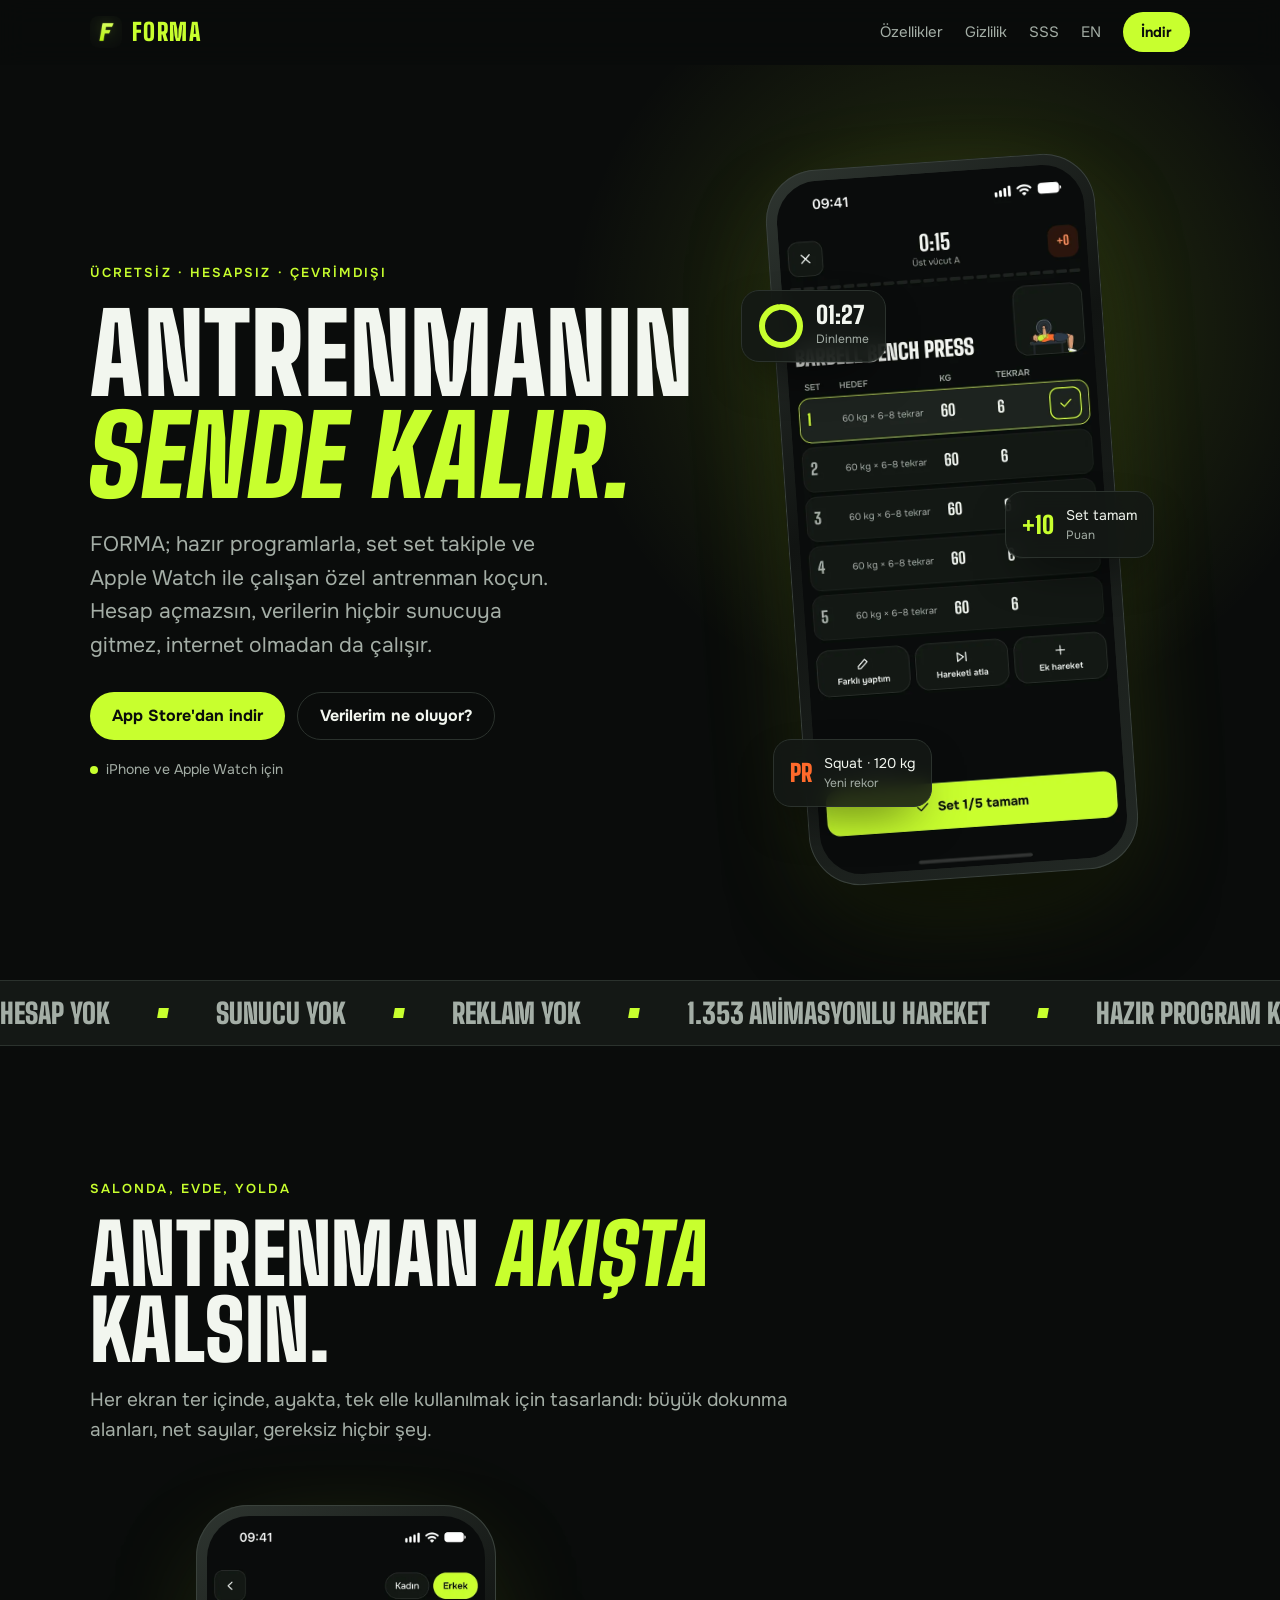
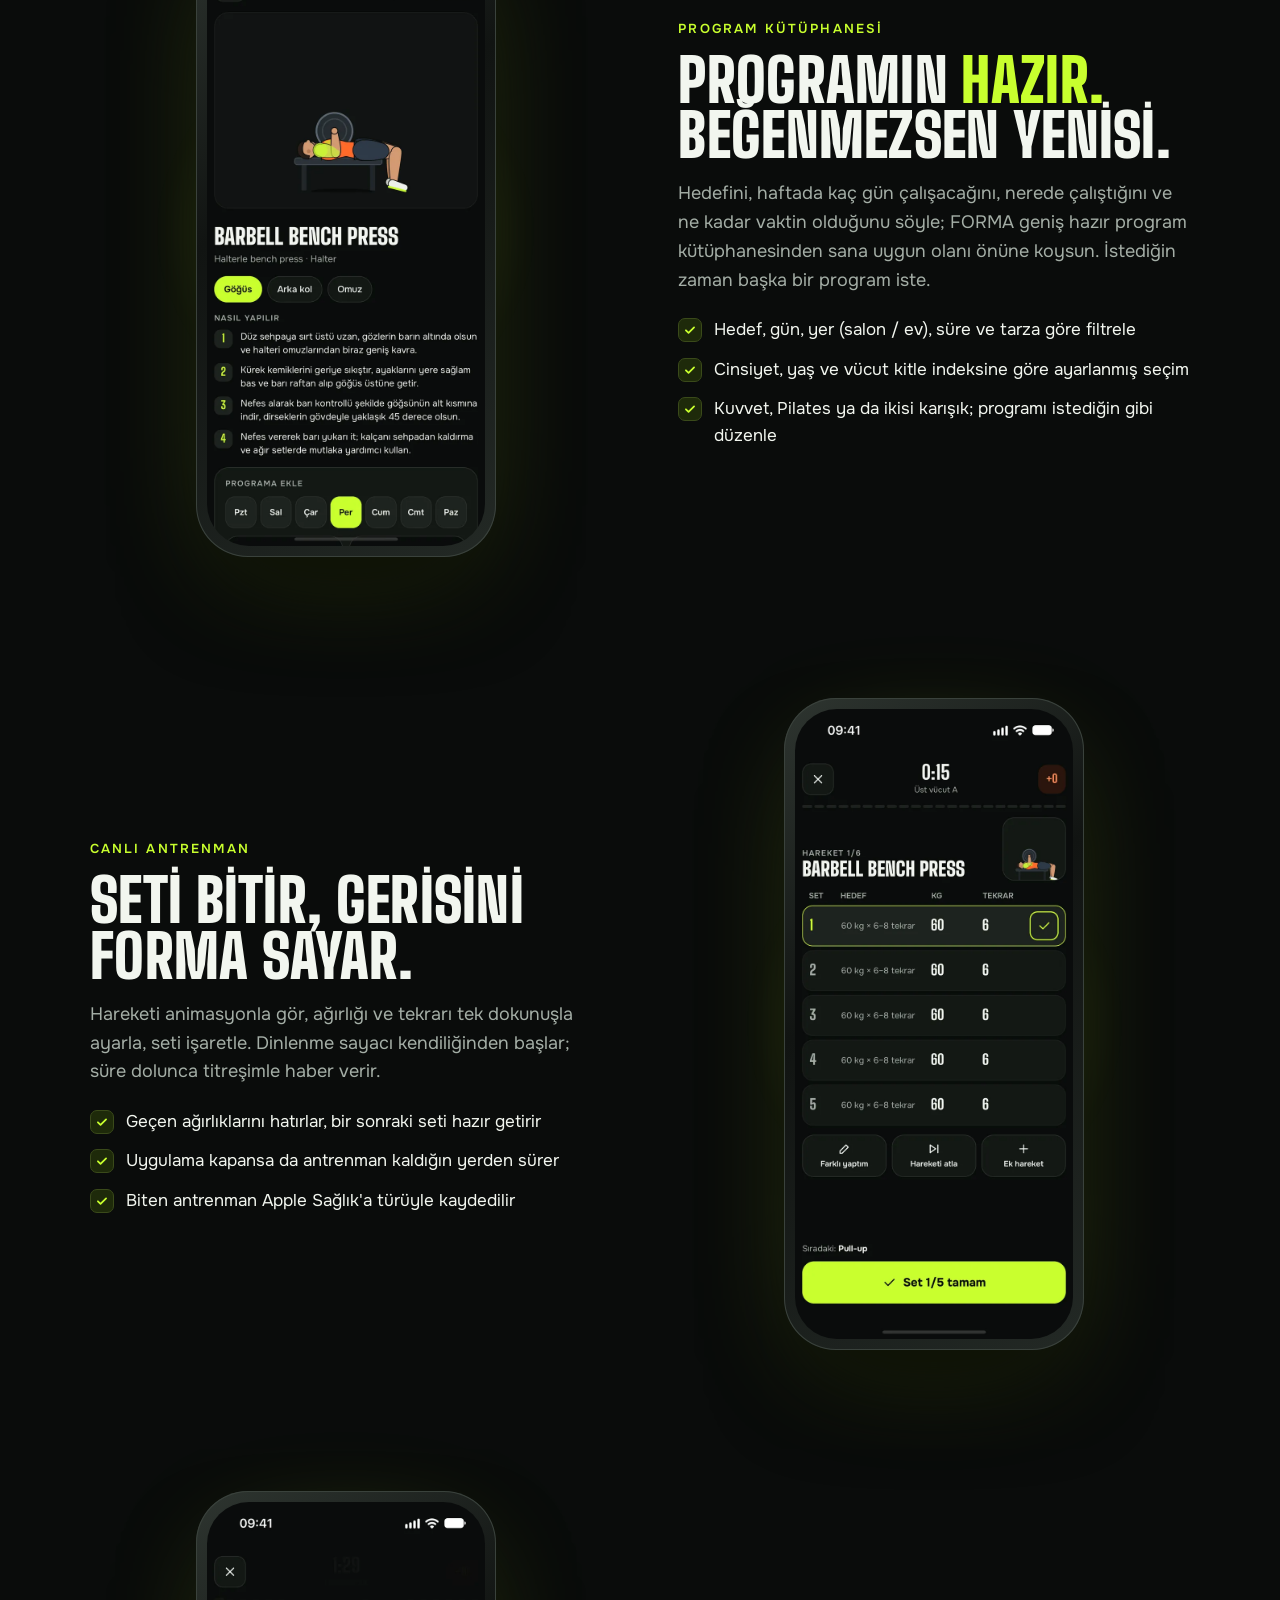
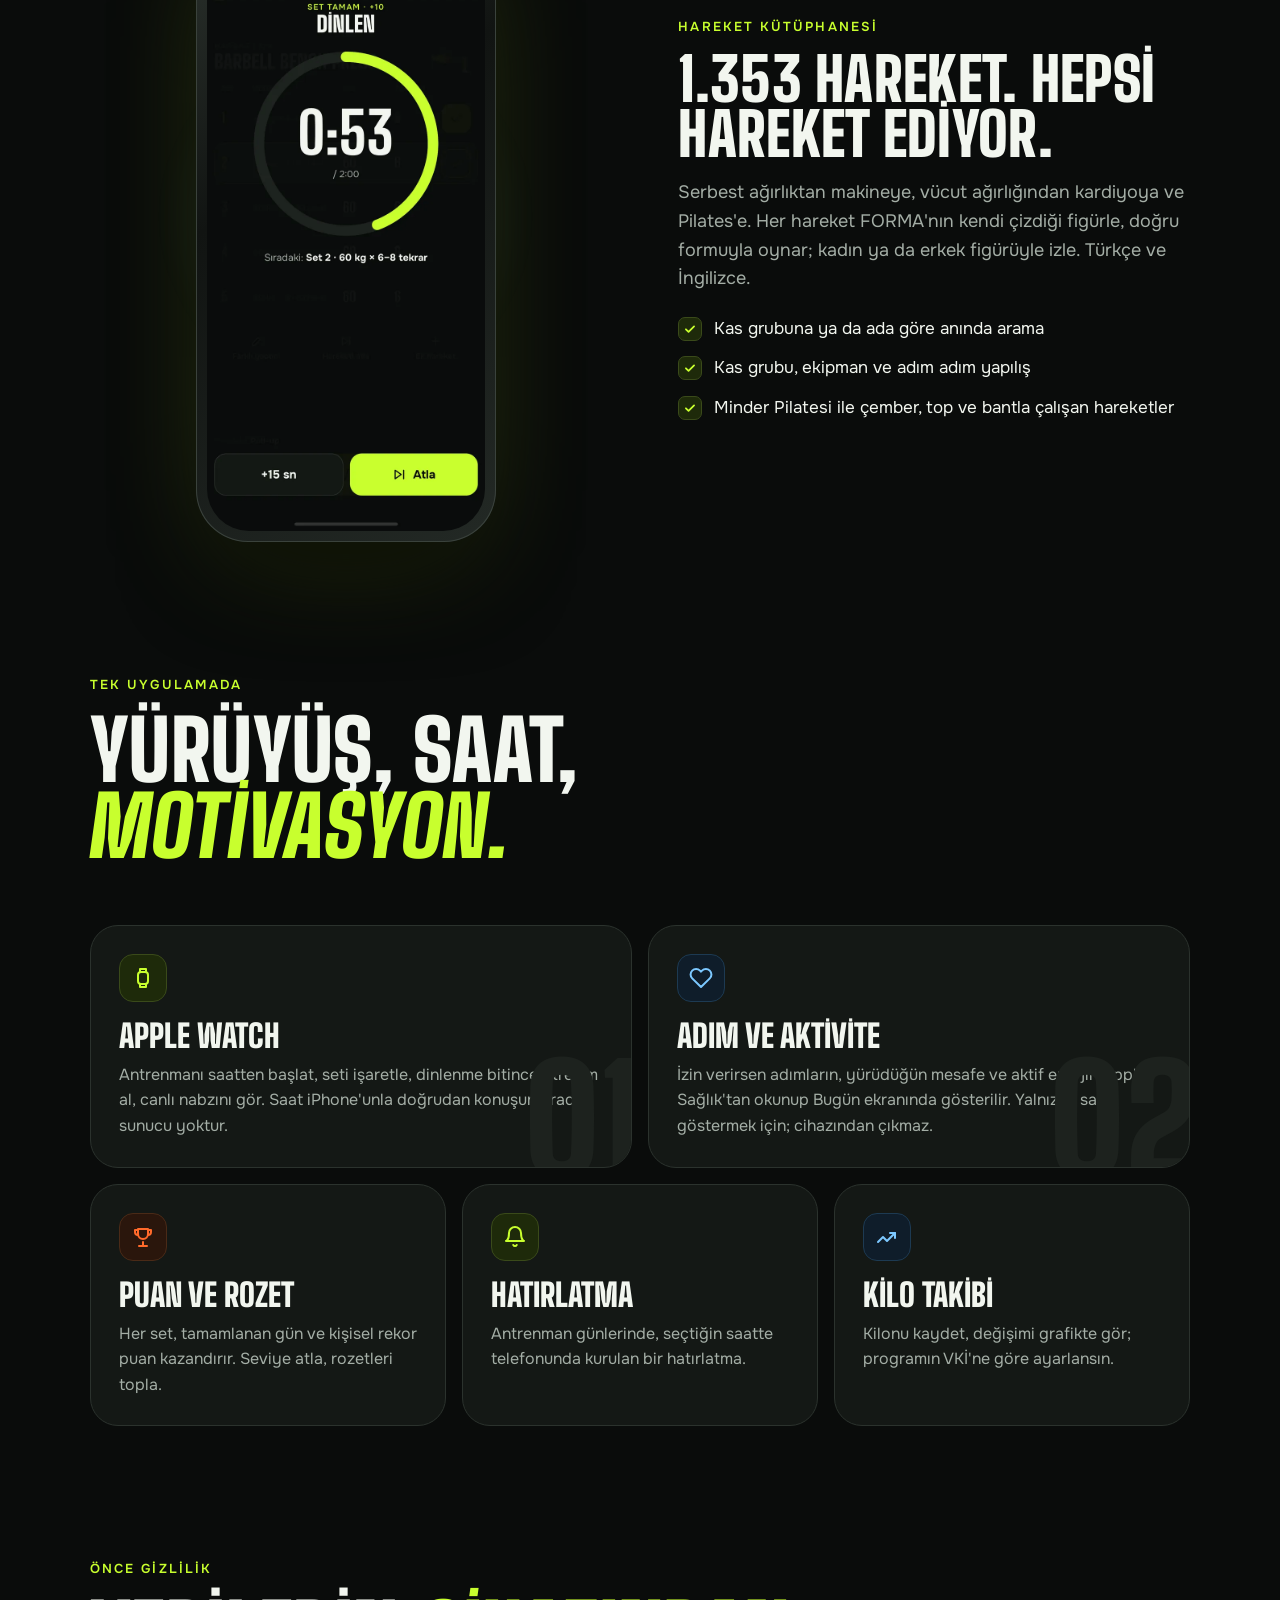
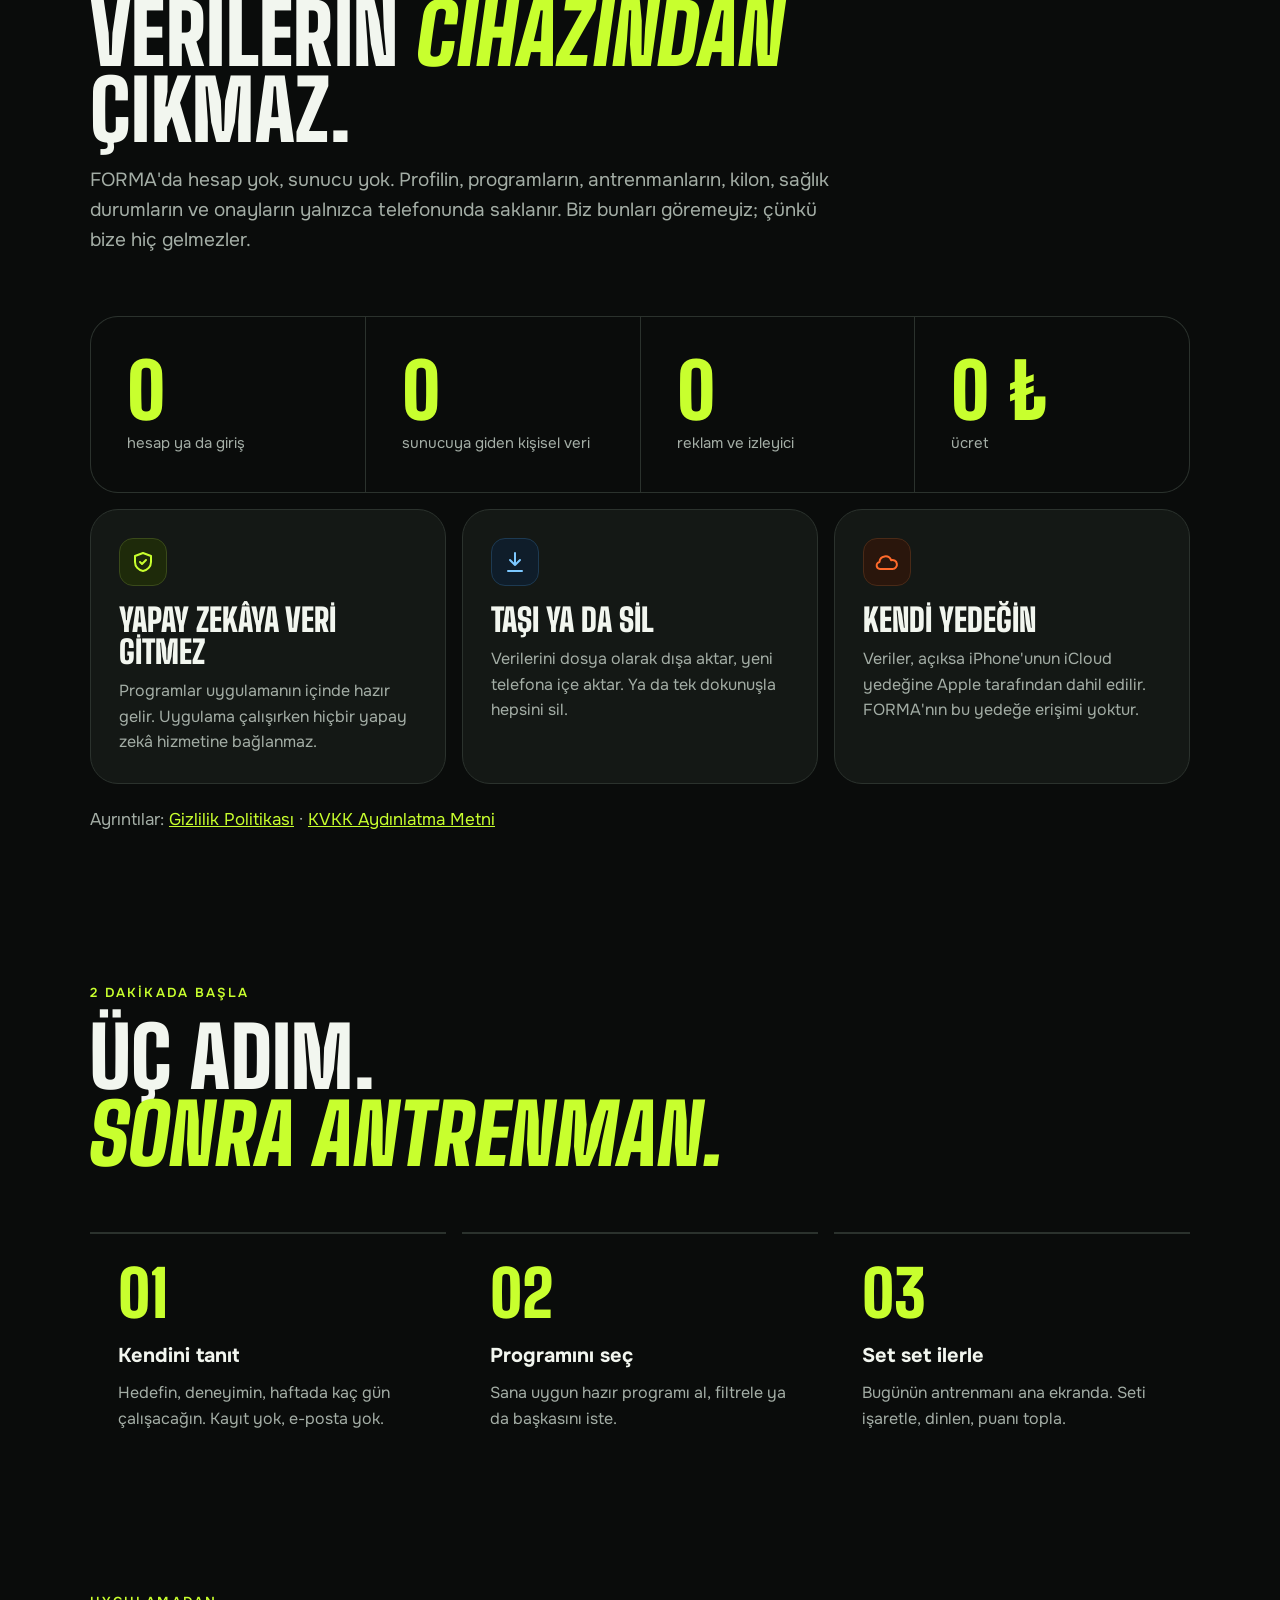
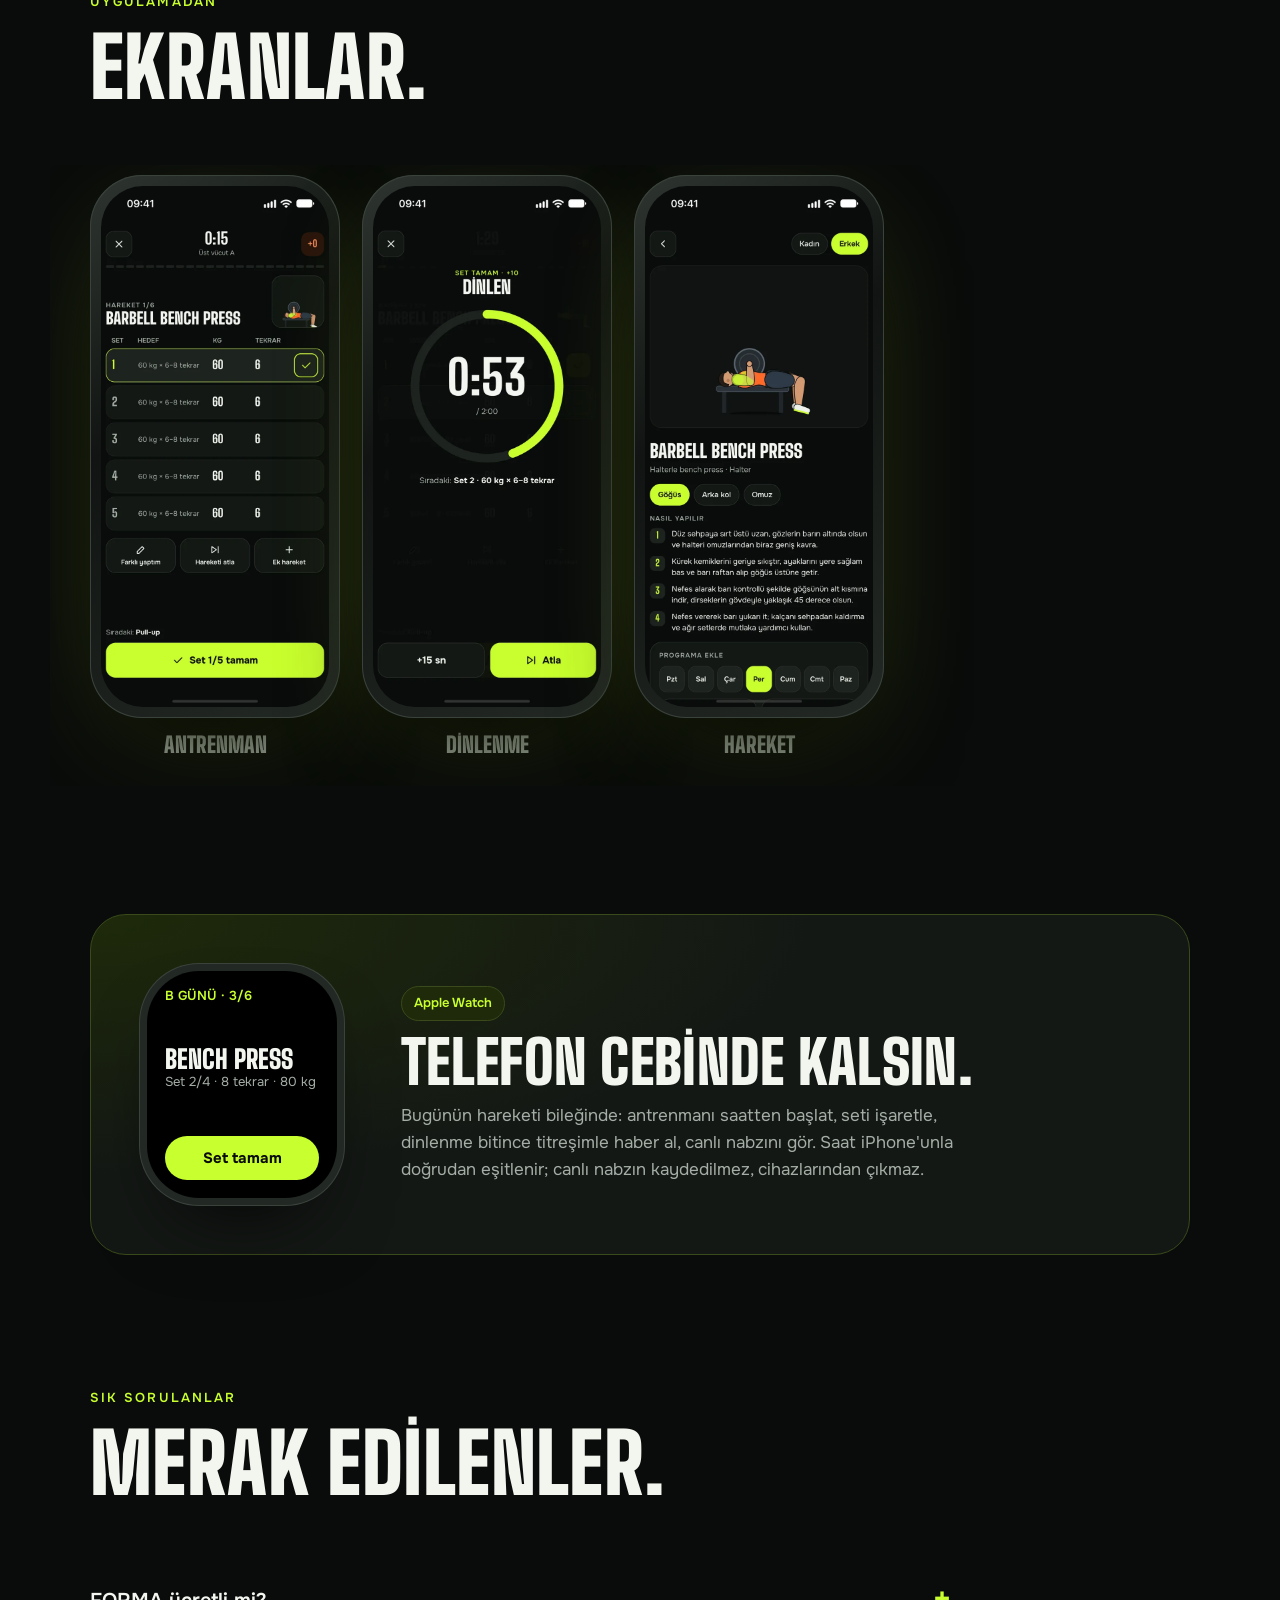
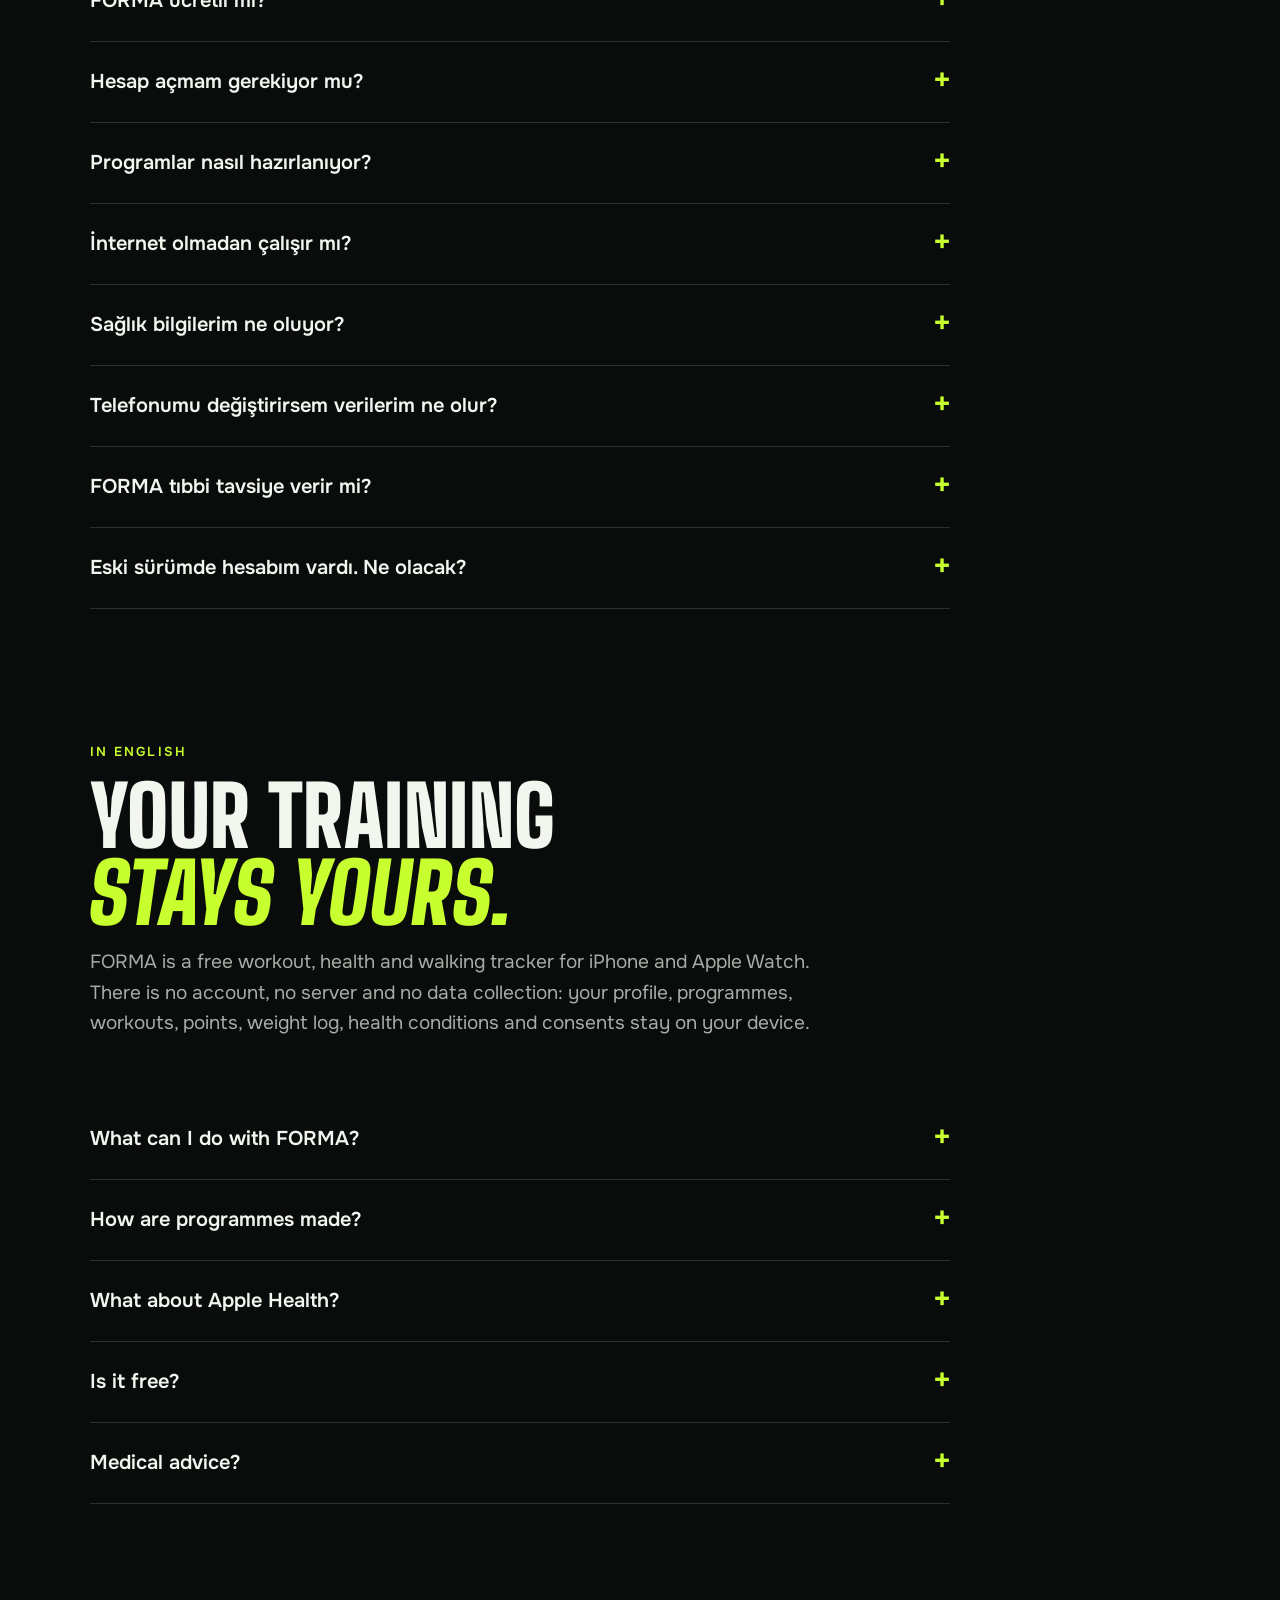
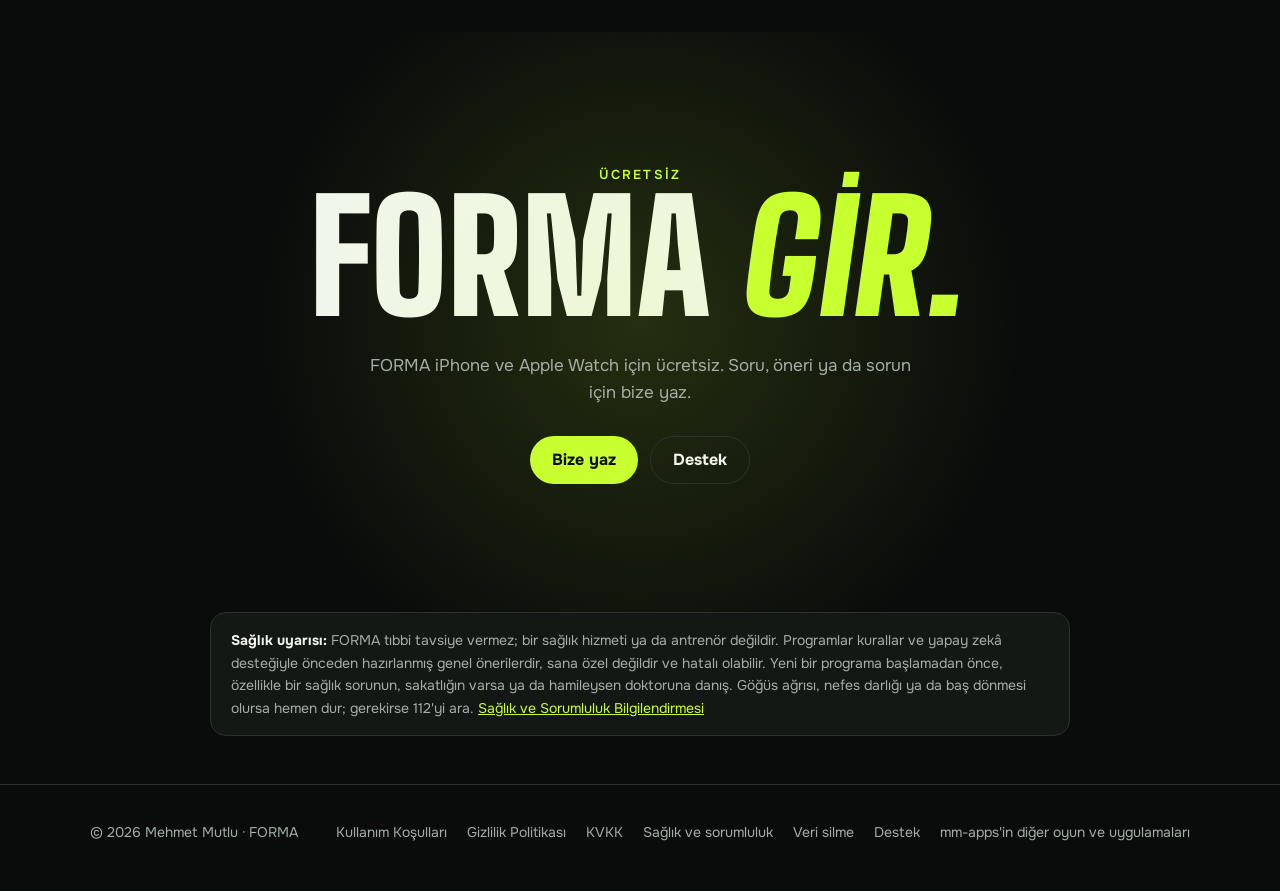
<file: index.html>
<!doctype html>
<html lang="tr">
<head>
<script>document.documentElement.classList.add('js')</script>
<meta charset="utf-8">
<meta name="viewport" content="width=device-width, initial-scale=1">
<title>FORMA · Özel, çevrimdışı, ücretsiz antrenman koçu</title>
<meta name="description" content="FORMA; hazır program kütüphanesi, set set antrenman takibi, Apple Watch, Apple Sağlık adımları, Pilates ve 1.353 animasyonlu hareket sunan ücretsiz iPhone uygulaması. Hesap yok, sunucu yok: verilerin cihazından çıkmaz.">
<meta name="theme-color" content="#0A0C0B">
<meta property="og:title" content="FORMA · Özel, çevrimdışı, ücretsiz antrenman koçu">
<meta property="og:description" content="Hazır programlar, set set takip, Apple Watch ve 1.353 animasyonlu hareket. Hesap yok, sunucu yok, reklam yok.">
<meta property="og:type" content="website">
<meta property="og:image" content="https://forma.mm-apps.com/og.png">
<meta property="og:image:width" content="1200">
<meta property="og:image:height" content="630">
<meta name="twitter:card" content="summary_large_image">
<link rel="icon" href="favicon.svg" type="image/svg+xml">
<link rel="icon" href="favicon.png" type="image/png">
<link rel="apple-touch-icon" href="apple-touch-icon.png">
<link rel="preconnect" href="https://fonts.googleapis.com">
<link rel="preconnect" href="https://fonts.gstatic.com" crossorigin>
<link href="https://fonts.googleapis.com/css2?family=Big+Shoulders+Display:wght@800;900&family=Onest:wght@400;500;600;700&display=swap" rel="stylesheet">
<link rel="stylesheet" href="landing.css">
</head>
<body>

<header class="top" id="top">
  <div class="wrap">
    <a class="brand" href="./" aria-label="FORMA ana sayfa"><img src="apple-touch-icon.png" alt=""><span>FORMA</span></a>
    <nav aria-label="Sayfa">
      <a href="#ozellikler">Özellikler</a>
      <a href="#gizlilik">Gizlilik</a>
      <a href="#sss">SSS</a>
      <a href="#english" lang="en">EN</a>
      <a class="btn btn-volt" href="#indir">İndir</a>
    </nav>
  </div>
</header>

<main>
<!-- ============ hero -->
<section class="hero">
  <div class="wrap grid">
    <div>
      <span class="eyebrow">Ücretsiz · Hesapsız · Çevrimdışı</span>
      <h1 class="display"><span class="line">Antrenmanın</span><span class="line slant volt">sende kalır.</span></h1>
      <p class="lead">FORMA; hazır programlarla, set set takiple ve Apple Watch ile çalışan özel antrenman koçun. Hesap açmazsın, verilerin hiçbir sunucuya gitmez, internet olmadan da çalışır.</p>
      <div class="cta">
        <a class="btn btn-volt" href="https://apps.apple.com/app/id6823314255" rel="noopener">App Store'dan indir</a>
        <a class="btn btn-ghost" href="#gizlilik">Verilerim ne oluyor?</a>
      </div>
      <div class="store-note"><span class="dot"></span>iPhone ve Apple Watch için</div>
    </div>
    <div class="stage" aria-hidden="true">
      <div class="phone"><img src="shots/antrenman.webp" alt="" width="1320" height="2868" fetchpriority="high"></div>
      <div class="chip rest">
        <svg class="ring" viewBox="0 0 46 46"><circle class="bg" cx="23" cy="23" r="19"/><circle class="fg" id="ring" cx="23" cy="23" r="19" stroke-dasharray="119.4" stroke-dashoffset="0"/></svg>
        <div><b id="rest">01:30</b><small>Dinlenme</small></div>
      </div>
      <div class="chip points"><b class="volt">+10</b><div>Set tamam<small>Puan</small></div></div>
      <div class="chip pr"><b style="color:var(--ember)">PR</b><div>Squat · 120 kg<small>Yeni rekor</small></div></div>
    </div>
  </div>
</section>

<div class="marquee" aria-hidden="true">
  <div class="track">
    <span>Hesap yok</span><span>Sunucu yok</span><span>Reklam yok</span><span>1.353 animasyonlu hareket</span><span>Hazır program kütüphanesi</span><span>Apple Watch</span><span>Pilates</span>
    <span>Hesap yok</span><span>Sunucu yok</span><span>Reklam yok</span><span>1.353 animasyonlu hareket</span><span>Hazır program kütüphanesi</span><span>Apple Watch</span><span>Pilates</span>
  </div>
</div>

<!-- ============ özellikler -->
<section id="ozellikler">
  <div class="wrap">
    <div class="section-head reveal">
      <span class="eyebrow">Salonda, evde, yolda</span>
      <h2 class="display">Antrenman <span class="volt slant">akışta</span> kalsın.</h2>
      <p>Her ekran ter içinde, ayakta, tek elle kullanılmak için tasarlandı: büyük dokunma alanları, net sayılar, gereksiz hiçbir şey.</p>
    </div>

    <div class="feature reveal" id="programlar" style="--glow: rgba(200, 255, 46, .2)">
      <div class="shot"><div class="phone"><img src="shots/hareket.webp" alt="FORMA hareket ekranı: animasyonlu figür ve adım adım yapılış" width="1320" height="2868" loading="lazy"></div></div>
      <div>
        <span class="eyebrow">Program kütüphanesi</span>
        <h3 class="display">Programın <span class="volt">hazır.</span> Beğenmezsen yenisi.</h3>
        <p>Hedefini, haftada kaç gün çalışacağını, nerede çalıştığını ve ne kadar vaktin olduğunu söyle; FORMA geniş hazır program kütüphanesinden sana uygun olanı önüne koysun. İstediğin zaman başka bir program iste.</p>
        <ul class="ticks">
          <li>Hedef, gün, yer (salon / ev), süre ve tarza göre filtrele</li>
          <li>Cinsiyet, yaş ve vücut kitle indeksine göre ayarlanmış seçim</li>
          <li>Kuvvet, Pilates ya da ikisi karışık; programı istediğin gibi düzenle</li>
        </ul>
      </div>
    </div>

    <div class="feature flip reveal" id="antrenman">
      <div class="shot"><div class="phone"><img src="shots/antrenman.webp" alt="FORMA antrenman ekranı: set, tekrar ve kilo takibi" width="1320" height="2868" loading="lazy"></div></div>
      <div>
        <span class="eyebrow">Canlı antrenman</span>
        <h3 class="display">Seti bitir, gerisini FORMA sayar.</h3>
        <p>Hareketi animasyonla gör, ağırlığı ve tekrarı tek dokunuşla ayarla, seti işaretle. Dinlenme sayacı kendiliğinden başlar; süre dolunca titreşimle haber verir.</p>
        <ul class="ticks">
          <li>Geçen ağırlıklarını hatırlar, bir sonraki seti hazır getirir</li>
          <li>Uygulama kapansa da antrenman kaldığın yerden sürer</li>
          <li>Biten antrenman Apple Sağlık'a türüyle kaydedilir</li>
        </ul>
      </div>
    </div>

    <div class="feature reveal" style="--glow: rgba(124, 200, 255, .16)">
      <div class="shot"><div class="phone"><img src="shots/dinlenme.webp" alt="FORMA dinlenme sayacı" width="1320" height="2868" loading="lazy"></div></div>
      <div>
        <span class="eyebrow">Hareket kütüphanesi</span>
        <h3 class="display">1.353 hareket. Hepsi hareket ediyor.</h3>
        <p>Serbest ağırlıktan makineye, vücut ağırlığından kardiyoya ve Pilates'e. Her hareket FORMA'nın kendi çizdiği figürle, doğru formuyla oynar; kadın ya da erkek figürüyle izle. Türkçe ve İngilizce.</p>
        <ul class="ticks">
          <li>Kas grubuna ya da ada göre anında arama</li>
          <li>Kas grubu, ekipman ve adım adım yapılış</li>
          <li>Minder Pilatesi ile çember, top ve bantla çalışan hareketler</li>
        </ul>
      </div>
    </div>
  </div>
</section>

<!-- ============ bento -->
<section style="padding-top:0">
  <div class="wrap">
    <div class="section-head reveal">
      <span class="eyebrow">Tek uygulamada</span>
      <h2 class="display">Yürüyüş, saat, <span class="volt slant">motivasyon.</span></h2>
    </div>
    <div class="bento">
      <article class="card wide reveal">
        <div class="icon"><svg viewBox="0 0 24 24"><rect x="7" y="6" width="10" height="12" rx="3"/><path d="M9 6V3h6v3M9 18v3h6v-3"/></svg></div>
        <h4>Apple Watch</h4>
        <p>Antrenmanı saatten başlat, seti işaretle, dinlenme bitince titreşim al, canlı nabzını gör. Saat iPhone'unla doğrudan konuşur; arada sunucu yoktur.</p>
        <span class="big">01</span>
      </article>
      <article class="card wide ice reveal">
        <div class="icon"><svg viewBox="0 0 24 24"><path d="M20.8 4.6a5.5 5.5 0 0 0-7.8 0L12 5.7l-1-1.1a5.5 5.5 0 0 0-7.8 7.8L12 21l8.8-8.6a5.5 5.5 0 0 0 0-7.8Z"/></svg></div>
        <h4>Adım ve aktivite</h4>
        <p>İzin verirsen adımların, yürüdüğün mesafe ve aktif enerjin Apple Sağlık'tan okunup Bugün ekranında gösterilir. Yalnızca sana göstermek için; cihazından çıkmaz.</p>
        <span class="big">02</span>
      </article>
      <article class="card ember reveal">
        <div class="icon"><svg viewBox="0 0 24 24"><path d="M8 21h8M12 17v4M7 4h10v5a5 5 0 0 1-10 0V4Z"/><path d="M17 5h3v2a3 3 0 0 1-3 3M7 5H4v2a3 3 0 0 0 3 3"/></svg></div>
        <h4>Puan ve rozet</h4>
        <p>Her set, tamamlanan gün ve kişisel rekor puan kazandırır. Seviye atla, rozetleri topla.</p>
      </article>
      <article class="card reveal">
        <div class="icon"><svg viewBox="0 0 24 24"><path d="M6 8a6 6 0 1 1 12 0c0 7 3 8 3 8H3s3-1 3-8"/><path d="M10.3 20a1.9 1.9 0 0 0 3.4 0"/></svg></div>
        <h4>Hatırlatma</h4>
        <p>Antrenman günlerinde, seçtiğin saatte telefonunda kurulan bir hatırlatma.</p>
      </article>
      <article class="card ice reveal">
        <div class="icon"><svg viewBox="0 0 24 24"><path d="M3 17l5-5 4 4 8-8"/><path d="M15 8h5v5"/></svg></div>
        <h4>Kilo takibi</h4>
        <p>Kilonu kaydet, değişimi grafikte gör; programın VKİ'ne göre ayarlansın.</p>
      </article>
    </div>
  </div>
</section>

<!-- ============ gizlilik -->
<section id="gizlilik" style="padding-top:0">
  <div class="wrap">
    <div class="section-head reveal">
      <span class="eyebrow">Önce gizlilik</span>
      <h2 class="display">Verilerin <span class="volt slant">cihazından</span> çıkmaz.</h2>
      <p>FORMA'da hesap yok, sunucu yok. Profilin, programların, antrenmanların, kilon, sağlık durumların ve onayların yalnızca telefonunda saklanır. Biz bunları göremeyiz; çünkü bize hiç gelmezler.</p>
    </div>
    <div class="stats reveal">
      <div class="stat"><b>0</b><span>hesap ya da giriş</span></div>
      <div class="stat"><b>0</b><span>sunucuya giden kişisel veri</span></div>
      <div class="stat"><b>0</b><span>reklam ve izleyici</span></div>
      <div class="stat"><b>0 ₺</b><span>ücret</span></div>
    </div>
    <div class="bento" style="margin-top:16px">
      <article class="card reveal">
        <div class="icon"><svg viewBox="0 0 24 24"><path d="M12 3 4 6v6c0 4.5 3.4 8.3 8 9 4.6-.7 8-4.5 8-9V6l-8-3Z"/><path d="m9 12 2 2 4-4"/></svg></div>
        <h4>Yapay zekâya veri gitmez</h4>
        <p>Programlar uygulamanın içinde hazır gelir. Uygulama çalışırken hiçbir yapay zekâ hizmetine bağlanmaz.</p>
      </article>
      <article class="card ice reveal">
        <div class="icon"><svg viewBox="0 0 24 24"><path d="M12 3v12M7 10l5 5 5-5"/><path d="M5 21h14"/></svg></div>
        <h4>Taşı ya da sil</h4>
        <p>Verilerini dosya olarak dışa aktar, yeni telefona içe aktar. Ya da tek dokunuşla hepsini sil.</p>
      </article>
      <article class="card ember reveal">
        <div class="icon"><svg viewBox="0 0 24 24"><path d="M17.5 19a4.5 4.5 0 1 0-1.4-8.8A6 6 0 0 0 4.5 12 3.5 3.5 0 0 0 6 19h11.5Z"/></svg></div>
        <h4>Kendi yedeğin</h4>
        <p>Veriler, açıksa iPhone'unun iCloud yedeğine Apple tarafından dahil edilir. FORMA'nın bu yedeğe erişimi yoktur.</p>
      </article>
    </div>
    <p class="muted reveal" style="margin-top:22px">Ayrıntılar: <a class="volt" href="gizlilik/">Gizlilik Politikası</a> · <a class="volt" href="kvkk/">KVKK Aydınlatma Metni</a></p>
  </div>
</section>

<!-- ============ adımlar -->
<section style="padding-top:0">
  <div class="wrap">
    <div class="section-head reveal">
      <span class="eyebrow">2 dakikada başla</span>
      <h2 class="display">Üç adım. <span class="volt slant">Sonra antrenman.</span></h2>
    </div>
    <div class="steps">
      <div class="step reveal"><h4>Kendini tanıt</h4><p>Hedefin, deneyimin, haftada kaç gün çalışacağın. Kayıt yok, e-posta yok.</p></div>
      <div class="step reveal"><h4>Programını seç</h4><p>Sana uygun hazır programı al, filtrele ya da başkasını iste.</p></div>
      <div class="step reveal"><h4>Set set ilerle</h4><p>Bugünün antrenmanı ana ekranda. Seti işaretle, dinlen, puanı topla.</p></div>
    </div>
  </div>
</section>

<!-- ============ galeri -->
<section style="padding-top:0">
  <div class="wrap">
    <div class="section-head reveal">
      <span class="eyebrow">Uygulamadan</span>
      <h2 class="display">Ekranlar.</h2>
    </div>
    <div class="gallery reveal" tabindex="0" aria-label="Uygulama ekran görüntüleri">
      <figure><div class="phone"><img src="shots/antrenman.webp" alt="Antrenman ekranı" width="1320" height="2868" loading="lazy"></div><figcaption>Antrenman</figcaption></figure>
      <figure><div class="phone"><img src="shots/dinlenme.webp" alt="Dinlenme sayacı" width="1320" height="2868" loading="lazy"></div><figcaption>Dinlenme</figcaption></figure>
      <figure><div class="phone"><img src="shots/hareket.webp" alt="Hareket detayı" width="1320" height="2868" loading="lazy"></div><figcaption>Hareket</figcaption></figure>
    </div>
  </div>
</section>

<!-- ============ saat -->
<section style="padding-top:0">
  <div class="wrap">
    <div class="watch-band reveal">
      <div class="watch" aria-hidden="true">
        <div class="w-top">B GÜNÜ · 3/6</div>
        <div><div class="w-ex">Bench Press</div><div class="w-set">Set 2/4 · 8 tekrar · 80 kg</div></div>
        <div class="w-btn">Set tamam</div>
      </div>
      <div>
        <span class="badge">Apple Watch</span>
        <h3 class="display">Telefon cebinde kalsın.</h3>
        <p>Bugünün hareketi bileğinde: antrenmanı saatten başlat, seti işaretle, dinlenme bitince titreşimle haber al, canlı nabzını gör. Saat iPhone'unla doğrudan eşitlenir; canlı nabzın kaydedilmez, cihazlarından çıkmaz.</p>
      </div>
    </div>
  </div>
</section>

<!-- ============ sss -->
<section id="sss" style="padding-top:0">
  <div class="wrap">
    <div class="section-head reveal">
      <span class="eyebrow">Sık sorulanlar</span>
      <h2 class="display">Merak edilenler.</h2>
    </div>
    <div class="faq reveal">
      <details><summary>FORMA ücretli mi?</summary><p>Hayır. FORMA ücretsizdir; reklam ve uygulama içi satın alma yoktur.</p></details>
      <details><summary>Hesap açmam gerekiyor mu?</summary><p>Hayır, hesap yoktur. Uygulamayı açar, kendini tanıtır ve başlarsın. Tüm verilerin yalnızca telefonunda saklanır.</p></details>
      <details><summary>Programlar nasıl hazırlanıyor?</summary><p>Programlar; antrenman kuralları ve yapay zekâ desteğiyle önceden hazırlanmış, koddaki kurallarla denetlenmiş genel programlardır ve uygulamanın içinde hazır gelir. Uygulama çalışırken bir yapay zekâ hizmetine bağlanmaz; programlar senin için bir yapay zekâ tarafından kişisel olarak üretilmez. Hedefine, gün sayına, yerine, sürene, cinsiyetine, yaşına ve VKİ'ne göre uygun olanlar seçilir.</p></details>
      <details><summary>İnternet olmadan çalışır mı?</summary><p>Evet. Programlar, hareketler, antrenman takibi ve Apple Watch internet olmadan çalışır.</p></details>
      <details><summary>Sağlık bilgilerim ne oluyor?</summary><p>Seçtiğin sağlık durumları ve Apple Sağlık'tan okunan adım, mesafe, aktif enerji ve antrenmanlar yalnızca telefonunda, sana göstermek ve program seçmek için kullanılır. Bize ya da başka birine gönderilmez, reklam için kullanılmaz. Ayrıntılar <a class="volt" href="gizlilik/#apple-saglik">Gizlilik Politikası</a>'nda.</p></details>
      <details><summary>Telefonumu değiştirirsem verilerim ne olur?</summary><p>iCloud yedeğinden geri yüklersen verilerin de gelir. Ya da uygulamadan verilerini dosya olarak dışa aktarıp yeni telefonda içe aktarabilirsin. Uygulamayı yedeksiz silersen veriler geri getirilemez; çünkü bizde kopyası yoktur.</p></details>
      <details><summary>FORMA tıbbi tavsiye verir mi?</summary><p>Hayır. FORMA bir sağlık hizmeti değildir; programlar genel önerilerdir ve sana uygun olmayabilir. Yeni bir programa başlamadan önce, özellikle bir sağlık sorunun varsa doktoruna danış. Ayrıntılar <a class="volt" href="sorumluluk/">Sağlık ve Sorumluluk Bilgilendirmesi</a>'nde.</p></details>
      <details><summary>Eski sürümde hesabım vardı. Ne olacak?</summary><p>Eski sürümlerdeki hesap verilerinin silinmesini e-postayla isteyebilirsin. Nasıl yapılacağı <a class="volt" href="hesap-silme/">veri silme sayfasında</a>.</p></details>
      
    </div>
  </div>
</section>

<!-- ============ english -->
<section id="english" lang="en" style="padding-top:0">
  <div class="wrap">
    <div class="section-head reveal">
      <span class="eyebrow">In English</span>
      <h2 class="display">Your training <span class="volt slant">stays yours.</span></h2>
      <p>FORMA is a free workout, health and walking tracker for iPhone and Apple Watch. There is no account, no server and no data collection: your profile, programmes, workouts, points, weight log, health conditions and consents stay on your device.</p>
    </div>
    <div class="faq reveal">
      <details><summary>What can I do with FORMA?</summary><p>Pick a programme from a large built-in library and filter by goal, days, location, minutes and style, or ask for another one anytime. Track every set with an automatic rest timer, follow 1,353 exercises with animated figures (including mat Pilates and ring, ball and band work), earn points, badges and levels, log your weight, and train from your Apple Watch. The app is available in Turkish and English.</p></details>
      <details><summary>How are programmes made?</summary><p>Programmes are pre-made general programmes, written with AI assistance and coaching rules and checked by rules in code. They ship inside the app. FORMA does not connect to any AI service at runtime and nothing is personalised for you by an AI service; suitable programmes are selected on your device based on your sex, age, BMI and preferences.</p></details>
      <details><summary>What about Apple Health?</summary><p>With your permission, FORMA reads steps, distance, active energy and workouts from Apple Health only to show them to you, and writes your finished workouts back to Apple Health. This data never leaves your device and is never used for advertising. See the <a class="volt" href="gizlilik/#english">Privacy Policy</a>.</p></details>
      <details><summary>Is it free?</summary><p>Yes. No ads, no in-app purchases, no subscription.</p></details>
      <details><summary>Medical advice?</summary><p>No. FORMA is not a health service. Talk to your doctor before starting a new programme, especially if you have a health condition. See the <a class="volt" href="sorumluluk/#english">Health &amp; Responsibility Notice</a>.</p></details>
    </div>
  </div>
</section>

<!-- ============ kapanış -->
<section class="final" id="indir">
  <div class="wrap">
    <span class="eyebrow">Ücretsiz</span>
    <h2 class="display">Forma <span class="volt slant">gir.</span></h2>
    <p class="muted" style="max-width:52ch;margin:0 auto 30px;position:relative">FORMA iPhone ve Apple Watch için ücretsiz. Soru, öneri ya da sorun için bize yaz.</p>
    <div class="cta">
      <a class="btn btn-volt" href="mailto:destek@mm-apps.com?subject=FORMA">Bize yaz</a>
      <a class="btn btn-ghost" href="destek/">Destek</a>
    </div>
  </div>
</section>

<!-- ============ sağlık uyarısı -->
<aside class="disclaimer" aria-label="Sağlık uyarısı">
  <div class="wrap">
    <p><strong>Sağlık uyarısı:</strong> FORMA tıbbi tavsiye vermez; bir sağlık hizmeti ya da antrenör değildir. Programlar kurallar ve yapay zekâ desteğiyle önceden hazırlanmış genel önerilerdir, sana özel değildir ve hatalı olabilir. Yeni bir programa başlamadan önce, özellikle bir sağlık sorunun, sakatlığın varsa ya da hamileysen doktoruna danış. Göğüs ağrısı, nefes darlığı ya da baş dönmesi olursa hemen dur; gerekirse 112'yi ara. <a class="volt" href="sorumluluk/">Sağlık ve Sorumluluk Bilgilendirmesi</a></p>
  </div>
</aside>
</main>

<footer class="site">
  <div class="wrap">
    <span>© 2026 Mehmet Mutlu · FORMA</span>
    <nav aria-label="Yasal"><a href="kosullar/">Kullanım Koşulları</a><a href="gizlilik/">Gizlilik Politikası</a><a href="kvkk/">KVKK</a><a href="sorumluluk/">Sağlık ve sorumluluk</a><a href="hesap-silme/">Veri silme</a><a href="destek/">Destek</a><a href="https://mm-apps.com/">mm-apps'in diğer oyun ve uygulamaları</a></nav>
  </div>
</footer>

<script>
(() => {
  // Üst çubuk gölgesi (not: global "top" window.top ile çakışır; betik kapsam içinde)
  const bar = document.getElementById('top');
  addEventListener('scroll', () => bar.classList.toggle('scrolled', scrollY > 8), { passive: true });

  // Görünürken belirme
  const io = 'IntersectionObserver' in window ? new IntersectionObserver((es) => es.forEach((e) => {
    if (e.isIntersecting) { e.target.classList.add('in'); io.unobserve(e.target); }
  }), { threshold: 0.05, rootMargin: "0px 0px -5% 0px" }) : null;
  document.querySelectorAll('.reveal').forEach((el) => io ? io.observe(el) : el.classList.add('in'));

  // Hero dinlenme sayacı (uygulamadaki gibi 90 sn)
  const still = matchMedia('(prefers-reduced-motion: reduce)').matches;
  const label = document.getElementById('rest'), ring = document.getElementById('ring');
  const total = 90, len = 119.4;
  let left = total;
  const draw = () => {
    label.textContent = `${String(Math.floor(left / 60)).padStart(2, '0')}:${String(left % 60).padStart(2, '0')}`;
    ring.style.strokeDashoffset = String(len * (1 - left / total));
  };
  draw();
  if (!still) setInterval(() => { left = left <= 0 ? total : left - 1; draw(); }, 1000);
})();
</script>
</body>
</html>
</file>
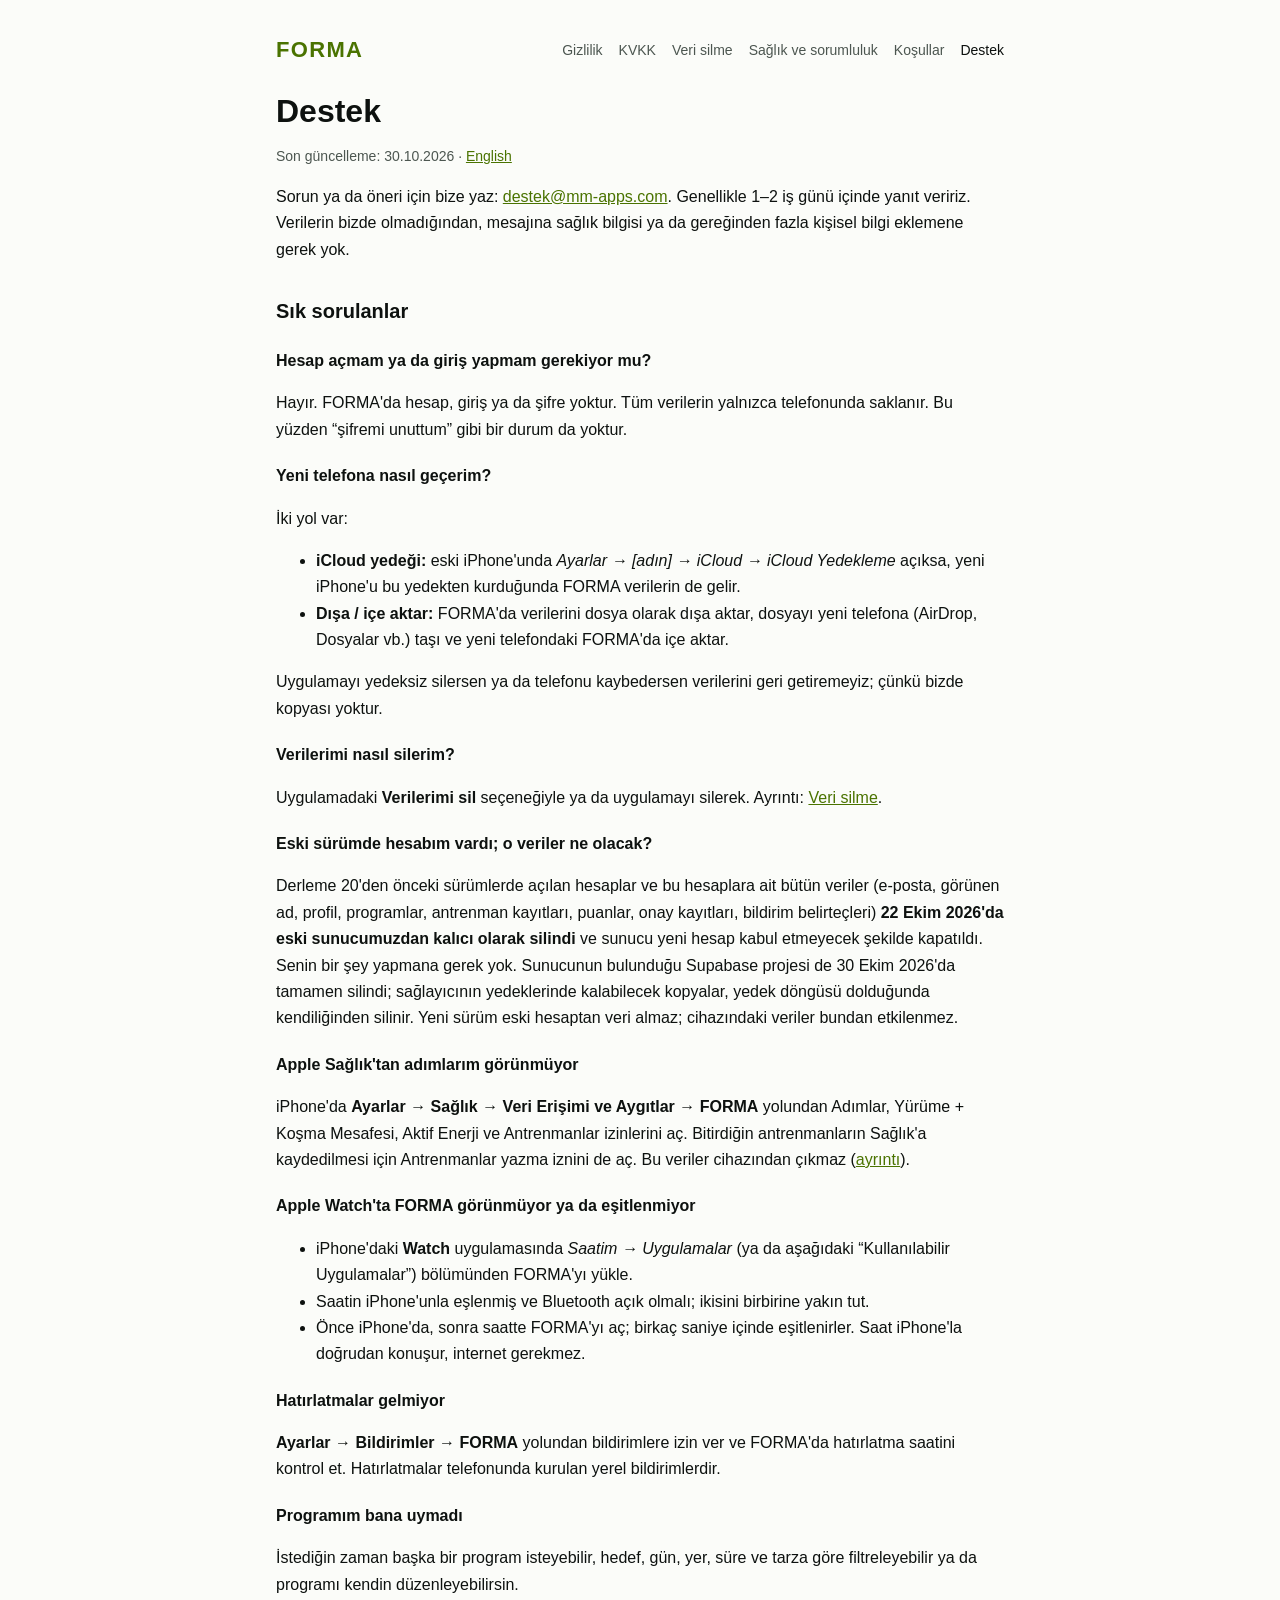
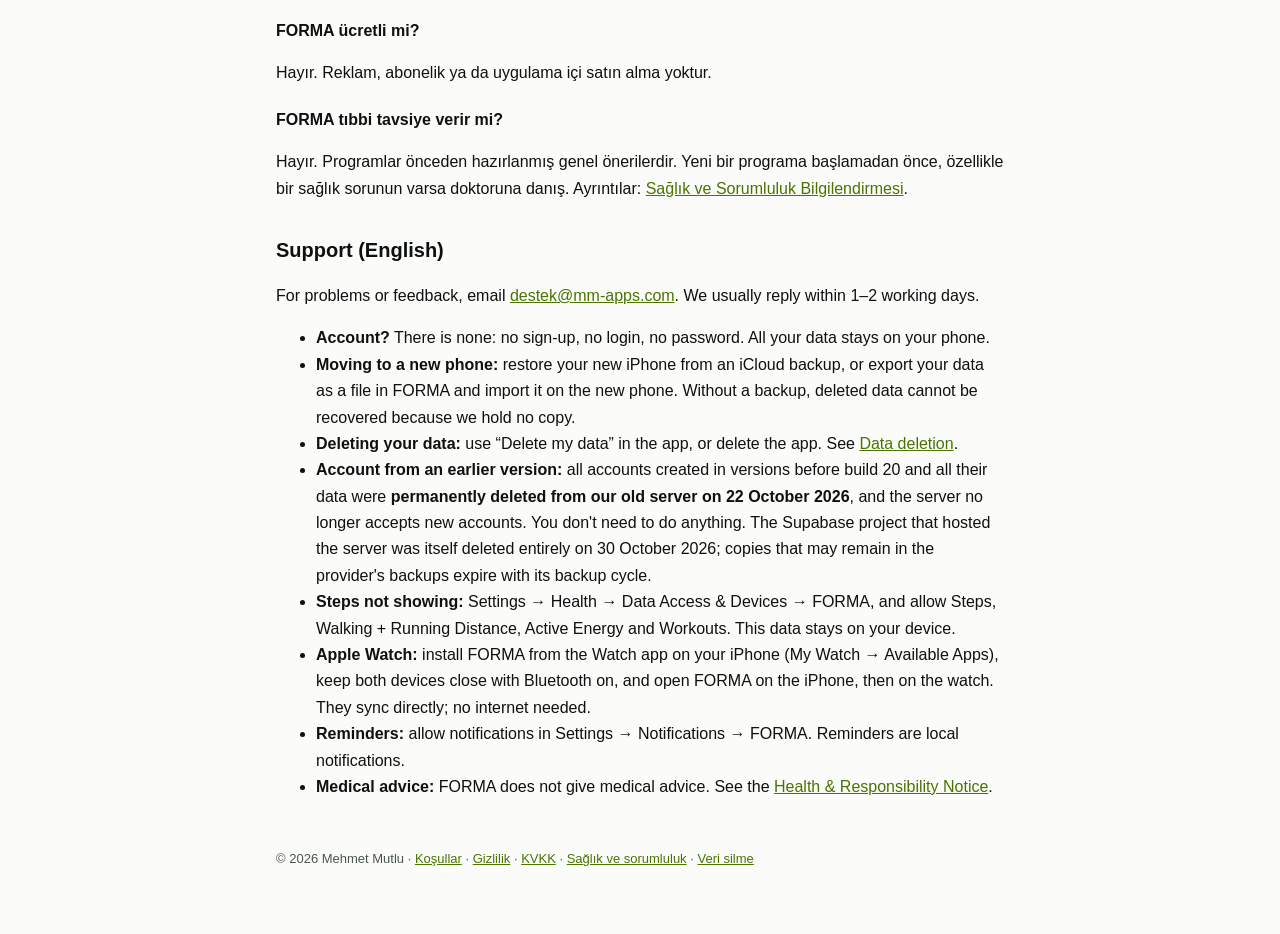
<file: destek/index.html>
<!doctype html>
<html lang="tr">
<head>
<meta charset="utf-8">
<meta name="viewport" content="width=device-width, initial-scale=1">
<title>Destek · FORMA</title>
<meta name="description" content="FORMA destek: iletişim ve sık sorulanlar. FORMA support: contact and FAQ.">
<link rel="stylesheet" href="../style.css">
<link rel="icon" href="../favicon.svg" type="image/svg+xml">
<link rel="icon" href="../favicon.png" type="image/png">
<link rel="apple-touch-icon" href="../apple-touch-icon.png">
</head>
<body>
<main>
<header>
  <a class="brand" href="../">FORMA</a>
  <nav><a href="../gizlilik/">Gizlilik</a><a href="../kvkk/">KVKK</a><a href="../hesap-silme/">Veri silme</a><a href="../sorumluluk/">Sağlık ve sorumluluk</a><a href="../kosullar/">Koşullar</a><a href="./" aria-current="page">Destek</a></nav>
</header>

<h1>Destek</h1>
<p class="muted">Son güncelleme: 30.10.2026 · <a href="#english">English</a></p>
<p>Sorun ya da öneri için bize yaz: <a href="mailto:destek@mm-apps.com">destek@mm-apps.com</a>. Genellikle 1–2 iş günü içinde yanıt veririz. Verilerin bizde olmadığından, mesajına sağlık bilgisi ya da gereğinden fazla kişisel bilgi eklemene gerek yok.</p>

<h2>Sık sorulanlar</h2>

<h3>Hesap açmam ya da giriş yapmam gerekiyor mu?</h3>
<p>Hayır. FORMA'da hesap, giriş ya da şifre yoktur. Tüm verilerin yalnızca telefonunda saklanır. Bu yüzden “şifremi unuttum” gibi bir durum da yoktur.</p>

<h3>Yeni telefona nasıl geçerim?</h3>
<p>İki yol var:</p>
<ul>
  <li><strong>iCloud yedeği:</strong> eski iPhone'unda <em>Ayarlar → [adın] → iCloud → iCloud Yedekleme</em> açıksa, yeni iPhone'u bu yedekten kurduğunda FORMA verilerin de gelir.</li>
  <li><strong>Dışa / içe aktar:</strong> FORMA'da verilerini dosya olarak dışa aktar, dosyayı yeni telefona (AirDrop, Dosyalar vb.) taşı ve yeni telefondaki FORMA'da içe aktar.</li>
</ul>
<p>Uygulamayı yedeksiz silersen ya da telefonu kaybedersen verilerini geri getiremeyiz; çünkü bizde kopyası yoktur.</p>

<h3>Verilerimi nasıl silerim?</h3>
<p>Uygulamadaki <strong>Verilerimi sil</strong> seçeneğiyle ya da uygulamayı silerek. Ayrıntı: <a href="../hesap-silme/">Veri silme</a>.</p>

<h3>Eski sürümde hesabım vardı; o veriler ne olacak?</h3>
<p>Derleme 20'den önceki sürümlerde açılan hesaplar ve bu hesaplara ait bütün veriler (e-posta, görünen ad, profil, programlar, antrenman kayıtları, puanlar, onay kayıtları, bildirim belirteçleri) <strong>22 Ekim 2026'da eski sunucumuzdan kalıcı olarak silindi</strong> ve sunucu yeni hesap kabul etmeyecek şekilde kapatıldı. Senin bir şey yapmana gerek yok. Sunucunun bulunduğu Supabase projesi de 30 Ekim 2026'da tamamen silindi; sağlayıcının yedeklerinde kalabilecek kopyalar, yedek döngüsü dolduğunda kendiliğinden silinir. Yeni sürüm eski hesaptan veri almaz; cihazındaki veriler bundan etkilenmez.</p>

<h3>Apple Sağlık'tan adımlarım görünmüyor</h3>
<p>iPhone'da <strong>Ayarlar → Sağlık → Veri Erişimi ve Aygıtlar → FORMA</strong> yolundan Adımlar, Yürüme + Koşma Mesafesi, Aktif Enerji ve Antrenmanlar izinlerini aç. Bitirdiğin antrenmanların Sağlık'a kaydedilmesi için Antrenmanlar yazma iznini de aç. Bu veriler cihazından çıkmaz (<a href="../gizlilik/#apple-saglik">ayrıntı</a>).</p>

<h3>Apple Watch'ta FORMA görünmüyor ya da eşitlenmiyor</h3>
<ul>
  <li>iPhone'daki <strong>Watch</strong> uygulamasında <em>Saatim → Uygulamalar</em> (ya da aşağıdaki “Kullanılabilir Uygulamalar”) bölümünden FORMA'yı yükle.</li>
  <li>Saatin iPhone'unla eşlenmiş ve Bluetooth açık olmalı; ikisini birbirine yakın tut.</li>
  <li>Önce iPhone'da, sonra saatte FORMA'yı aç; birkaç saniye içinde eşitlenirler. Saat iPhone'la doğrudan konuşur, internet gerekmez.</li>
</ul>

<h3>Hatırlatmalar gelmiyor</h3>
<p><strong>Ayarlar → Bildirimler → FORMA</strong> yolundan bildirimlere izin ver ve FORMA'da hatırlatma saatini kontrol et. Hatırlatmalar telefonunda kurulan yerel bildirimlerdir.</p>

<h3>Programım bana uymadı</h3>
<p>İstediğin zaman başka bir program isteyebilir, hedef, gün, yer, süre ve tarza göre filtreleyebilir ya da programı kendin düzenleyebilirsin.</p>

<h3>FORMA ücretli mi?</h3>
<p>Hayır. Reklam, abonelik ya da uygulama içi satın alma yoktur.</p>

<h3>FORMA tıbbi tavsiye verir mi?</h3>
<p>Hayır. Programlar önceden hazırlanmış genel önerilerdir. Yeni bir programa başlamadan önce, özellikle bir sağlık sorunun varsa doktoruna danış. Ayrıntılar: <a href="../sorumluluk/">Sağlık ve Sorumluluk Bilgilendirmesi</a>.</p>

<h2 id="english" lang="en">Support (English)</h2>
<div lang="en">
<p>For problems or feedback, email <a href="mailto:destek@mm-apps.com">destek@mm-apps.com</a>. We usually reply within 1–2 working days.</p>
<ul>
  <li><strong>Account?</strong> There is none: no sign-up, no login, no password. All your data stays on your phone.</li>
  <li><strong>Moving to a new phone:</strong> restore your new iPhone from an iCloud backup, or export your data as a file in FORMA and import it on the new phone. Without a backup, deleted data cannot be recovered because we hold no copy.</li>
  <li><strong>Deleting your data:</strong> use “Delete my data” in the app, or delete the app. See <a href="../hesap-silme/">Data deletion</a>.</li>
  <li><strong>Account from an earlier version:</strong> all accounts created in versions before build 20 and all their data were <strong>permanently deleted from our old server on 22 October 2026</strong>, and the server no longer accepts new accounts. You don't need to do anything. The Supabase project that hosted the server was itself deleted entirely on 30 October 2026; copies that may remain in the provider's backups expire with its backup cycle.</li>
  <li><strong>Steps not showing:</strong> Settings → Health → Data Access &amp; Devices → FORMA, and allow Steps, Walking + Running Distance, Active Energy and Workouts. This data stays on your device.</li>
  <li><strong>Apple Watch:</strong> install FORMA from the Watch app on your iPhone (My Watch → Available Apps), keep both devices close with Bluetooth on, and open FORMA on the iPhone, then on the watch. They sync directly; no internet needed.</li>
  <li><strong>Reminders:</strong> allow notifications in Settings → Notifications → FORMA. Reminders are local notifications.</li>
  <li><strong>Medical advice:</strong> FORMA does not give medical advice. See the <a href="../sorumluluk/#english">Health &amp; Responsibility Notice</a>.</li>
</ul>
</div>

<footer>© 2026 Mehmet Mutlu · <a href="../kosullar/">Koşullar</a> · <a href="../gizlilik/">Gizlilik</a> · <a href="../kvkk/">KVKK</a> · <a href="../sorumluluk/">Sağlık ve sorumluluk</a> · <a href="../hesap-silme/">Veri silme</a></footer>
</main>
</body>
</html>
</file>
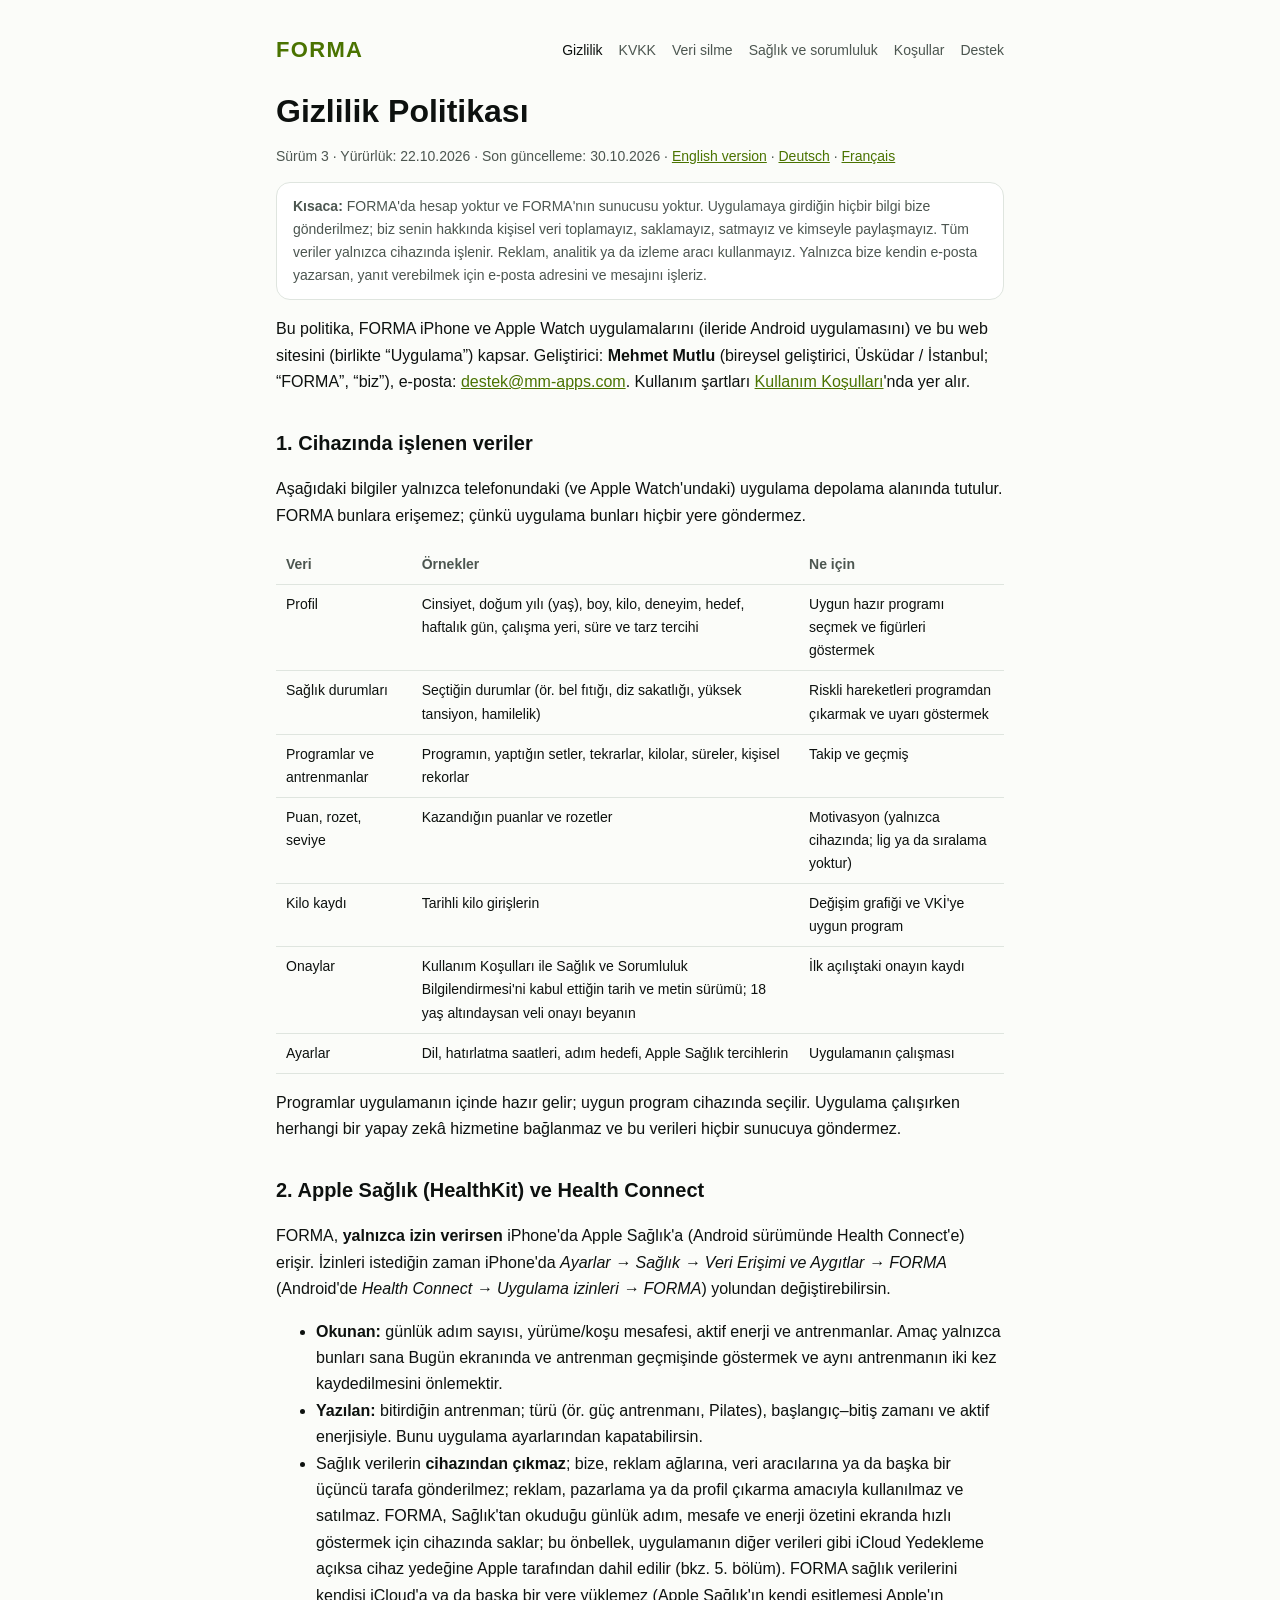
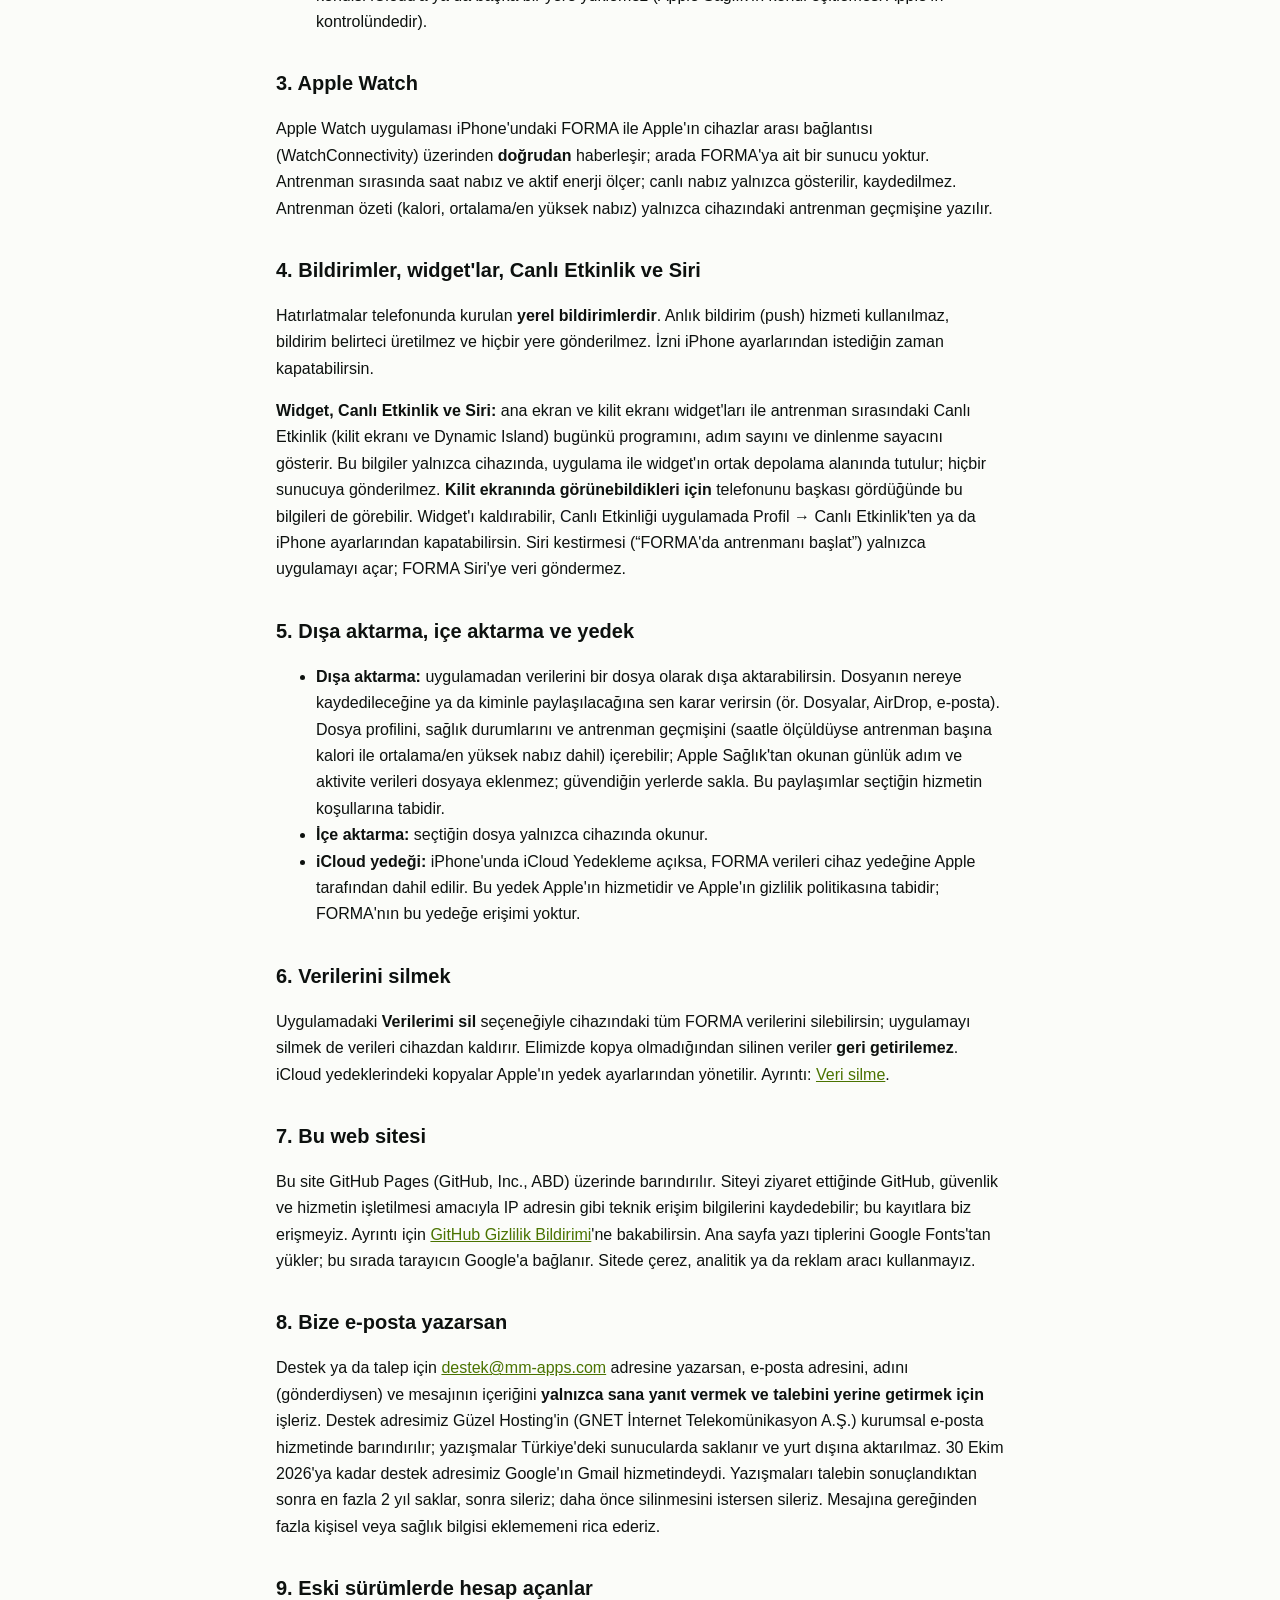
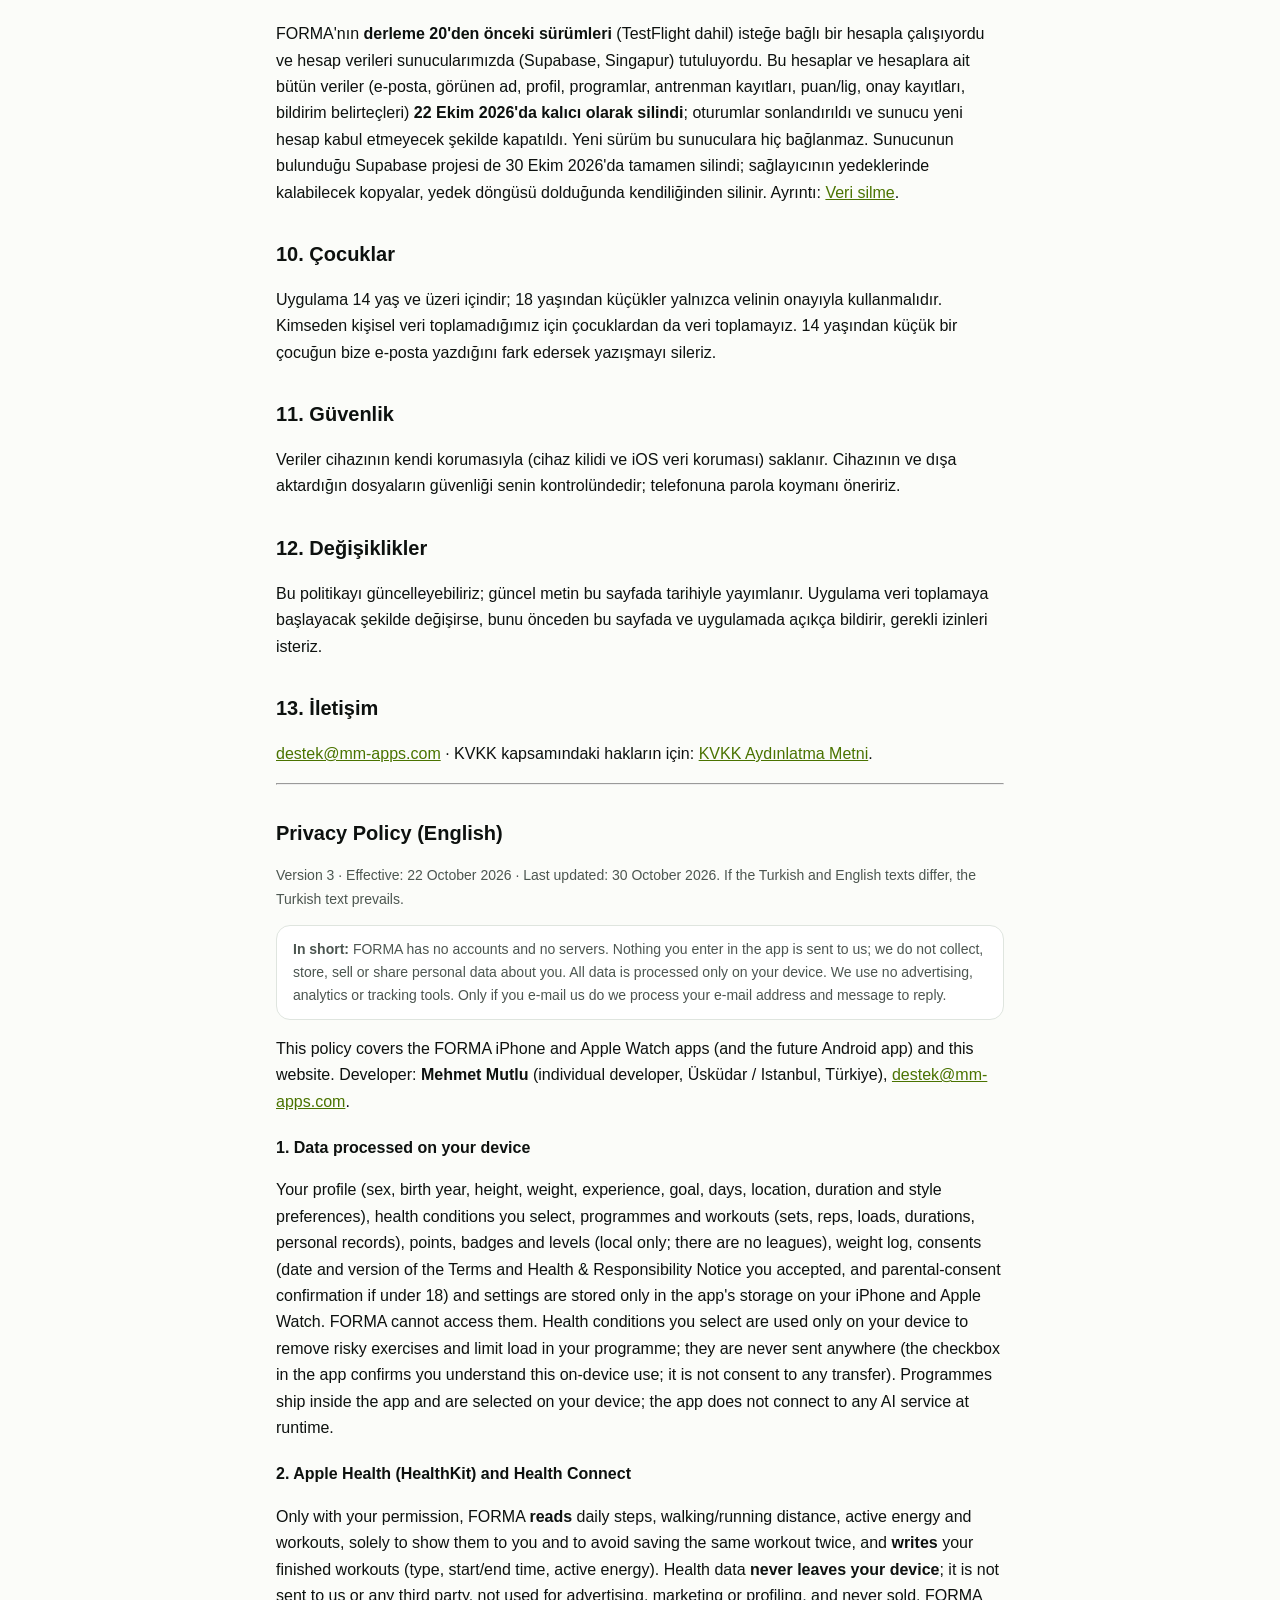
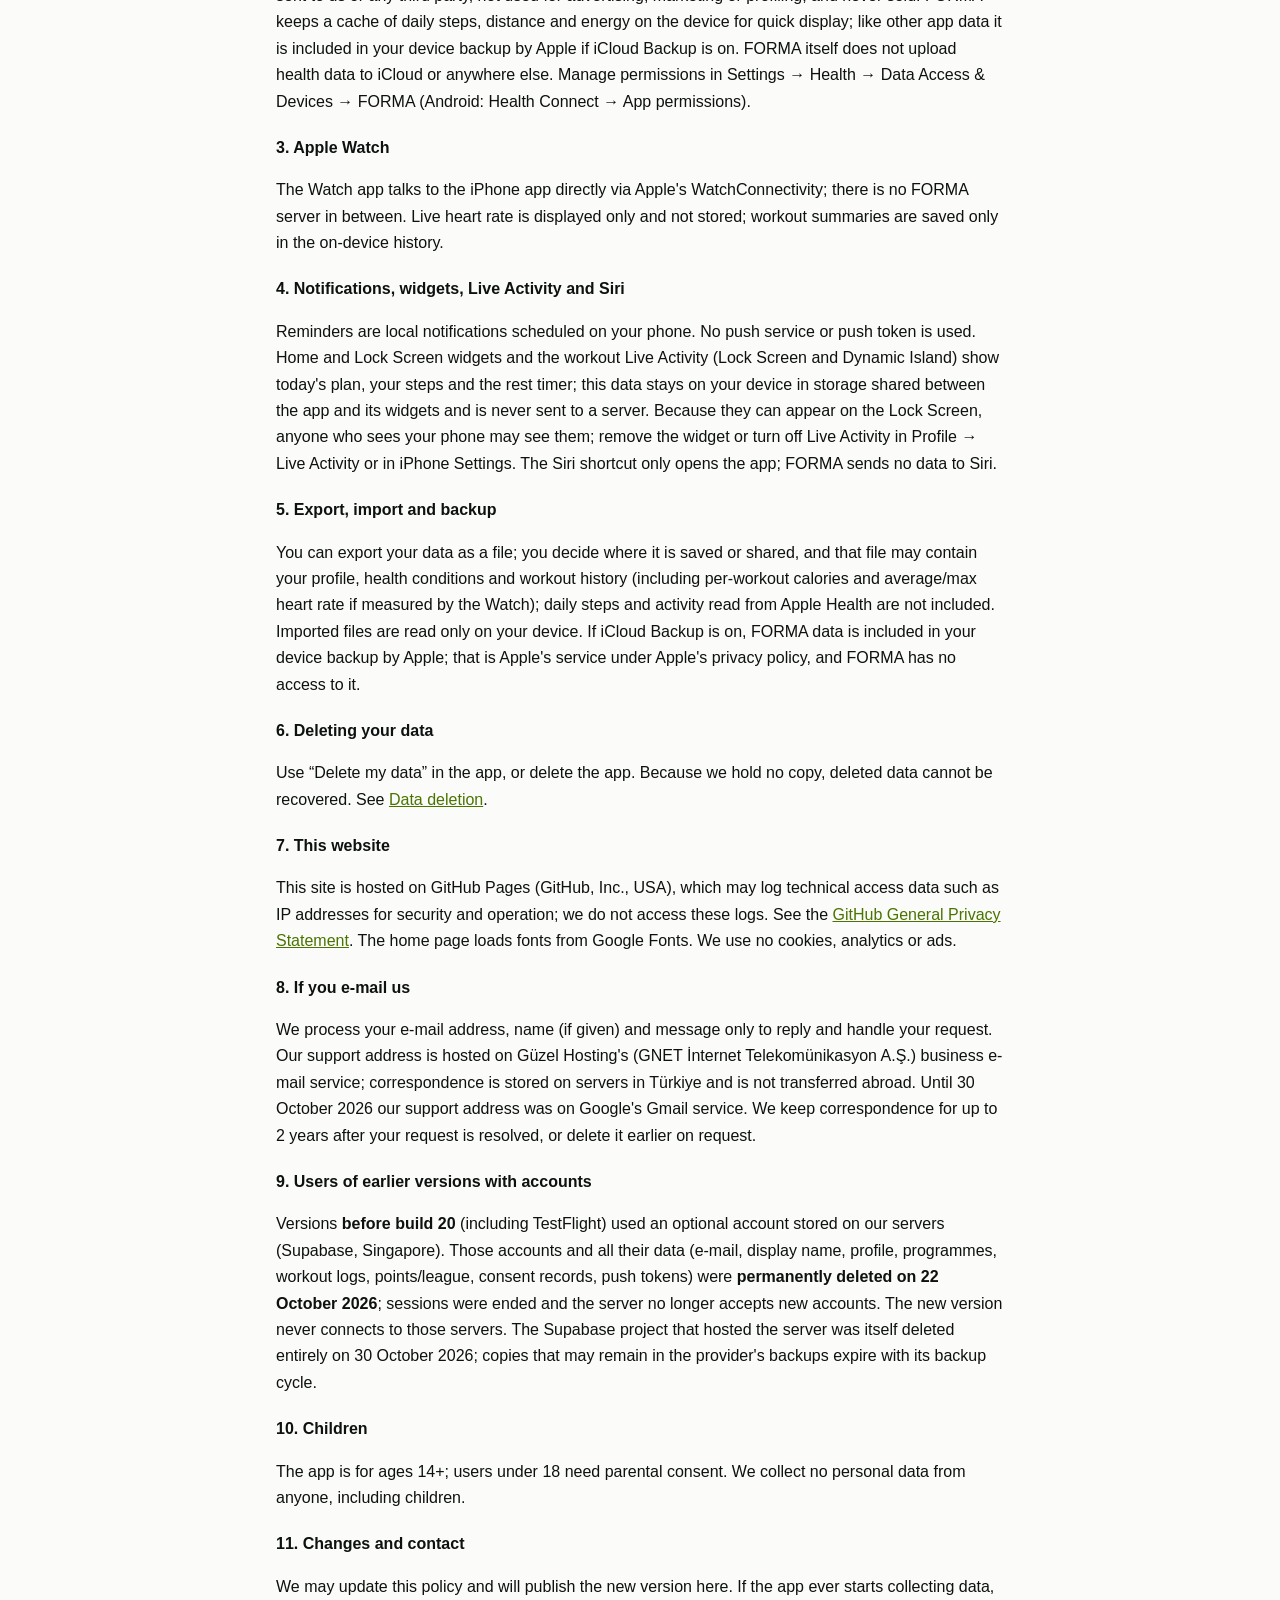
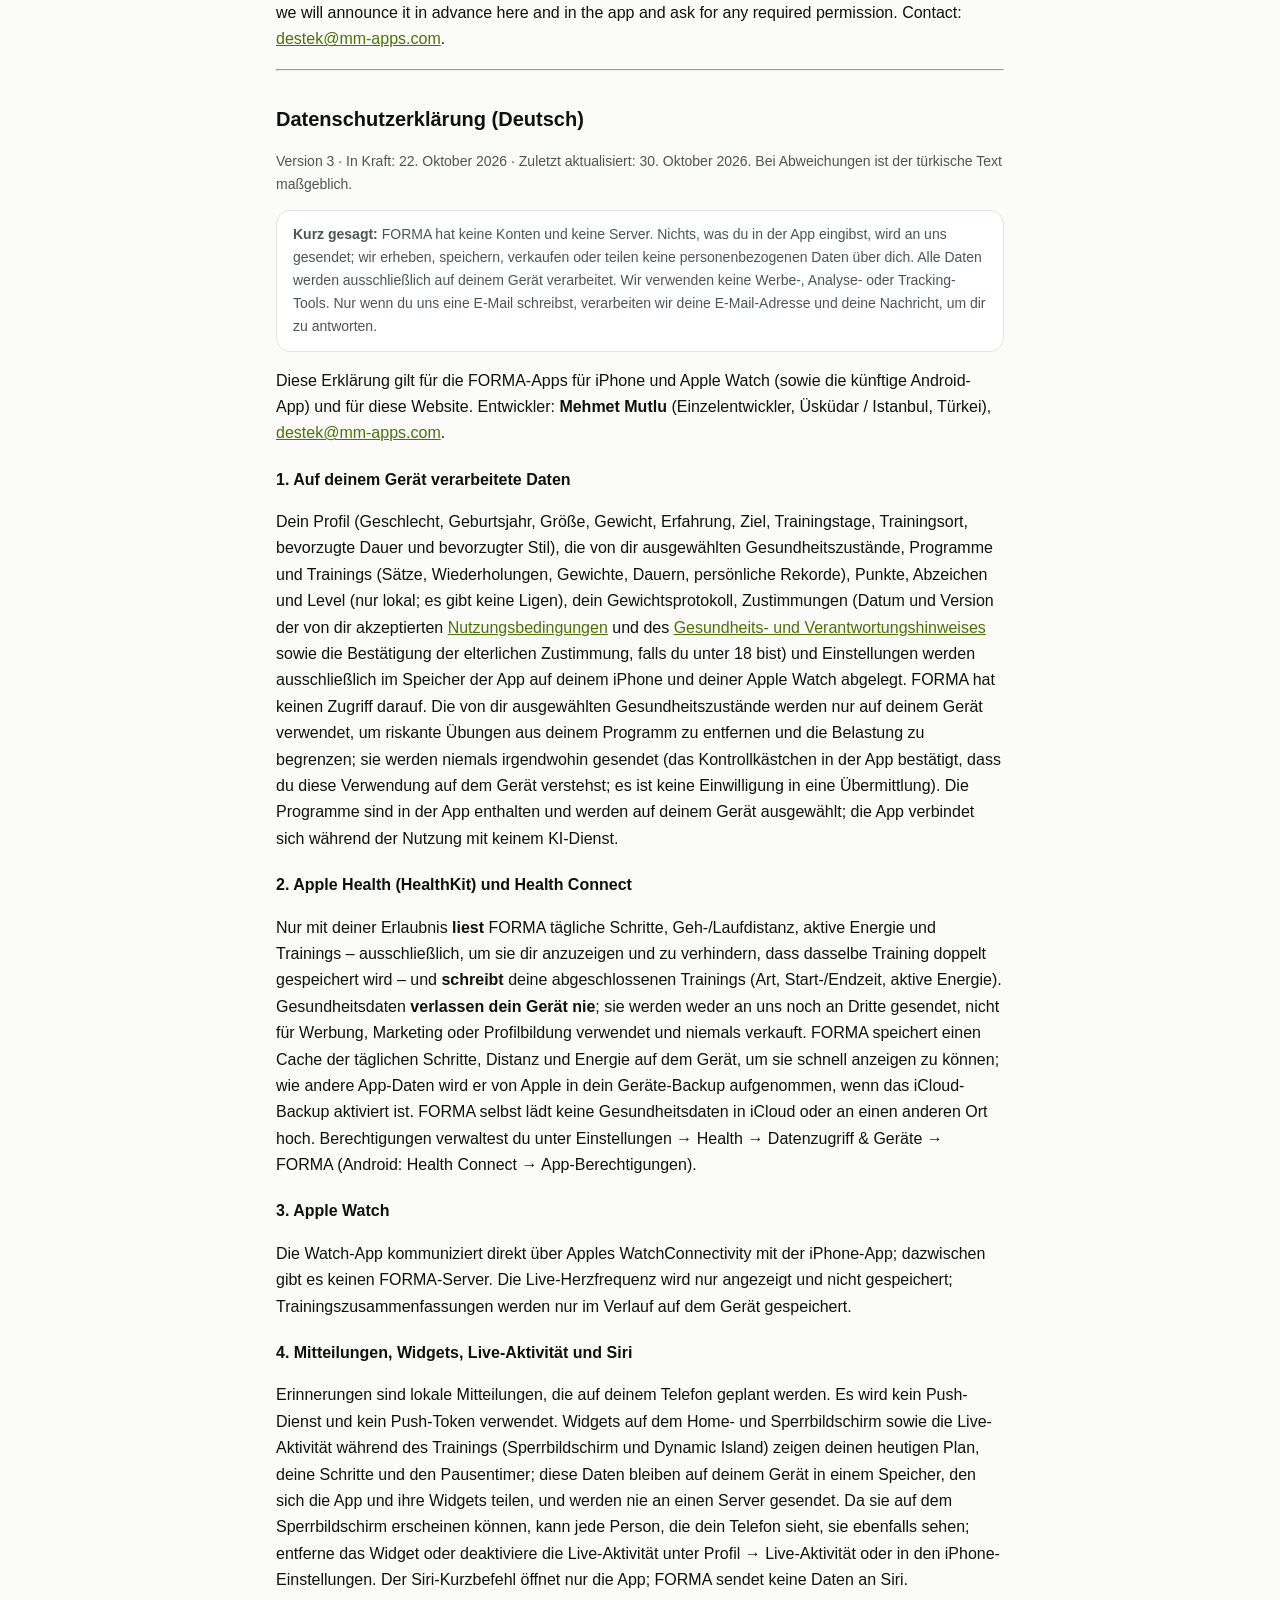
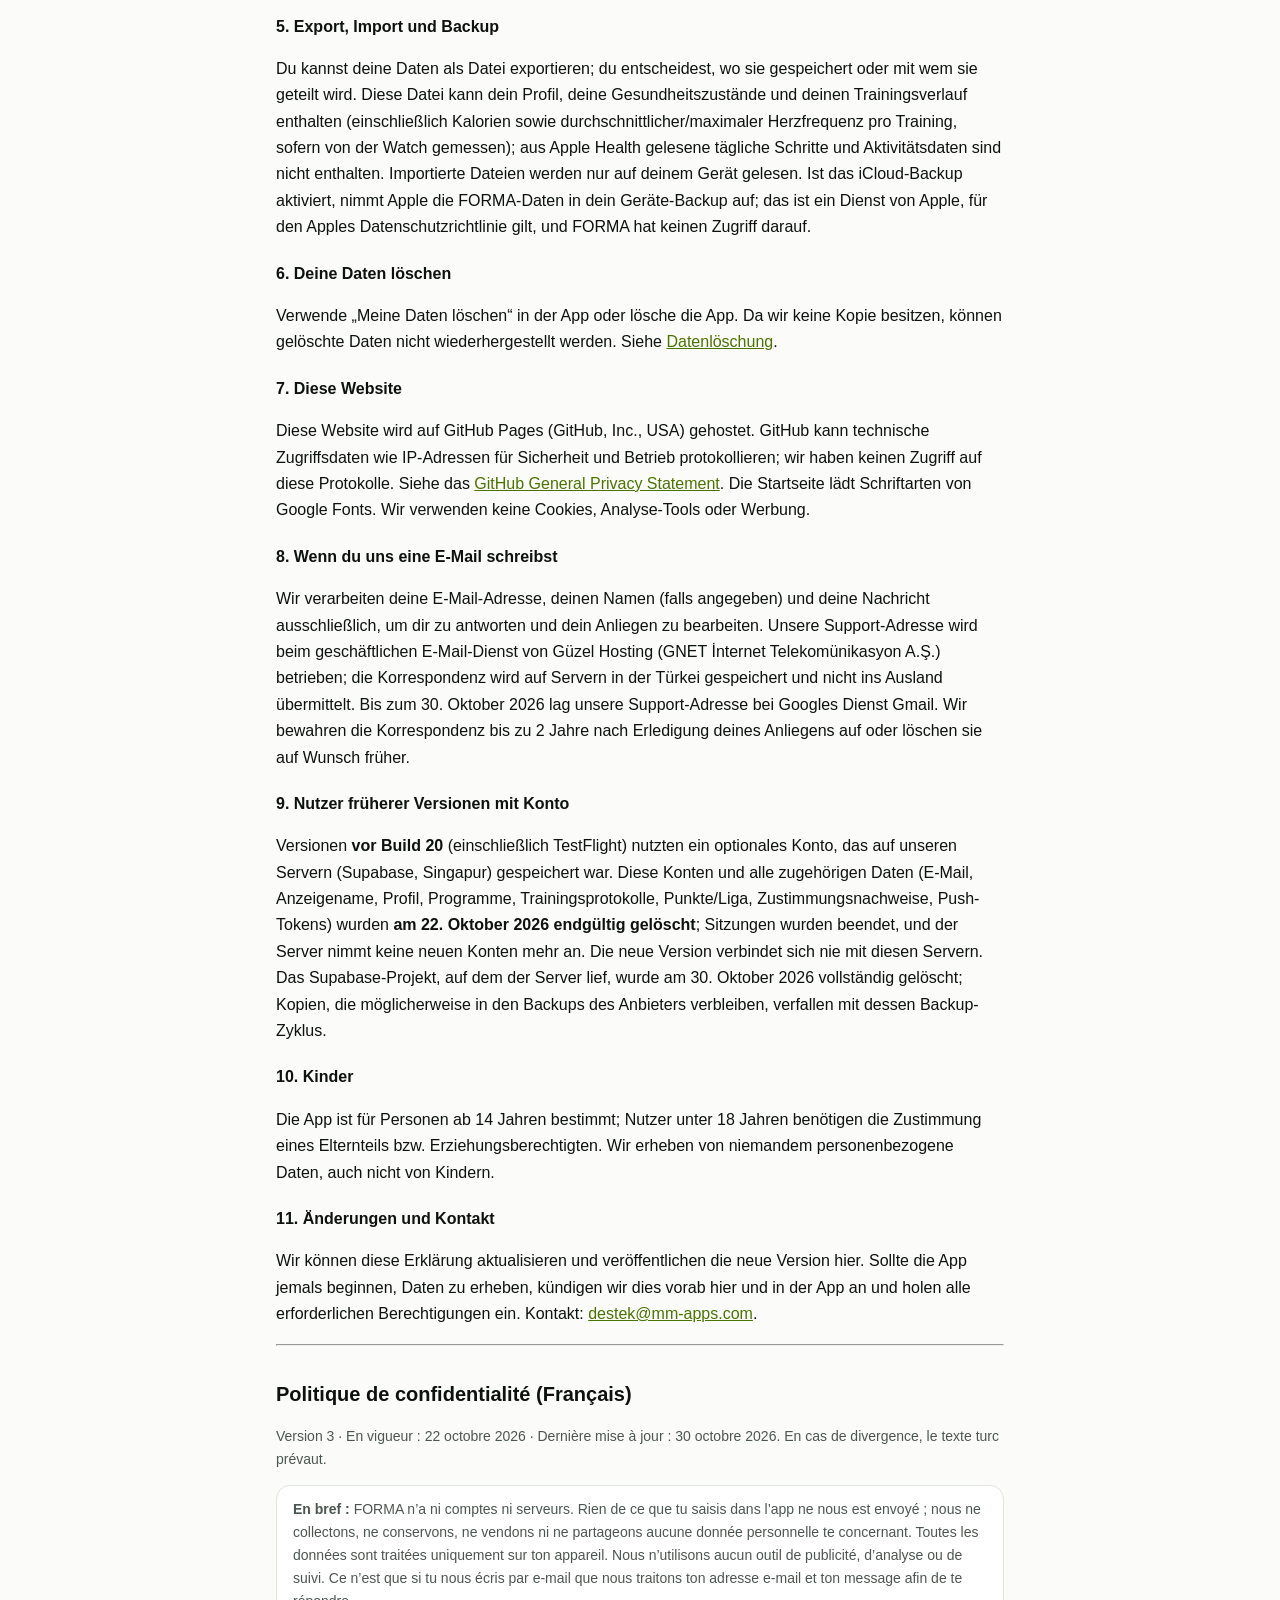
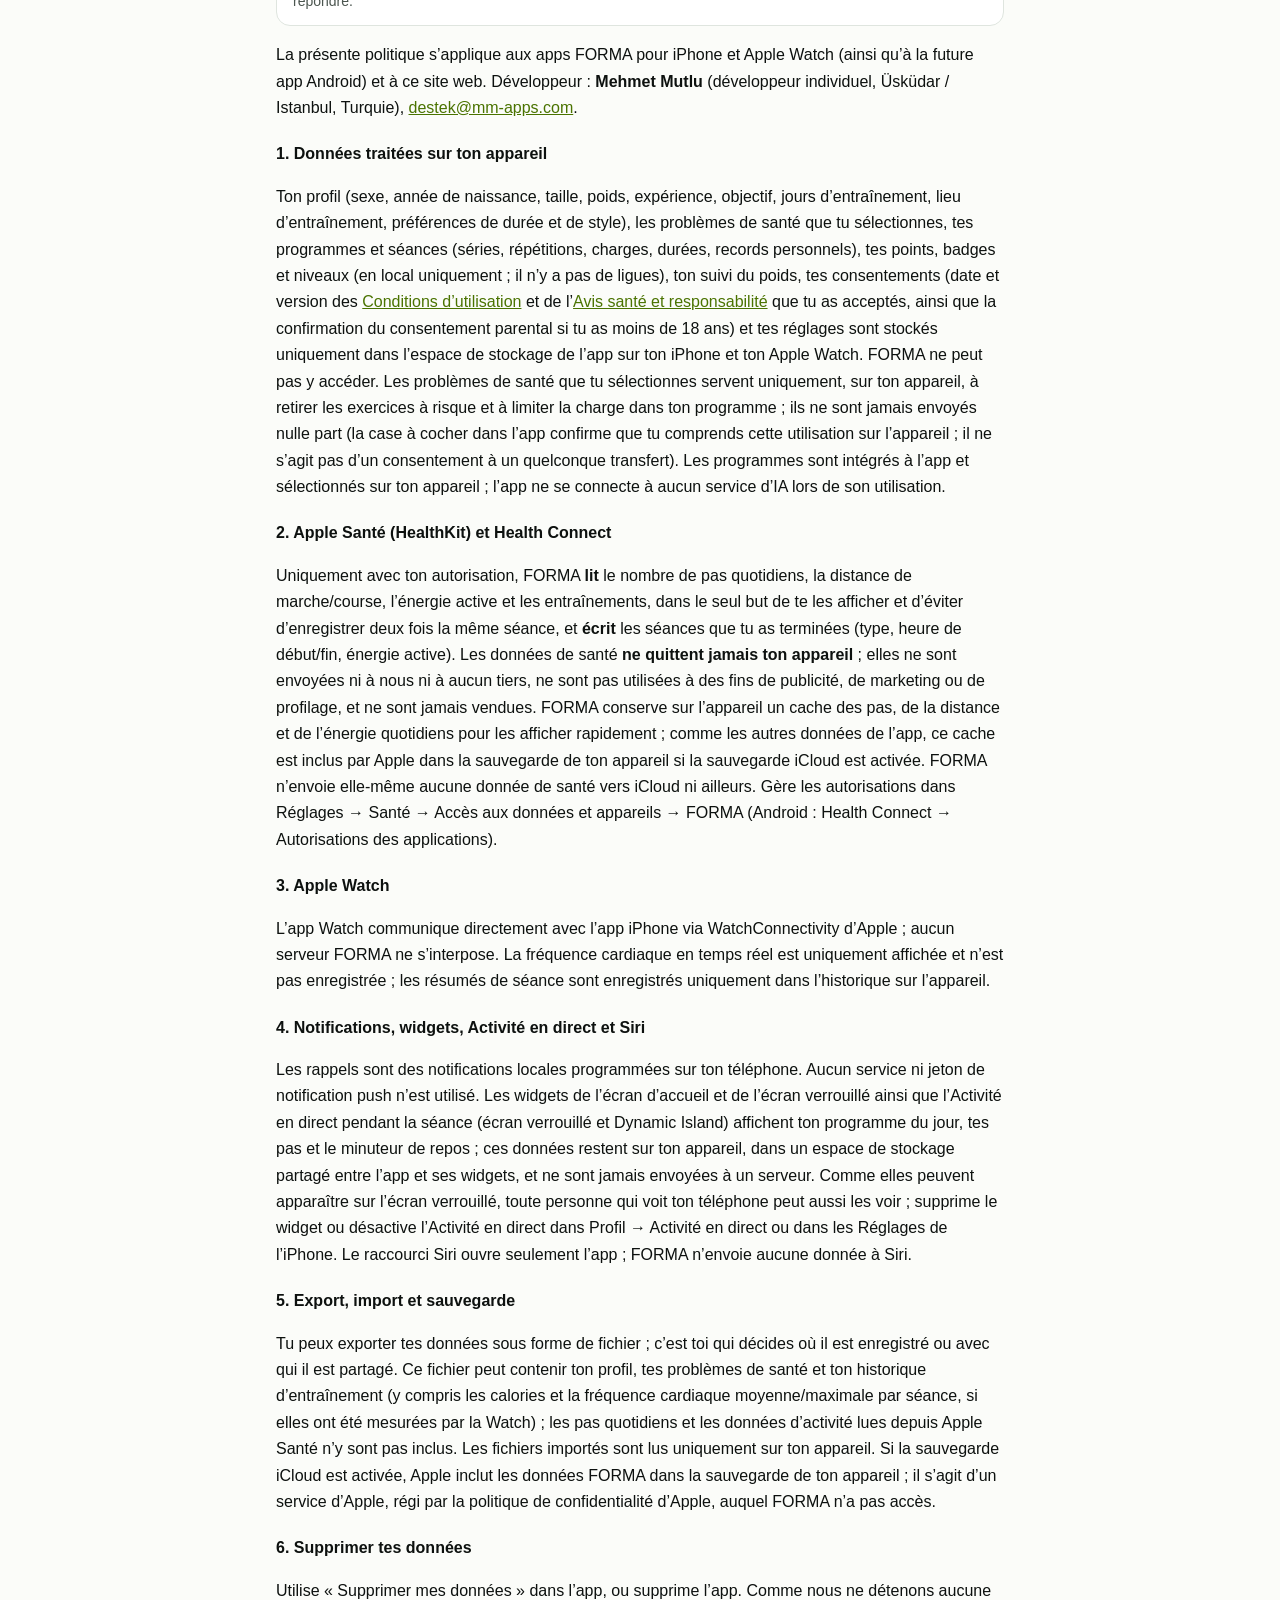
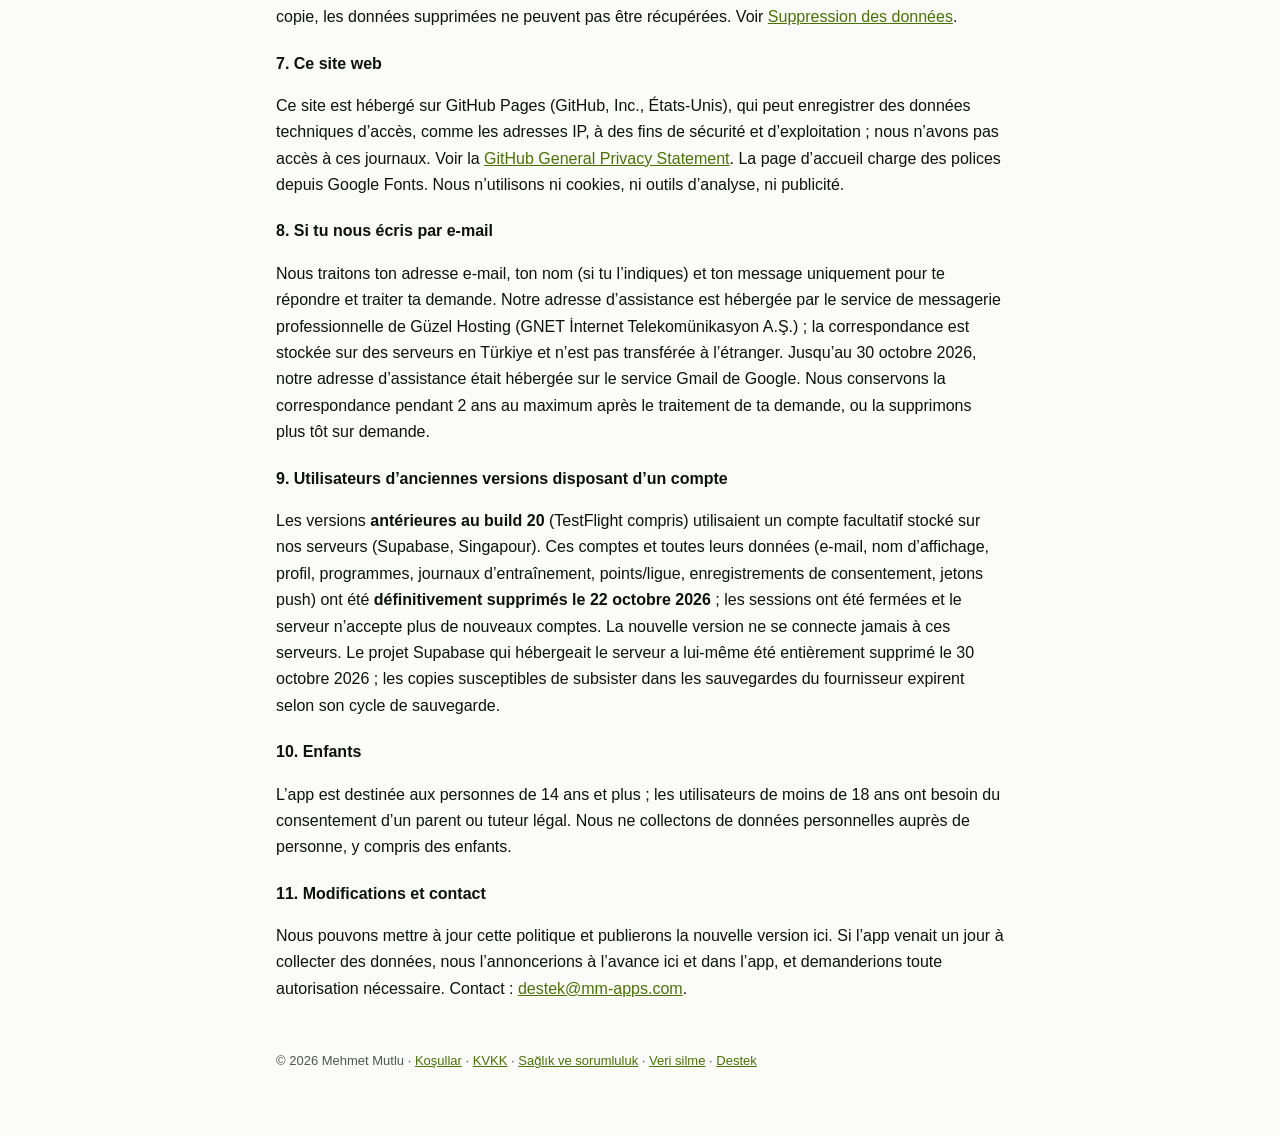
<file: gizlilik/index.html>
<!doctype html>
<html lang="tr">
<head>
<meta charset="utf-8">
<meta name="viewport" content="width=device-width, initial-scale=1">
<title>Gizlilik Politikası · FORMA</title>
<meta name="description" content="FORMA kişisel veri toplamaz: hesap yok, sunucu yok. Verilerin yalnızca cihazında işlenir. FORMA Privacy Policy.">
<link rel="stylesheet" href="../style.css">
<link rel="icon" href="../favicon.svg" type="image/svg+xml">
<link rel="icon" href="../favicon.png" type="image/png">
<link rel="apple-touch-icon" href="../apple-touch-icon.png">
</head>
<body>
<main>
<header>
  <a class="brand" href="../">FORMA</a>
  <nav><a href="./" aria-current="page">Gizlilik</a><a href="../kvkk/">KVKK</a><a href="../hesap-silme/">Veri silme</a><a href="../sorumluluk/">Sağlık ve sorumluluk</a><a href="../kosullar/">Koşullar</a><a href="../destek/">Destek</a></nav>
</header>

<h1>Gizlilik Politikası</h1>
<p class="muted">Sürüm 3 · Yürürlük: 22.10.2026 · Son güncelleme: 30.10.2026 · <a href="#english">English version</a> · <a href="#deutsch" lang="de">Deutsch</a> · <a href="#francais" lang="fr">Français</a></p>

<p class="note"><strong>Kısaca:</strong> FORMA'da hesap yoktur ve FORMA'nın sunucusu yoktur. Uygulamaya girdiğin hiçbir bilgi bize gönderilmez; biz senin hakkında kişisel veri toplamayız, saklamayız, satmayız ve kimseyle paylaşmayız. Tüm veriler yalnızca cihazında işlenir. Reklam, analitik ya da izleme aracı kullanmayız. Yalnızca bize kendin e-posta yazarsan, yanıt verebilmek için e-posta adresini ve mesajını işleriz.</p>

<p>Bu politika, FORMA iPhone ve Apple Watch uygulamalarını (ileride Android uygulamasını) ve bu web sitesini (birlikte “Uygulama”) kapsar. Geliştirici: <strong>Mehmet Mutlu</strong> (bireysel geliştirici, Üsküdar / İstanbul; “FORMA”, “biz”), e-posta: <a href="mailto:destek@mm-apps.com">destek@mm-apps.com</a>. Kullanım şartları <a href="../kosullar/">Kullanım Koşulları</a>'nda yer alır.</p>

<h2 id="cihazda">1. Cihazında işlenen veriler</h2>
<p>Aşağıdaki bilgiler yalnızca telefonundaki (ve Apple Watch'undaki) uygulama depolama alanında tutulur. FORMA bunlara erişemez; çünkü uygulama bunları hiçbir yere göndermez.</p>
<table>
<thead><tr><th>Veri</th><th>Örnekler</th><th>Ne için</th></tr></thead>
<tbody>
<tr><td>Profil</td><td>Cinsiyet, doğum yılı (yaş), boy, kilo, deneyim, hedef, haftalık gün, çalışma yeri, süre ve tarz tercihi</td><td>Uygun hazır programı seçmek ve figürleri göstermek</td></tr>
<tr><td>Sağlık durumları</td><td>Seçtiğin durumlar (ör. bel fıtığı, diz sakatlığı, yüksek tansiyon, hamilelik)</td><td>Riskli hareketleri programdan çıkarmak ve uyarı göstermek</td></tr>
<tr><td>Programlar ve antrenmanlar</td><td>Programın, yaptığın setler, tekrarlar, kilolar, süreler, kişisel rekorlar</td><td>Takip ve geçmiş</td></tr>
<tr><td>Puan, rozet, seviye</td><td>Kazandığın puanlar ve rozetler</td><td>Motivasyon (yalnızca cihazında; lig ya da sıralama yoktur)</td></tr>
<tr><td>Kilo kaydı</td><td>Tarihli kilo girişlerin</td><td>Değişim grafiği ve VKİ'ye uygun program</td></tr>
<tr><td>Onaylar</td><td>Kullanım Koşulları ile Sağlık ve Sorumluluk Bilgilendirmesi'ni kabul ettiğin tarih ve metin sürümü; 18 yaş altındaysan veli onayı beyanın</td><td>İlk açılıştaki onayın kaydı</td></tr>
<tr><td>Ayarlar</td><td>Dil, hatırlatma saatleri, adım hedefi, Apple Sağlık tercihlerin</td><td>Uygulamanın çalışması</td></tr>
</tbody>
</table>
<p>Programlar uygulamanın içinde hazır gelir; uygun program cihazında seçilir. Uygulama çalışırken herhangi bir yapay zekâ hizmetine bağlanmaz ve bu verileri hiçbir sunucuya göndermez.</p>

<h2 id="apple-saglik">2. Apple Sağlık (HealthKit) ve Health Connect</h2>
<p>FORMA, <strong>yalnızca izin verirsen</strong> iPhone'da Apple Sağlık'a (Android sürümünde Health Connect'e) erişir. İzinleri istediğin zaman iPhone'da <em>Ayarlar → Sağlık → Veri Erişimi ve Aygıtlar → FORMA</em> (Android'de <em>Health Connect → Uygulama izinleri → FORMA</em>) yolundan değiştirebilirsin.</p>
<ul>
  <li><strong>Okunan:</strong> günlük adım sayısı, yürüme/koşu mesafesi, aktif enerji ve antrenmanlar. Amaç yalnızca bunları sana Bugün ekranında ve antrenman geçmişinde göstermek ve aynı antrenmanın iki kez kaydedilmesini önlemektir.</li>
  <li><strong>Yazılan:</strong> bitirdiğin antrenman; türü (ör. güç antrenmanı, Pilates), başlangıç–bitiş zamanı ve aktif enerjisiyle. Bunu uygulama ayarlarından kapatabilirsin.</li>
  <li>Sağlık verilerin <strong>cihazından çıkmaz</strong>; bize, reklam ağlarına, veri aracılarına ya da başka bir üçüncü tarafa gönderilmez; reklam, pazarlama ya da profil çıkarma amacıyla kullanılmaz ve satılmaz. FORMA, Sağlık'tan okuduğu günlük adım, mesafe ve enerji özetini ekranda hızlı göstermek için cihazında saklar; bu önbellek, uygulamanın diğer verileri gibi iCloud Yedekleme açıksa cihaz yedeğine Apple tarafından dahil edilir (bkz. 5. bölüm). FORMA sağlık verilerini kendisi iCloud'a ya da başka bir yere yüklemez (Apple Sağlık'ın kendi eşitlemesi Apple'ın kontrolündedir).</li>
</ul>

<h2 id="apple-watch">3. Apple Watch</h2>
<p>Apple Watch uygulaması iPhone'undaki FORMA ile Apple'ın cihazlar arası bağlantısı (WatchConnectivity) üzerinden <strong>doğrudan</strong> haberleşir; arada FORMA'ya ait bir sunucu yoktur. Antrenman sırasında saat nabız ve aktif enerji ölçer; canlı nabız yalnızca gösterilir, kaydedilmez. Antrenman özeti (kalori, ortalama/en yüksek nabız) yalnızca cihazındaki antrenman geçmişine yazılır.</p>

<h2 id="bildirimler">4. Bildirimler, widget'lar, Canlı Etkinlik ve Siri</h2>
<p>Hatırlatmalar telefonunda kurulan <strong>yerel bildirimlerdir</strong>. Anlık bildirim (push) hizmeti kullanılmaz, bildirim belirteci üretilmez ve hiçbir yere gönderilmez. İzni iPhone ayarlarından istediğin zaman kapatabilirsin.</p>
<p id="widget"><strong>Widget, Canlı Etkinlik ve Siri:</strong> ana ekran ve kilit ekranı widget'ları ile antrenman sırasındaki Canlı Etkinlik (kilit ekranı ve Dynamic Island) bugünkü programını, adım sayını ve dinlenme sayacını gösterir. Bu bilgiler yalnızca cihazında, uygulama ile widget'ın ortak depolama alanında tutulur; hiçbir sunucuya gönderilmez. <strong>Kilit ekranında görünebildikleri için</strong> telefonunu başkası gördüğünde bu bilgileri de görebilir. Widget'ı kaldırabilir, Canlı Etkinliği uygulamada Profil → Canlı Etkinlik'ten ya da iPhone ayarlarından kapatabilirsin. Siri kestirmesi (“FORMA'da antrenmanı başlat”) yalnızca uygulamayı açar; FORMA Siri'ye veri göndermez.</p>

<h2 id="disa-aktarma">5. Dışa aktarma, içe aktarma ve yedek</h2>
<ul>
  <li><strong>Dışa aktarma:</strong> uygulamadan verilerini bir dosya olarak dışa aktarabilirsin. Dosyanın nereye kaydedileceğine ya da kiminle paylaşılacağına sen karar verirsin (ör. Dosyalar, AirDrop, e-posta). Dosya profilini, sağlık durumlarını ve antrenman geçmişini (saatle ölçüldüyse antrenman başına kalori ile ortalama/en yüksek nabız dahil) içerebilir; Apple Sağlık'tan okunan günlük adım ve aktivite verileri dosyaya eklenmez; güvendiğin yerlerde sakla. Bu paylaşımlar seçtiğin hizmetin koşullarına tabidir.</li>
  <li><strong>İçe aktarma:</strong> seçtiğin dosya yalnızca cihazında okunur.</li>
  <li><strong>iCloud yedeği:</strong> iPhone'unda iCloud Yedekleme açıksa, FORMA verileri cihaz yedeğine Apple tarafından dahil edilir. Bu yedek Apple'ın hizmetidir ve Apple'ın gizlilik politikasına tabidir; FORMA'nın bu yedeğe erişimi yoktur.</li>
</ul>

<h2 id="silme">6. Verilerini silmek</h2>
<p>Uygulamadaki <strong>Verilerimi sil</strong> seçeneğiyle cihazındaki tüm FORMA verilerini silebilirsin; uygulamayı silmek de verileri cihazdan kaldırır. Elimizde kopya olmadığından silinen veriler <strong>geri getirilemez</strong>. iCloud yedeklerindeki kopyalar Apple'ın yedek ayarlarından yönetilir. Ayrıntı: <a href="../hesap-silme/">Veri silme</a>.</p>

<h2 id="site">7. Bu web sitesi</h2>
<p>Bu site GitHub Pages (GitHub, Inc., ABD) üzerinde barındırılır. Siteyi ziyaret ettiğinde GitHub, güvenlik ve hizmetin işletilmesi amacıyla IP adresin gibi teknik erişim bilgilerini kaydedebilir; bu kayıtlara biz erişmeyiz. Ayrıntı için <a href="https://docs.github.com/site-policy/privacy-policies/github-general-privacy-statement">GitHub Gizlilik Bildirimi</a>'ne bakabilirsin. Ana sayfa yazı tiplerini Google Fonts'tan yükler; bu sırada tarayıcın Google'a bağlanır. Sitede çerez, analitik ya da reklam aracı kullanmayız.</p>

<h2 id="destek">8. Bize e-posta yazarsan</h2>
<p>Destek ya da talep için <a href="mailto:destek@mm-apps.com">destek@mm-apps.com</a> adresine yazarsan, e-posta adresini, adını (gönderdiysen) ve mesajının içeriğini <strong>yalnızca sana yanıt vermek ve talebini yerine getirmek için</strong> işleriz. Destek adresimiz Güzel Hosting'in (GNET İnternet Telekomünikasyon A.Ş.) kurumsal e-posta hizmetinde barındırılır; yazışmalar Türkiye'deki sunucularda saklanır ve yurt dışına aktarılmaz. 30 Ekim 2026'ya kadar destek adresimiz Google'ın Gmail hizmetindeydi. Yazışmaları talebin sonuçlandıktan sonra en fazla 2 yıl saklar, sonra sileriz; daha önce silinmesini istersen sileriz. Mesajına gereğinden fazla kişisel veya sağlık bilgisi eklememeni rica ederiz.</p>

<h2 id="eski-surumler">9. Eski sürümlerde hesap açanlar</h2>
<p>FORMA'nın <strong>derleme 20'den önceki sürümleri</strong> (TestFlight dahil) isteğe bağlı bir hesapla çalışıyordu ve hesap verileri sunucularımızda (Supabase, Singapur) tutuluyordu. Bu hesaplar ve hesaplara ait bütün veriler (e-posta, görünen ad, profil, programlar, antrenman kayıtları, puan/lig, onay kayıtları, bildirim belirteçleri) <strong>22 Ekim 2026'da kalıcı olarak silindi</strong>; oturumlar sonlandırıldı ve sunucu yeni hesap kabul etmeyecek şekilde kapatıldı. Yeni sürüm bu sunuculara hiç bağlanmaz. Sunucunun bulunduğu Supabase projesi de 30 Ekim 2026'da tamamen silindi; sağlayıcının yedeklerinde kalabilecek kopyalar, yedek döngüsü dolduğunda kendiliğinden silinir. Ayrıntı: <a href="../hesap-silme/#eski-hesap">Veri silme</a>.</p>

<h2 id="cocuklar">10. Çocuklar</h2>
<p>Uygulama 14 yaş ve üzeri içindir; 18 yaşından küçükler yalnızca velinin onayıyla kullanmalıdır. Kimseden kişisel veri toplamadığımız için çocuklardan da veri toplamayız. 14 yaşından küçük bir çocuğun bize e-posta yazdığını fark edersek yazışmayı sileriz.</p>

<h2 id="guvenlik">11. Güvenlik</h2>
<p>Veriler cihazının kendi korumasıyla (cihaz kilidi ve iOS veri koruması) saklanır. Cihazının ve dışa aktardığın dosyaların güvenliği senin kontrolündedir; telefonuna parola koymanı öneririz.</p>

<h2 id="degisiklikler">12. Değişiklikler</h2>
<p>Bu politikayı güncelleyebiliriz; güncel metin bu sayfada tarihiyle yayımlanır. Uygulama veri toplamaya başlayacak şekilde değişirse, bunu önceden bu sayfada ve uygulamada açıkça bildirir, gerekli izinleri isteriz.</p>

<h2 id="iletisim">13. İletişim</h2>
<p><a href="mailto:destek@mm-apps.com">destek@mm-apps.com</a> · KVKK kapsamındaki hakların için: <a href="../kvkk/">KVKK Aydınlatma Metni</a>.</p>

<hr>

<h2 id="english" lang="en">Privacy Policy (English)</h2>
<div lang="en">
<p class="muted">Version 3 · Effective: 22 October 2026 · Last updated: 30 October 2026. If the Turkish and English texts differ, the Turkish text prevails.</p>
<p class="note"><strong>In short:</strong> FORMA has no accounts and no servers. Nothing you enter in the app is sent to us; we do not collect, store, sell or share personal data about you. All data is processed only on your device. We use no advertising, analytics or tracking tools. Only if you e-mail us do we process your e-mail address and message to reply.</p>
<p>This policy covers the FORMA iPhone and Apple Watch apps (and the future Android app) and this website. Developer: <strong>Mehmet Mutlu</strong> (individual developer, Üsküdar / Istanbul, Türkiye), <a href="mailto:destek@mm-apps.com">destek@mm-apps.com</a>.</p>

<h3 id="en-device">1. Data processed on your device</h3>
<p>Your profile (sex, birth year, height, weight, experience, goal, days, location, duration and style preferences), health conditions you select, programmes and workouts (sets, reps, loads, durations, personal records), points, badges and levels (local only; there are no leagues), weight log, consents (date and version of the Terms and Health &amp; Responsibility Notice you accepted, and parental-consent confirmation if under 18) and settings are stored only in the app's storage on your iPhone and Apple Watch. FORMA cannot access them. Health conditions you select are used only on your device to remove risky exercises and limit load in your programme; they are never sent anywhere (the checkbox in the app confirms you understand this on-device use; it is not consent to any transfer). Programmes ship inside the app and are selected on your device; the app does not connect to any AI service at runtime.</p>

<h3>2. Apple Health (HealthKit) and Health Connect</h3>
<p>Only with your permission, FORMA <strong>reads</strong> daily steps, walking/running distance, active energy and workouts, solely to show them to you and to avoid saving the same workout twice, and <strong>writes</strong> your finished workouts (type, start/end time, active energy). Health data <strong>never leaves your device</strong>; it is not sent to us or any third party, not used for advertising, marketing or profiling, and never sold. FORMA keeps a cache of daily steps, distance and energy on the device for quick display; like other app data it is included in your device backup by Apple if iCloud Backup is on. FORMA itself does not upload health data to iCloud or anywhere else. Manage permissions in Settings → Health → Data Access &amp; Devices → FORMA (Android: Health Connect → App permissions).</p>

<h3>3. Apple Watch</h3>
<p>The Watch app talks to the iPhone app directly via Apple's WatchConnectivity; there is no FORMA server in between. Live heart rate is displayed only and not stored; workout summaries are saved only in the on-device history.</p>

<h3>4. Notifications, widgets, Live Activity and Siri</h3>
<p>Reminders are local notifications scheduled on your phone. No push service or push token is used. Home and Lock Screen widgets and the workout Live Activity (Lock Screen and Dynamic Island) show today's plan, your steps and the rest timer; this data stays on your device in storage shared between the app and its widgets and is never sent to a server. Because they can appear on the Lock Screen, anyone who sees your phone may see them; remove the widget or turn off Live Activity in Profile → Live Activity or in iPhone Settings. The Siri shortcut only opens the app; FORMA sends no data to Siri.</p>

<h3>5. Export, import and backup</h3>
<p>You can export your data as a file; you decide where it is saved or shared, and that file may contain your profile, health conditions and workout history (including per-workout calories and average/max heart rate if measured by the Watch); daily steps and activity read from Apple Health are not included. Imported files are read only on your device. If iCloud Backup is on, FORMA data is included in your device backup by Apple; that is Apple's service under Apple's privacy policy, and FORMA has no access to it.</p>

<h3>6. Deleting your data</h3>
<p>Use “Delete my data” in the app, or delete the app. Because we hold no copy, deleted data cannot be recovered. See <a href="../hesap-silme/">Data deletion</a>.</p>

<h3>7. This website</h3>
<p>This site is hosted on GitHub Pages (GitHub, Inc., USA), which may log technical access data such as IP addresses for security and operation; we do not access these logs. See the <a href="https://docs.github.com/site-policy/privacy-policies/github-general-privacy-statement">GitHub General Privacy Statement</a>. The home page loads fonts from Google Fonts. We use no cookies, analytics or ads.</p>

<h3>8. If you e-mail us</h3>
<p>We process your e-mail address, name (if given) and message only to reply and handle your request. Our support address is hosted on Güzel Hosting's (GNET İnternet Telekomünikasyon A.Ş.) business e-mail service; correspondence is stored on servers in Türkiye and is not transferred abroad. Until 30 October 2026 our support address was on Google's Gmail service. We keep correspondence for up to 2 years after your request is resolved, or delete it earlier on request.</p>

<h3>9. Users of earlier versions with accounts</h3>
<p>Versions <strong>before build 20</strong> (including TestFlight) used an optional account stored on our servers (Supabase, Singapore). Those accounts and all their data (e-mail, display name, profile, programmes, workout logs, points/league, consent records, push tokens) were <strong>permanently deleted on 22 October 2026</strong>; sessions were ended and the server no longer accepts new accounts. The new version never connects to those servers. The Supabase project that hosted the server was itself deleted entirely on 30 October 2026; copies that may remain in the provider's backups expire with its backup cycle.</p>

<h3>10. Children</h3>
<p>The app is for ages 14+; users under 18 need parental consent. We collect no personal data from anyone, including children.</p>

<h3>11. Changes and contact</h3>
<p>We may update this policy and will publish the new version here. If the app ever starts collecting data, we will announce it in advance here and in the app and ask for any required permission. Contact: <a href="mailto:destek@mm-apps.com">destek@mm-apps.com</a>.</p>
</div>

<hr>

<h2 id="deutsch" lang="de">Datenschutzerklärung (Deutsch)</h2>
<div lang="de">
<p class="muted">Version 3 · In Kraft: 22. Oktober 2026 · Zuletzt aktualisiert: 30. Oktober 2026. Bei Abweichungen ist der türkische Text maßgeblich.</p>
<p class="note"><strong>Kurz gesagt:</strong> FORMA hat keine Konten und keine Server. Nichts, was du in der App eingibst, wird an uns gesendet; wir erheben, speichern, verkaufen oder teilen keine personenbezogenen Daten über dich. Alle Daten werden ausschließlich auf deinem Gerät verarbeitet. Wir verwenden keine Werbe-, Analyse- oder Tracking-Tools. Nur wenn du uns eine E-Mail schreibst, verarbeiten wir deine E-Mail-Adresse und deine Nachricht, um dir zu antworten.</p>
<p>Diese Erklärung gilt für die FORMA-Apps für iPhone und Apple Watch (sowie die künftige Android-App) und für diese Website. Entwickler: <strong>Mehmet Mutlu</strong> (Einzelentwickler, Üsküdar / Istanbul, Türkei), <a href="mailto:destek@mm-apps.com">destek@mm-apps.com</a>.</p>

<h3 id="de-device">1. Auf deinem Gerät verarbeitete Daten</h3>
<p>Dein Profil (Geschlecht, Geburtsjahr, Größe, Gewicht, Erfahrung, Ziel, Trainingstage, Trainingsort, bevorzugte Dauer und bevorzugter Stil), die von dir ausgewählten Gesundheitszustände, Programme und Trainings (Sätze, Wiederholungen, Gewichte, Dauern, persönliche Rekorde), Punkte, Abzeichen und Level (nur lokal; es gibt keine Ligen), dein Gewichtsprotokoll, Zustimmungen (Datum und Version der von dir akzeptierten <a href="../kosullar/#deutsch">Nutzungsbedingungen</a> und des <a href="../sorumluluk/#deutsch">Gesundheits- und Verantwortungshinweises</a> sowie die Bestätigung der elterlichen Zustimmung, falls du unter 18 bist) und Einstellungen werden ausschließlich im Speicher der App auf deinem iPhone und deiner Apple Watch abgelegt. FORMA hat keinen Zugriff darauf. Die von dir ausgewählten Gesundheitszustände werden nur auf deinem Gerät verwendet, um riskante Übungen aus deinem Programm zu entfernen und die Belastung zu begrenzen; sie werden niemals irgendwohin gesendet (das Kontrollkästchen in der App bestätigt, dass du diese Verwendung auf dem Gerät verstehst; es ist keine Einwilligung in eine Übermittlung). Die Programme sind in der App enthalten und werden auf deinem Gerät ausgewählt; die App verbindet sich während der Nutzung mit keinem KI-Dienst.</p>

<h3>2. Apple Health (HealthKit) und Health Connect</h3>
<p>Nur mit deiner Erlaubnis <strong>liest</strong> FORMA tägliche Schritte, Geh-/Laufdistanz, aktive Energie und Trainings – ausschließlich, um sie dir anzuzeigen und zu verhindern, dass dasselbe Training doppelt gespeichert wird – und <strong>schreibt</strong> deine abgeschlossenen Trainings (Art, Start-/Endzeit, aktive Energie). Gesundheitsdaten <strong>verlassen dein Gerät nie</strong>; sie werden weder an uns noch an Dritte gesendet, nicht für Werbung, Marketing oder Profilbildung verwendet und niemals verkauft. FORMA speichert einen Cache der täglichen Schritte, Distanz und Energie auf dem Gerät, um sie schnell anzeigen zu können; wie andere App-Daten wird er von Apple in dein Geräte-Backup aufgenommen, wenn das iCloud-Backup aktiviert ist. FORMA selbst lädt keine Gesundheitsdaten in iCloud oder an einen anderen Ort hoch. Berechtigungen verwaltest du unter Einstellungen → Health → Datenzugriff &amp; Geräte → FORMA (Android: Health Connect → App-Berechtigungen).</p>

<h3>3. Apple Watch</h3>
<p>Die Watch-App kommuniziert direkt über Apples WatchConnectivity mit der iPhone-App; dazwischen gibt es keinen FORMA-Server. Die Live-Herzfrequenz wird nur angezeigt und nicht gespeichert; Trainingszusammenfassungen werden nur im Verlauf auf dem Gerät gespeichert.</p>

<h3>4. Mitteilungen, Widgets, Live-Aktivität und Siri</h3>
<p>Erinnerungen sind lokale Mitteilungen, die auf deinem Telefon geplant werden. Es wird kein Push-Dienst und kein Push-Token verwendet. Widgets auf dem Home- und Sperrbildschirm sowie die Live-Aktivität während des Trainings (Sperrbildschirm und Dynamic Island) zeigen deinen heutigen Plan, deine Schritte und den Pausentimer; diese Daten bleiben auf deinem Gerät in einem Speicher, den sich die App und ihre Widgets teilen, und werden nie an einen Server gesendet. Da sie auf dem Sperrbildschirm erscheinen können, kann jede Person, die dein Telefon sieht, sie ebenfalls sehen; entferne das Widget oder deaktiviere die Live-Aktivität unter Profil → Live-Aktivität oder in den iPhone-Einstellungen. Der Siri-Kurzbefehl öffnet nur die App; FORMA sendet keine Daten an Siri.</p>

<h3>5. Export, Import und Backup</h3>
<p>Du kannst deine Daten als Datei exportieren; du entscheidest, wo sie gespeichert oder mit wem sie geteilt wird. Diese Datei kann dein Profil, deine Gesundheitszustände und deinen Trainingsverlauf enthalten (einschließlich Kalorien sowie durchschnittlicher/maximaler Herzfrequenz pro Training, sofern von der Watch gemessen); aus Apple Health gelesene tägliche Schritte und Aktivitätsdaten sind nicht enthalten. Importierte Dateien werden nur auf deinem Gerät gelesen. Ist das iCloud-Backup aktiviert, nimmt Apple die FORMA-Daten in dein Geräte-Backup auf; das ist ein Dienst von Apple, für den Apples Datenschutzrichtlinie gilt, und FORMA hat keinen Zugriff darauf.</p>

<h3>6. Deine Daten löschen</h3>
<p>Verwende „Meine Daten löschen“ in der App oder lösche die App. Da wir keine Kopie besitzen, können gelöschte Daten nicht wiederhergestellt werden. Siehe <a href="../hesap-silme/#english">Datenlöschung</a>.</p>

<h3>7. Diese Website</h3>
<p>Diese Website wird auf GitHub Pages (GitHub, Inc., USA) gehostet. GitHub kann technische Zugriffsdaten wie IP-Adressen für Sicherheit und Betrieb protokollieren; wir haben keinen Zugriff auf diese Protokolle. Siehe das <a href="https://docs.github.com/site-policy/privacy-policies/github-general-privacy-statement">GitHub General Privacy Statement</a>. Die Startseite lädt Schriftarten von Google Fonts. Wir verwenden keine Cookies, Analyse-Tools oder Werbung.</p>

<h3>8. Wenn du uns eine E-Mail schreibst</h3>
<p>Wir verarbeiten deine E-Mail-Adresse, deinen Namen (falls angegeben) und deine Nachricht ausschließlich, um dir zu antworten und dein Anliegen zu bearbeiten. Unsere Support-Adresse wird beim geschäftlichen E-Mail-Dienst von Güzel Hosting (GNET İnternet Telekomünikasyon A.Ş.) betrieben; die Korrespondenz wird auf Servern in der Türkei gespeichert und nicht ins Ausland übermittelt. Bis zum 30. Oktober 2026 lag unsere Support-Adresse bei Googles Dienst Gmail. Wir bewahren die Korrespondenz bis zu 2 Jahre nach Erledigung deines Anliegens auf oder löschen sie auf Wunsch früher.</p>

<h3>9. Nutzer früherer Versionen mit Konto</h3>
<p>Versionen <strong>vor Build 20</strong> (einschließlich TestFlight) nutzten ein optionales Konto, das auf unseren Servern (Supabase, Singapur) gespeichert war. Diese Konten und alle zugehörigen Daten (E-Mail, Anzeigename, Profil, Programme, Trainingsprotokolle, Punkte/Liga, Zustimmungsnachweise, Push-Tokens) wurden <strong>am 22. Oktober 2026 endgültig gelöscht</strong>; Sitzungen wurden beendet, und der Server nimmt keine neuen Konten mehr an. Die neue Version verbindet sich nie mit diesen Servern. Das Supabase-Projekt, auf dem der Server lief, wurde am 30. Oktober 2026 vollständig gelöscht; Kopien, die möglicherweise in den Backups des Anbieters verbleiben, verfallen mit dessen Backup-Zyklus.</p>

<h3>10. Kinder</h3>
<p>Die App ist für Personen ab 14 Jahren bestimmt; Nutzer unter 18 Jahren benötigen die Zustimmung eines Elternteils bzw. Erziehungsberechtigten. Wir erheben von niemandem personenbezogene Daten, auch nicht von Kindern.</p>

<h3>11. Änderungen und Kontakt</h3>
<p>Wir können diese Erklärung aktualisieren und veröffentlichen die neue Version hier. Sollte die App jemals beginnen, Daten zu erheben, kündigen wir dies vorab hier und in der App an und holen alle erforderlichen Berechtigungen ein. Kontakt: <a href="mailto:destek@mm-apps.com">destek@mm-apps.com</a>.</p>
</div>

<hr>

<h2 id="francais" lang="fr">Politique de confidentialité (Français)</h2>
<div lang="fr">
<p class="muted">Version 3 · En vigueur : 22 octobre 2026 · Dernière mise à jour : 30 octobre 2026. En cas de divergence, le texte turc prévaut.</p>
<p class="note"><strong>En bref :</strong> FORMA n’a ni comptes ni serveurs. Rien de ce que tu saisis dans l’app ne nous est envoyé ; nous ne collectons, ne conservons, ne vendons ni ne partageons aucune donnée personnelle te concernant. Toutes les données sont traitées uniquement sur ton appareil. Nous n’utilisons aucun outil de publicité, d’analyse ou de suivi. Ce n’est que si tu nous écris par e-mail que nous traitons ton adresse e-mail et ton message afin de te répondre.</p>
<p>La présente politique s’applique aux apps FORMA pour iPhone et Apple Watch (ainsi qu’à la future app Android) et à ce site web. Développeur : <strong>Mehmet Mutlu</strong> (développeur individuel, Üsküdar / Istanbul, Turquie), <a href="mailto:destek@mm-apps.com">destek@mm-apps.com</a>.</p>

<h3 id="fr-device">1. Données traitées sur ton appareil</h3>
<p>Ton profil (sexe, année de naissance, taille, poids, expérience, objectif, jours d’entraînement, lieu d’entraînement, préférences de durée et de style), les problèmes de santé que tu sélectionnes, tes programmes et séances (séries, répétitions, charges, durées, records personnels), tes points, badges et niveaux (en local uniquement ; il n’y a pas de ligues), ton suivi du poids, tes consentements (date et version des <a href="../kosullar/#francais">Conditions d’utilisation</a> et de l’<a href="../sorumluluk/#francais">Avis santé et responsabilité</a> que tu as acceptés, ainsi que la confirmation du consentement parental si tu as moins de 18 ans) et tes réglages sont stockés uniquement dans l’espace de stockage de l’app sur ton iPhone et ton Apple Watch. FORMA ne peut pas y accéder. Les problèmes de santé que tu sélectionnes servent uniquement, sur ton appareil, à retirer les exercices à risque et à limiter la charge dans ton programme ; ils ne sont jamais envoyés nulle part (la case à cocher dans l’app confirme que tu comprends cette utilisation sur l’appareil ; il ne s’agit pas d’un consentement à un quelconque transfert). Les programmes sont intégrés à l’app et sélectionnés sur ton appareil ; l’app ne se connecte à aucun service d’IA lors de son utilisation.</p>

<h3>2. Apple Santé (HealthKit) et Health Connect</h3>
<p>Uniquement avec ton autorisation, FORMA <strong>lit</strong> le nombre de pas quotidiens, la distance de marche/course, l’énergie active et les entraînements, dans le seul but de te les afficher et d’éviter d’enregistrer deux fois la même séance, et <strong>écrit</strong> les séances que tu as terminées (type, heure de début/fin, énergie active). Les données de santé <strong>ne quittent jamais ton appareil</strong> ; elles ne sont envoyées ni à nous ni à aucun tiers, ne sont pas utilisées à des fins de publicité, de marketing ou de profilage, et ne sont jamais vendues. FORMA conserve sur l’appareil un cache des pas, de la distance et de l’énergie quotidiens pour les afficher rapidement ; comme les autres données de l’app, ce cache est inclus par Apple dans la sauvegarde de ton appareil si la sauvegarde iCloud est activée. FORMA n’envoie elle-même aucune donnée de santé vers iCloud ni ailleurs. Gère les autorisations dans Réglages → Santé → Accès aux données et appareils → FORMA (Android : Health Connect → Autorisations des applications).</p>

<h3>3. Apple Watch</h3>
<p>L’app Watch communique directement avec l’app iPhone via WatchConnectivity d’Apple ; aucun serveur FORMA ne s’interpose. La fréquence cardiaque en temps réel est uniquement affichée et n’est pas enregistrée ; les résumés de séance sont enregistrés uniquement dans l’historique sur l’appareil.</p>

<h3>4. Notifications, widgets, Activité en direct et Siri</h3>
<p>Les rappels sont des notifications locales programmées sur ton téléphone. Aucun service ni jeton de notification push n’est utilisé. Les widgets de l’écran d’accueil et de l’écran verrouillé ainsi que l’Activité en direct pendant la séance (écran verrouillé et Dynamic Island) affichent ton programme du jour, tes pas et le minuteur de repos ; ces données restent sur ton appareil, dans un espace de stockage partagé entre l’app et ses widgets, et ne sont jamais envoyées à un serveur. Comme elles peuvent apparaître sur l’écran verrouillé, toute personne qui voit ton téléphone peut aussi les voir ; supprime le widget ou désactive l’Activité en direct dans Profil → Activité en direct ou dans les Réglages de l’iPhone. Le raccourci Siri ouvre seulement l’app ; FORMA n’envoie aucune donnée à Siri.</p>

<h3>5. Export, import et sauvegarde</h3>
<p>Tu peux exporter tes données sous forme de fichier ; c’est toi qui décides où il est enregistré ou avec qui il est partagé. Ce fichier peut contenir ton profil, tes problèmes de santé et ton historique d’entraînement (y compris les calories et la fréquence cardiaque moyenne/maximale par séance, si elles ont été mesurées par la Watch) ; les pas quotidiens et les données d’activité lues depuis Apple Santé n’y sont pas inclus. Les fichiers importés sont lus uniquement sur ton appareil. Si la sauvegarde iCloud est activée, Apple inclut les données FORMA dans la sauvegarde de ton appareil ; il s’agit d’un service d’Apple, régi par la politique de confidentialité d’Apple, auquel FORMA n’a pas accès.</p>

<h3>6. Supprimer tes données</h3>
<p>Utilise « Supprimer mes données » dans l’app, ou supprime l’app. Comme nous ne détenons aucune copie, les données supprimées ne peuvent pas être récupérées. Voir <a href="../hesap-silme/#english">Suppression des données</a>.</p>

<h3>7. Ce site web</h3>
<p>Ce site est hébergé sur GitHub Pages (GitHub, Inc., États-Unis), qui peut enregistrer des données techniques d’accès, comme les adresses IP, à des fins de sécurité et d’exploitation ; nous n’avons pas accès à ces journaux. Voir la <a href="https://docs.github.com/site-policy/privacy-policies/github-general-privacy-statement">GitHub General Privacy Statement</a>. La page d’accueil charge des polices depuis Google Fonts. Nous n’utilisons ni cookies, ni outils d’analyse, ni publicité.</p>

<h3>8. Si tu nous écris par e-mail</h3>
<p>Nous traitons ton adresse e-mail, ton nom (si tu l’indiques) et ton message uniquement pour te répondre et traiter ta demande. Notre adresse d’assistance est hébergée par le service de messagerie professionnelle de Güzel Hosting (GNET İnternet Telekomünikasyon A.Ş.) ; la correspondance est stockée sur des serveurs en Türkiye et n’est pas transférée à l’étranger. Jusqu’au 30 octobre 2026, notre adresse d’assistance était hébergée sur le service Gmail de Google. Nous conservons la correspondance pendant 2 ans au maximum après le traitement de ta demande, ou la supprimons plus tôt sur demande.</p>

<h3>9. Utilisateurs d’anciennes versions disposant d’un compte</h3>
<p>Les versions <strong>antérieures au build 20</strong> (TestFlight compris) utilisaient un compte facultatif stocké sur nos serveurs (Supabase, Singapour). Ces comptes et toutes leurs données (e-mail, nom d’affichage, profil, programmes, journaux d’entraînement, points/ligue, enregistrements de consentement, jetons push) ont été <strong>définitivement supprimés le 22 octobre 2026</strong> ; les sessions ont été fermées et le serveur n’accepte plus de nouveaux comptes. La nouvelle version ne se connecte jamais à ces serveurs. Le projet Supabase qui hébergeait le serveur a lui-même été entièrement supprimé le 30 octobre 2026 ; les copies susceptibles de subsister dans les sauvegardes du fournisseur expirent selon son cycle de sauvegarde.</p>

<h3>10. Enfants</h3>
<p>L’app est destinée aux personnes de 14 ans et plus ; les utilisateurs de moins de 18 ans ont besoin du consentement d’un parent ou tuteur légal. Nous ne collectons de données personnelles auprès de personne, y compris des enfants.</p>

<h3>11. Modifications et contact</h3>
<p>Nous pouvons mettre à jour cette politique et publierons la nouvelle version ici. Si l’app venait un jour à collecter des données, nous l’annoncerions à l’avance ici et dans l’app, et demanderions toute autorisation nécessaire. Contact : <a href="mailto:destek@mm-apps.com">destek@mm-apps.com</a>.</p>
</div>

<footer>© 2026 Mehmet Mutlu · <a href="../kosullar/">Koşullar</a> · <a href="../kvkk/">KVKK</a> · <a href="../sorumluluk/">Sağlık ve sorumluluk</a> · <a href="../hesap-silme/">Veri silme</a> · <a href="../destek/">Destek</a></footer>
</main>
</body>
</html>
</file>
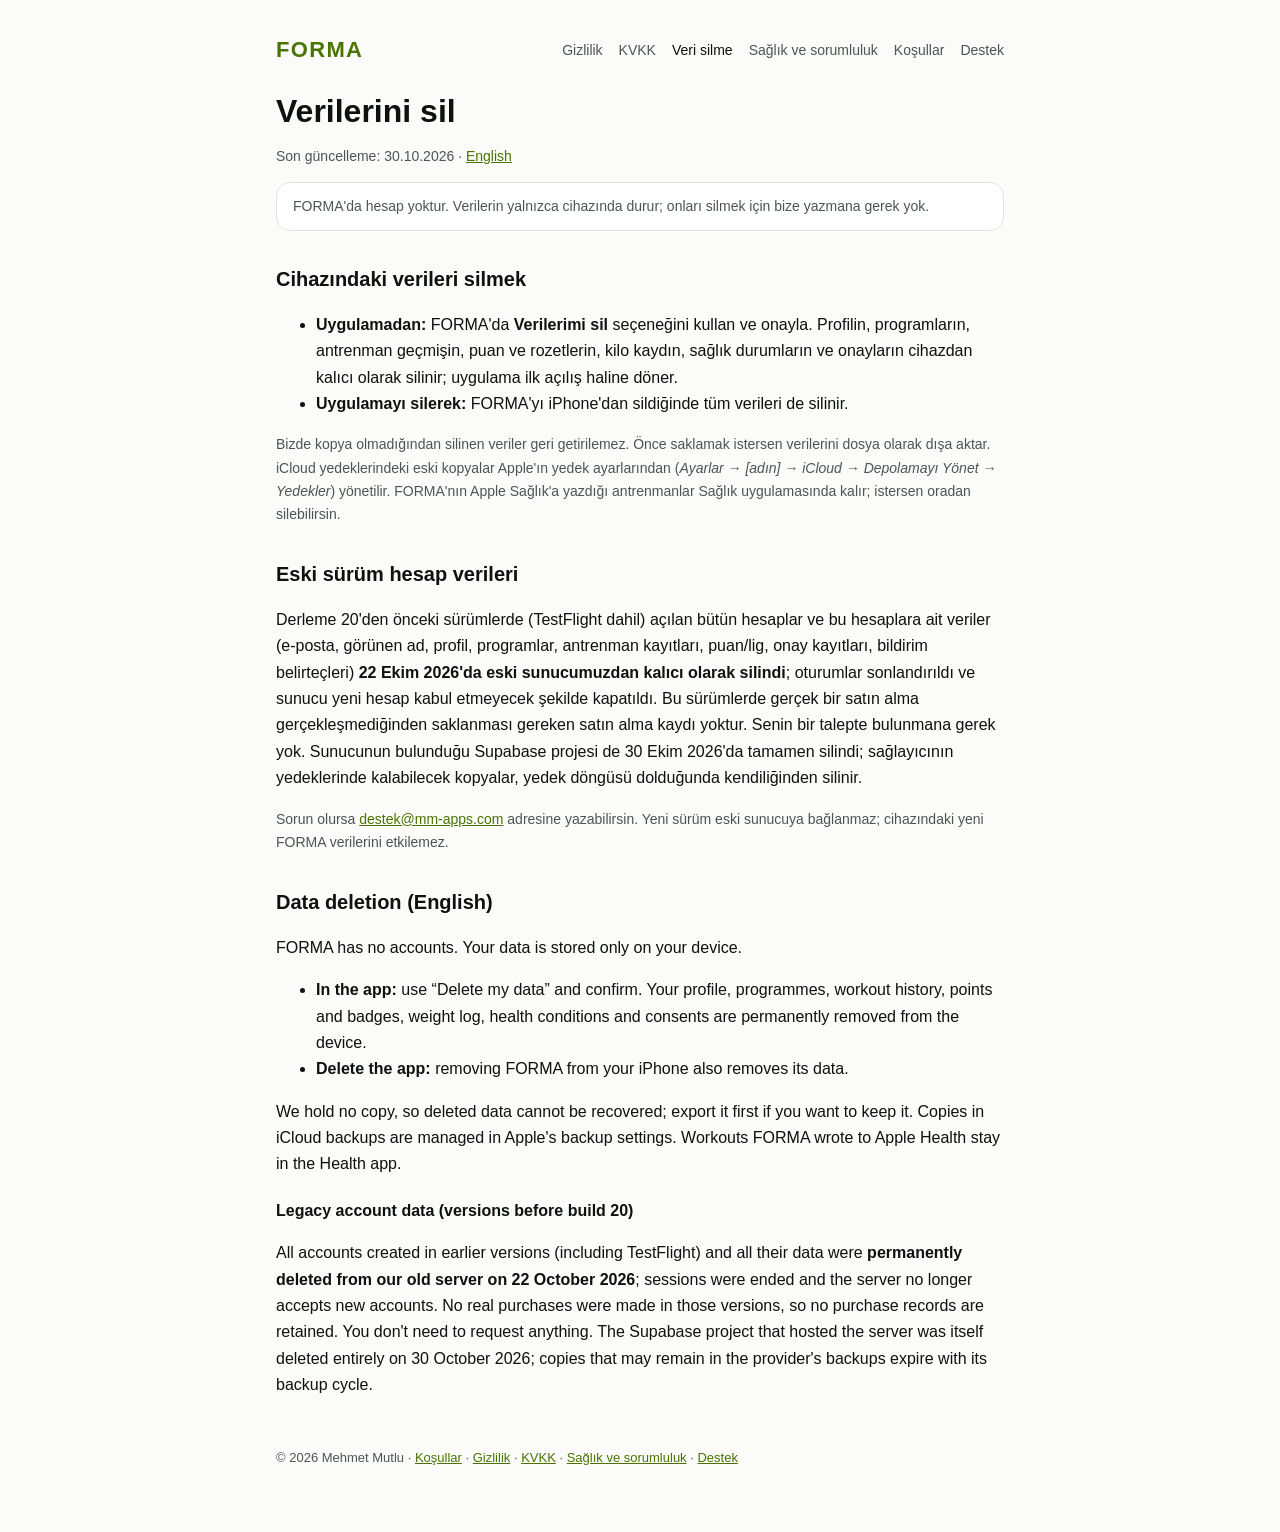
<file: hesap-silme/index.html>
<!doctype html>
<html lang="tr">
<head>
<meta charset="utf-8">
<meta name="viewport" content="width=device-width, initial-scale=1">
<title>Veri Silme · FORMA</title>
<meta name="description" content="FORMA verilerini silme: cihazdaki verileri uygulamadan silme ve eski sürüm hesap verilerinin silinmesini isteme. FORMA data deletion.">
<link rel="stylesheet" href="../style.css">
<link rel="icon" href="../favicon.svg" type="image/svg+xml">
<link rel="icon" href="../favicon.png" type="image/png">
<link rel="apple-touch-icon" href="../apple-touch-icon.png">
</head>
<body>
<main>
<header>
  <a class="brand" href="../">FORMA</a>
  <nav><a href="../gizlilik/">Gizlilik</a><a href="../kvkk/">KVKK</a><a href="./" aria-current="page">Veri silme</a><a href="../sorumluluk/">Sağlık ve sorumluluk</a><a href="../kosullar/">Koşullar</a><a href="../destek/">Destek</a></nav>
</header>

<h1>Verilerini sil</h1>
<p class="muted">Son güncelleme: 30.10.2026 · <a href="#english">English</a></p>
<p class="note">FORMA'da hesap yoktur. Verilerin yalnızca cihazında durur; onları silmek için bize yazmana gerek yok.</p>

<h2>Cihazındaki verileri silmek</h2>
<ul>
  <li><strong>Uygulamadan:</strong> FORMA'da <strong>Verilerimi sil</strong> seçeneğini kullan ve onayla. Profilin, programların, antrenman geçmişin, puan ve rozetlerin, kilo kaydın, sağlık durumların ve onayların cihazdan kalıcı olarak silinir; uygulama ilk açılış haline döner.</li>
  <li><strong>Uygulamayı silerek:</strong> FORMA'yı iPhone'dan sildiğinde tüm verileri de silinir.</li>
</ul>
<p class="muted">Bizde kopya olmadığından silinen veriler geri getirilemez. Önce saklamak istersen verilerini dosya olarak dışa aktar. iCloud yedeklerindeki eski kopyalar Apple'ın yedek ayarlarından (<em>Ayarlar → [adın] → iCloud → Depolamayı Yönet → Yedekler</em>) yönetilir. FORMA'nın Apple Sağlık'a yazdığı antrenmanlar Sağlık uygulamasında kalır; istersen oradan silebilirsin.</p>

<h2 id="eski-hesap">Eski sürüm hesap verileri</h2>
<p>Derleme 20'den önceki sürümlerde (TestFlight dahil) açılan bütün hesaplar ve bu hesaplara ait veriler (e-posta, görünen ad, profil, programlar, antrenman kayıtları, puan/lig, onay kayıtları, bildirim belirteçleri) <strong>22 Ekim 2026'da eski sunucumuzdan kalıcı olarak silindi</strong>; oturumlar sonlandırıldı ve sunucu yeni hesap kabul etmeyecek şekilde kapatıldı. Bu sürümlerde gerçek bir satın alma gerçekleşmediğinden saklanması gereken satın alma kaydı yoktur. Senin bir talepte bulunmana gerek yok. Sunucunun bulunduğu Supabase projesi de 30 Ekim 2026'da tamamen silindi; sağlayıcının yedeklerinde kalabilecek kopyalar, yedek döngüsü dolduğunda kendiliğinden silinir.</p>
<p class="muted">Sorun olursa <a href="mailto:destek@mm-apps.com">destek@mm-apps.com</a> adresine yazabilirsin. Yeni sürüm eski sunucuya bağlanmaz; cihazındaki yeni FORMA verilerini etkilemez.</p>

<h2 id="english" lang="en">Data deletion (English)</h2>
<div lang="en">
<p>FORMA has no accounts. Your data is stored only on your device.</p>
<ul>
  <li><strong>In the app:</strong> use “Delete my data” and confirm. Your profile, programmes, workout history, points and badges, weight log, health conditions and consents are permanently removed from the device.</li>
  <li><strong>Delete the app:</strong> removing FORMA from your iPhone also removes its data.</li>
</ul>
<p>We hold no copy, so deleted data cannot be recovered; export it first if you want to keep it. Copies in iCloud backups are managed in Apple's backup settings. Workouts FORMA wrote to Apple Health stay in the Health app.</p>
<h3>Legacy account data (versions before build 20)</h3>
<p>All accounts created in earlier versions (including TestFlight) and all their data were <strong>permanently deleted from our old server on 22 October 2026</strong>; sessions were ended and the server no longer accepts new accounts. No real purchases were made in those versions, so no purchase records are retained. You don't need to request anything. The Supabase project that hosted the server was itself deleted entirely on 30 October 2026; copies that may remain in the provider's backups expire with its backup cycle.</p>
</div>

<footer>© 2026 Mehmet Mutlu · <a href="../kosullar/">Koşullar</a> · <a href="../gizlilik/">Gizlilik</a> · <a href="../kvkk/">KVKK</a> · <a href="../sorumluluk/">Sağlık ve sorumluluk</a> · <a href="../destek/">Destek</a></footer>
</main>
</body>
</html>
</file>
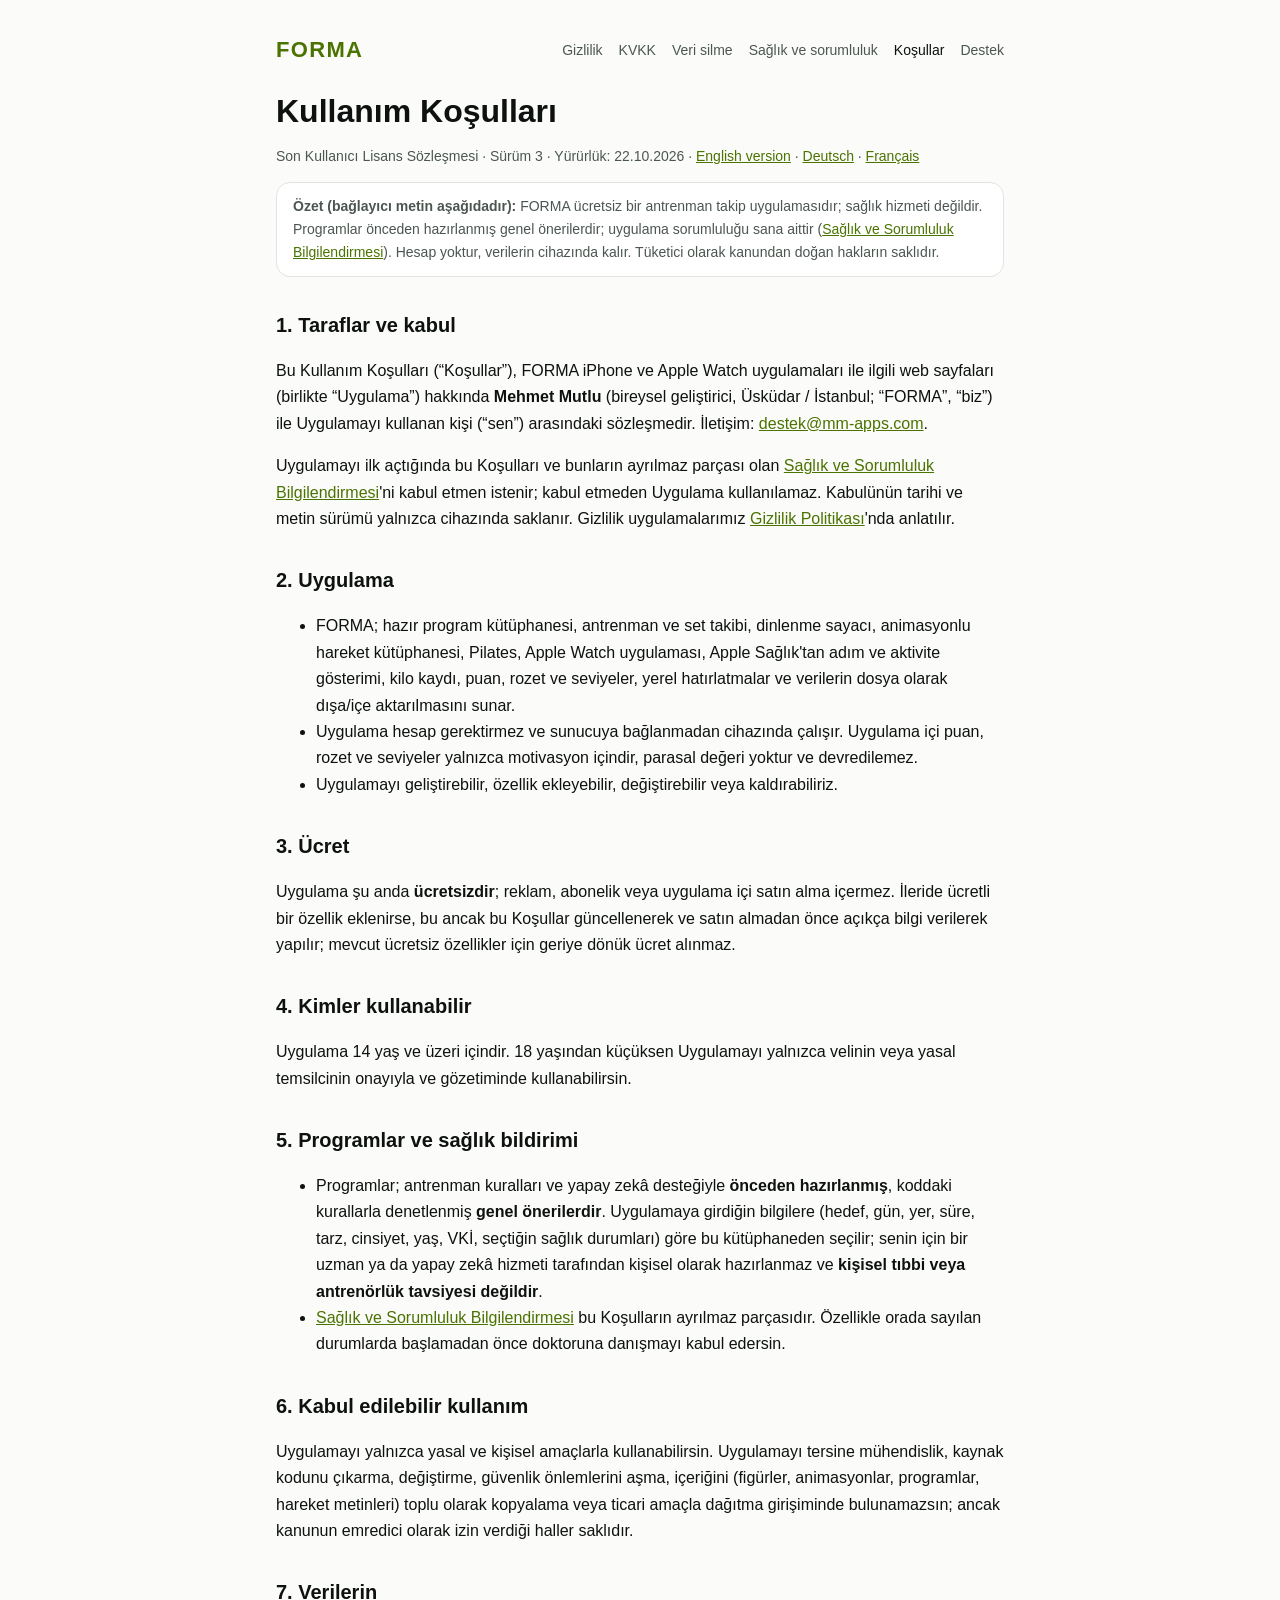
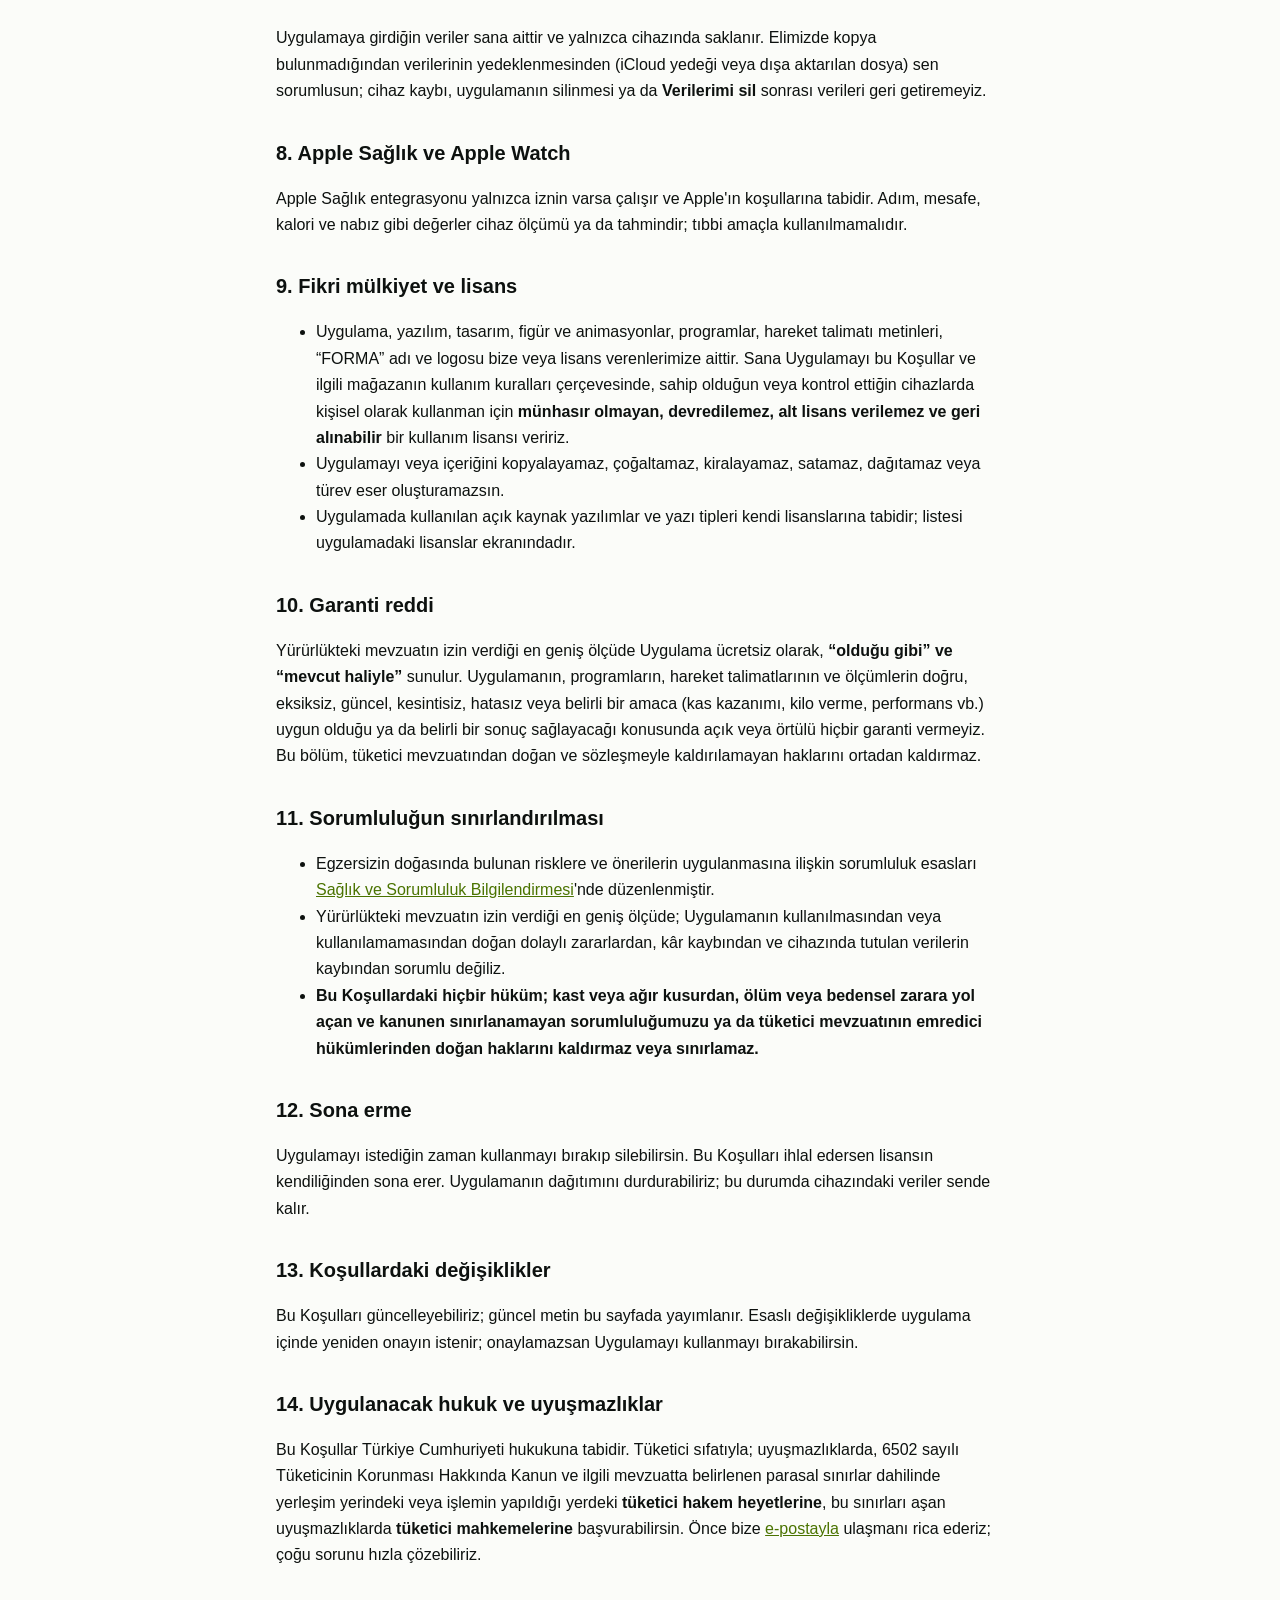
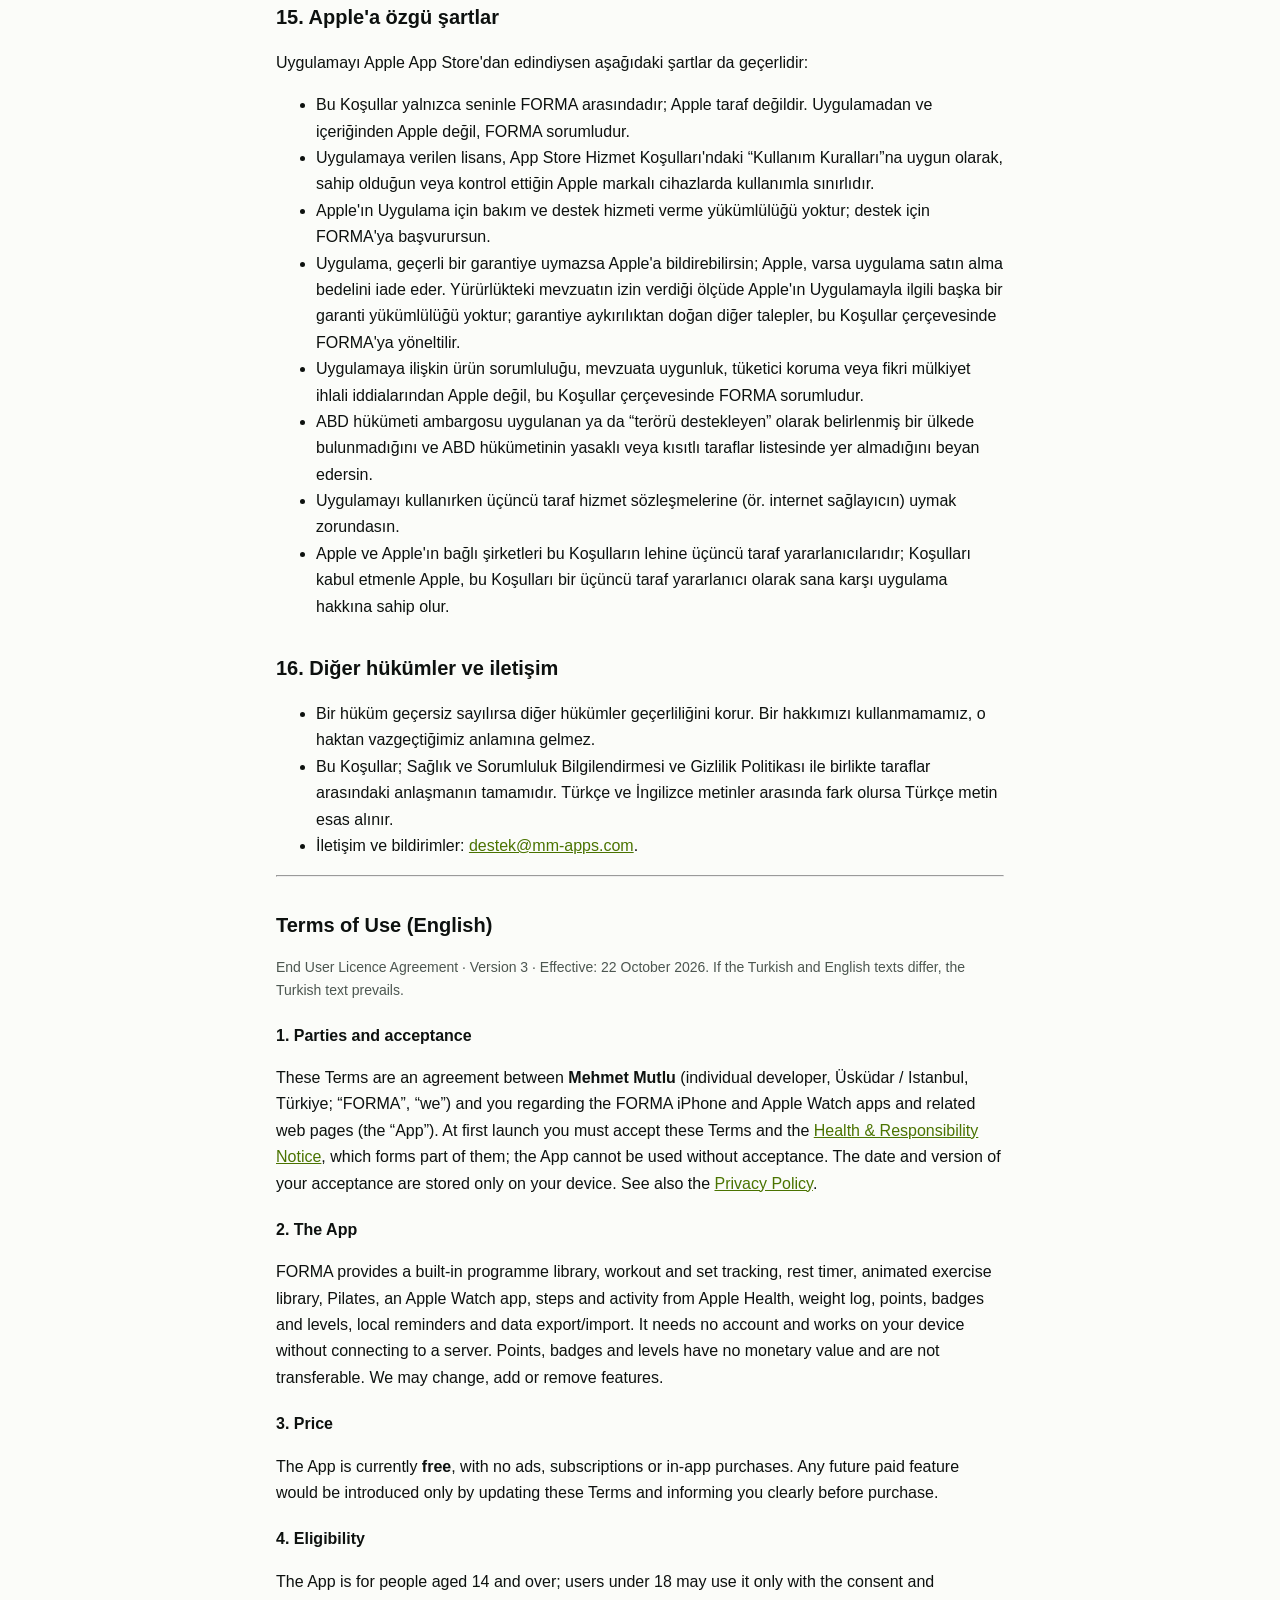
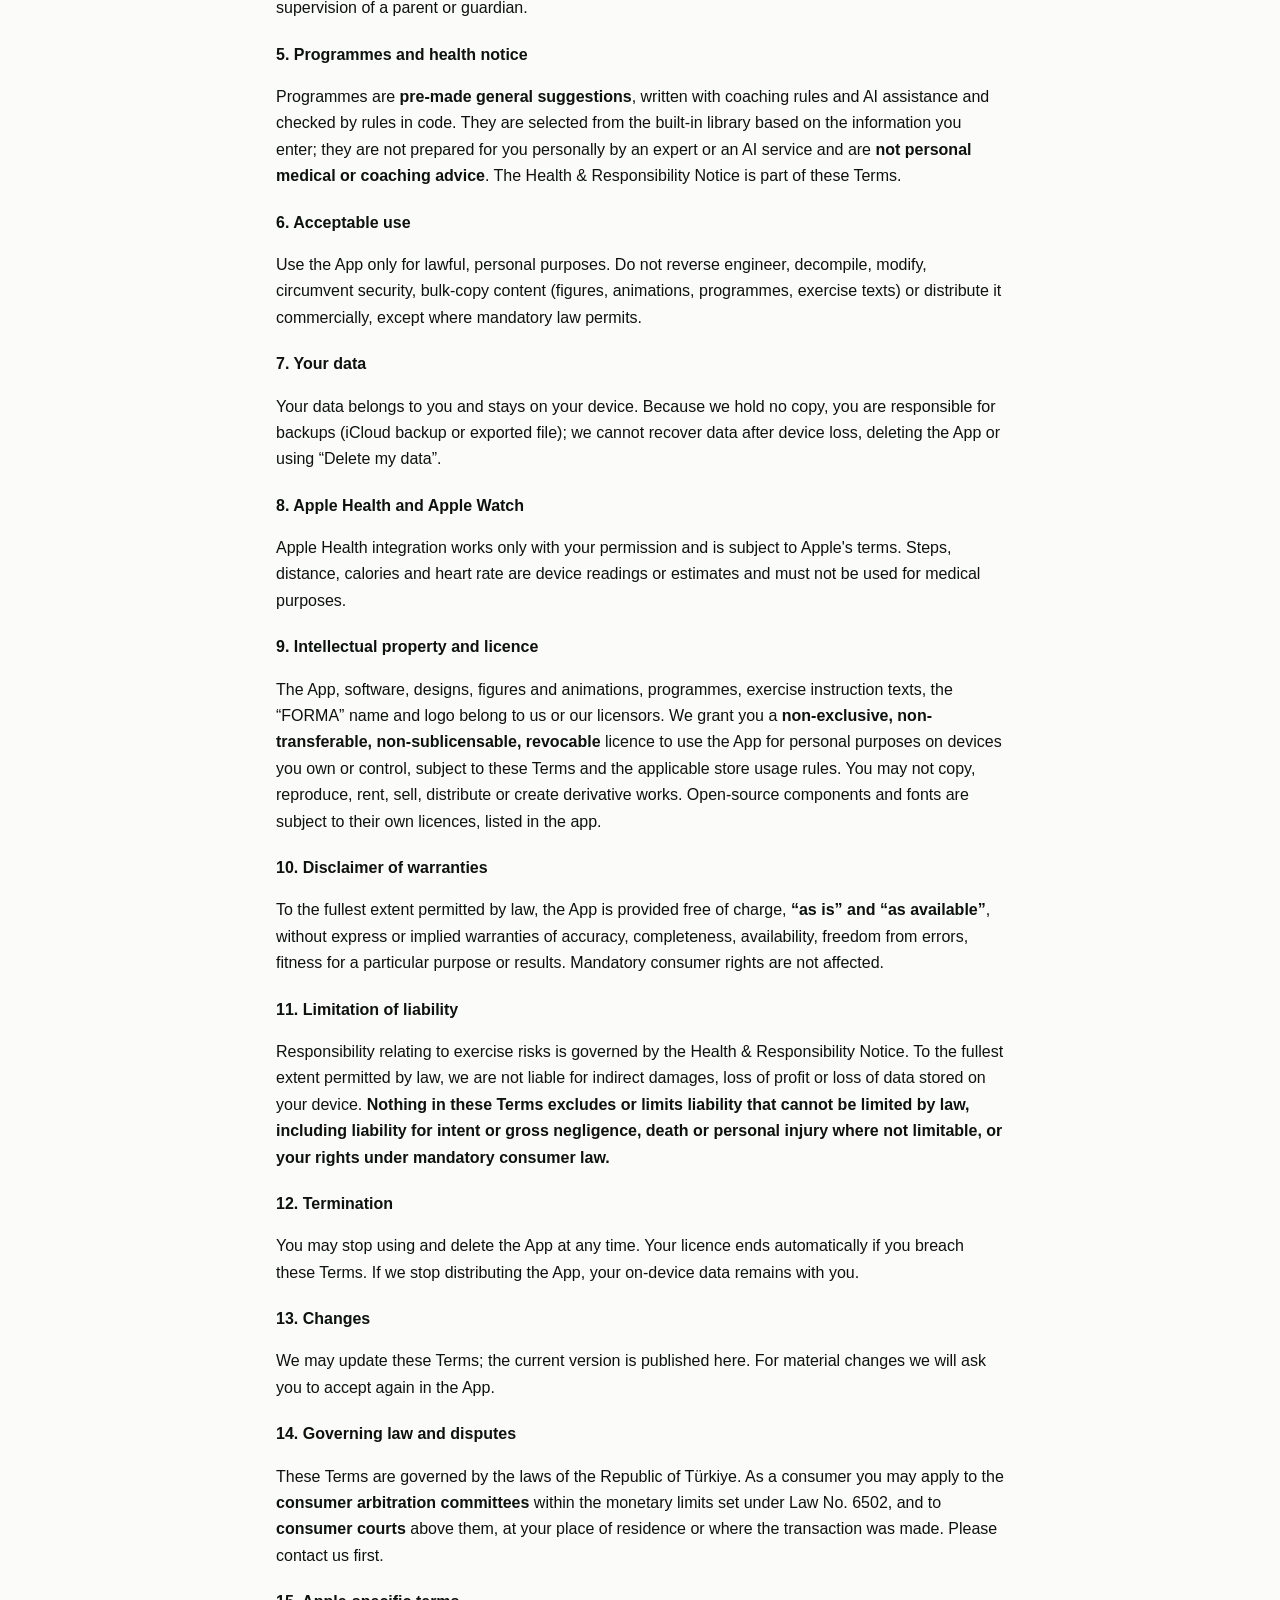
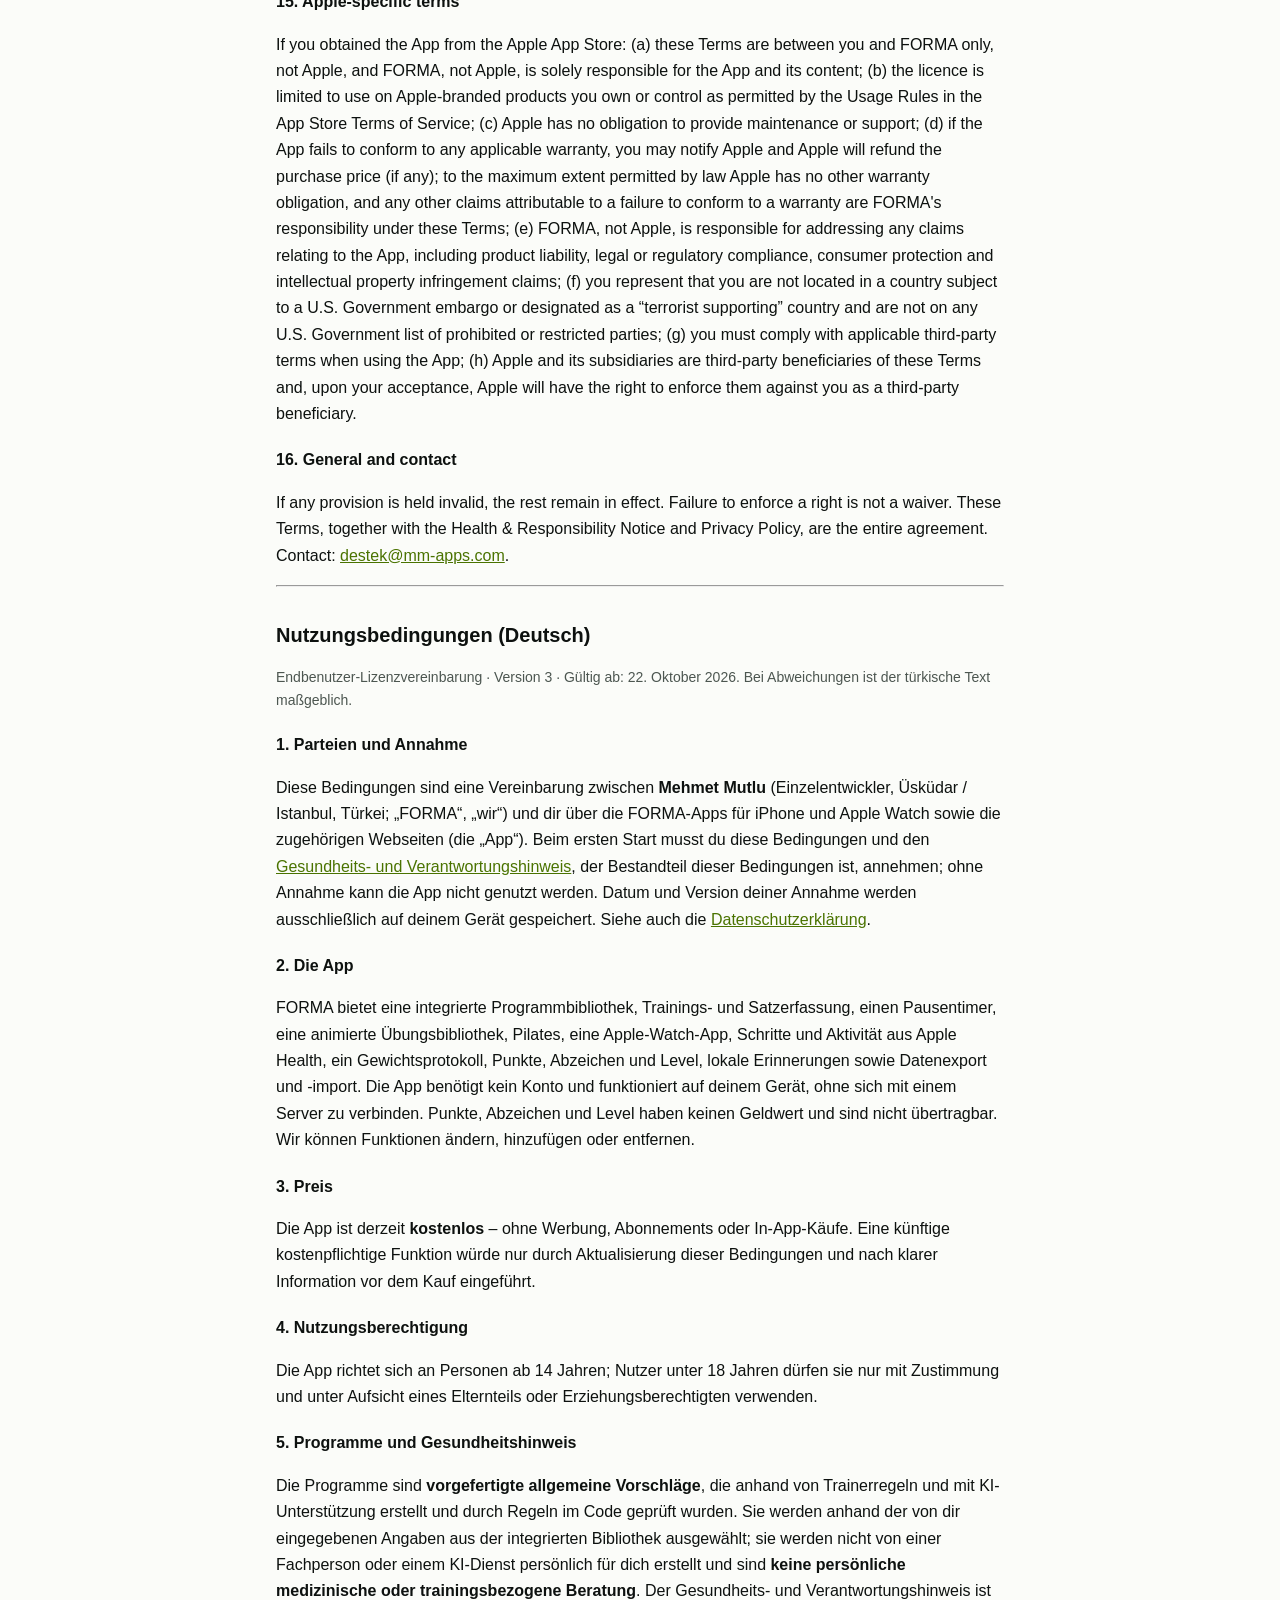
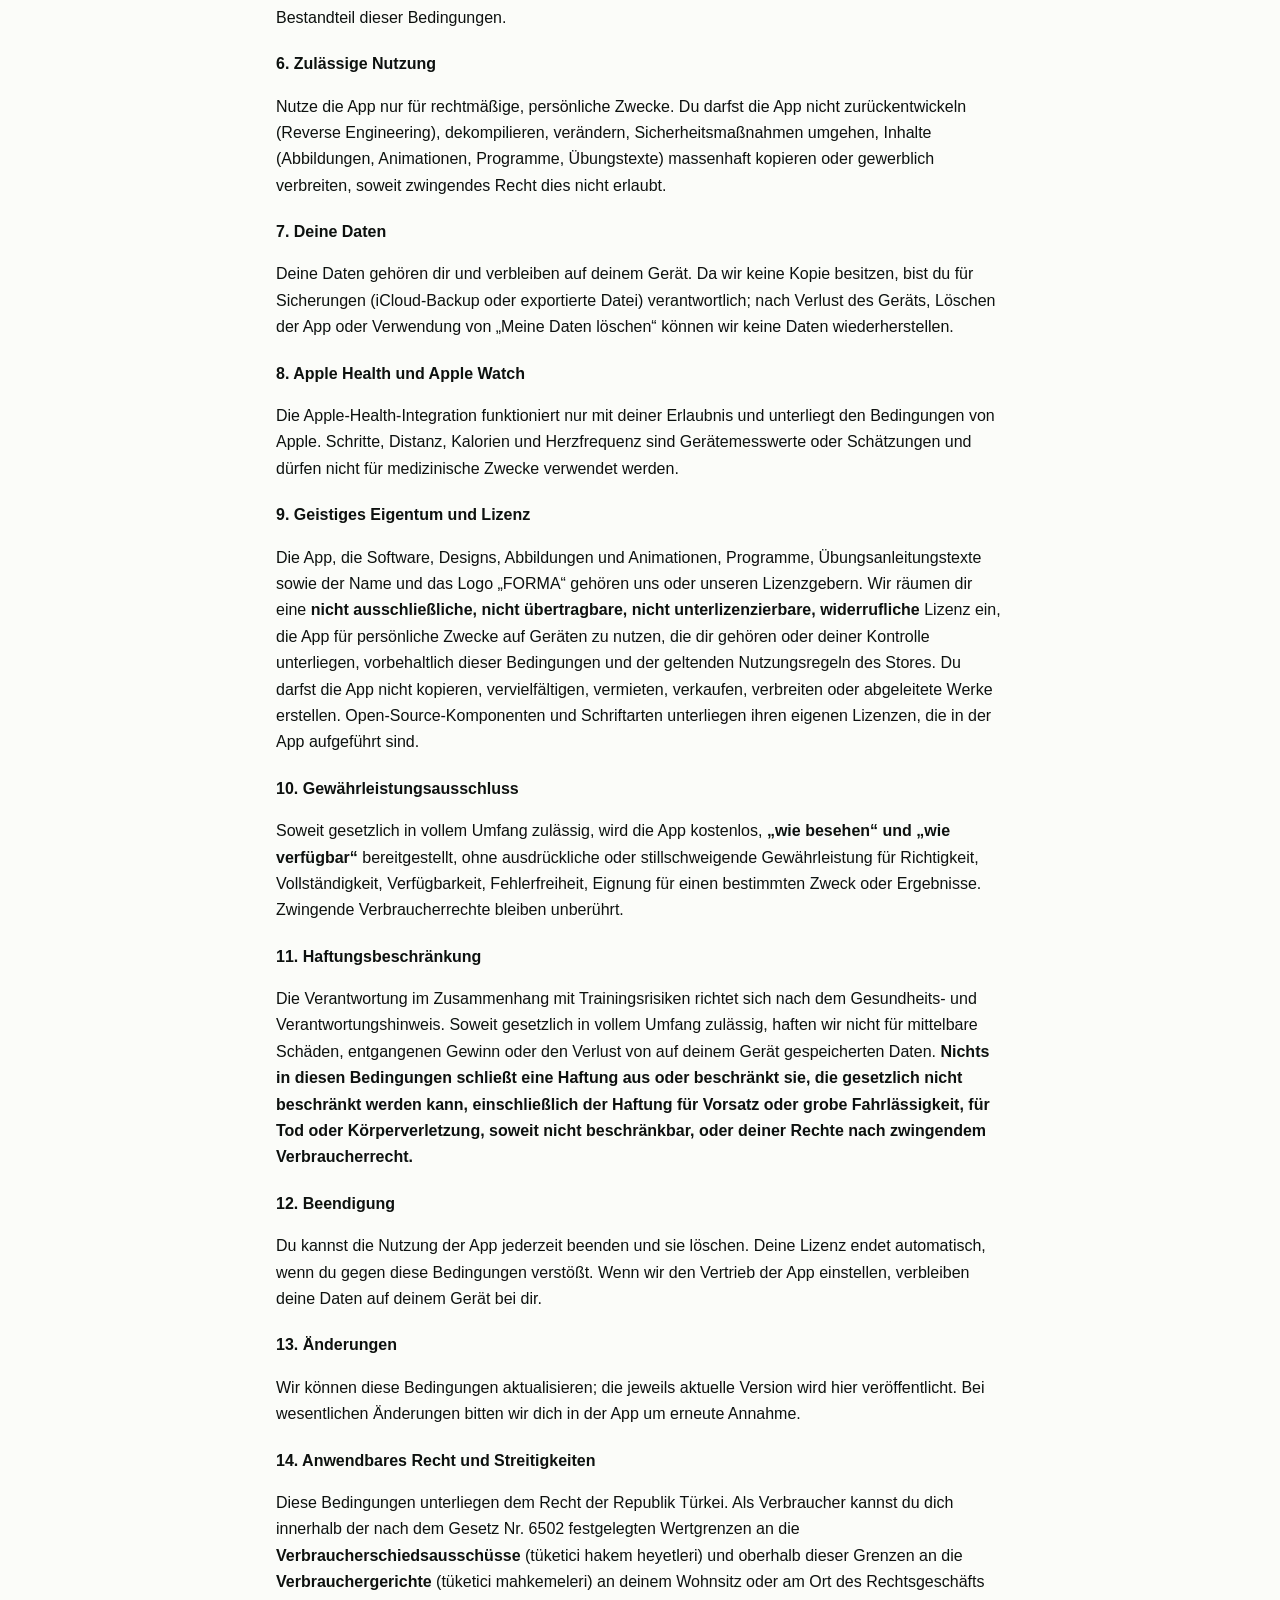
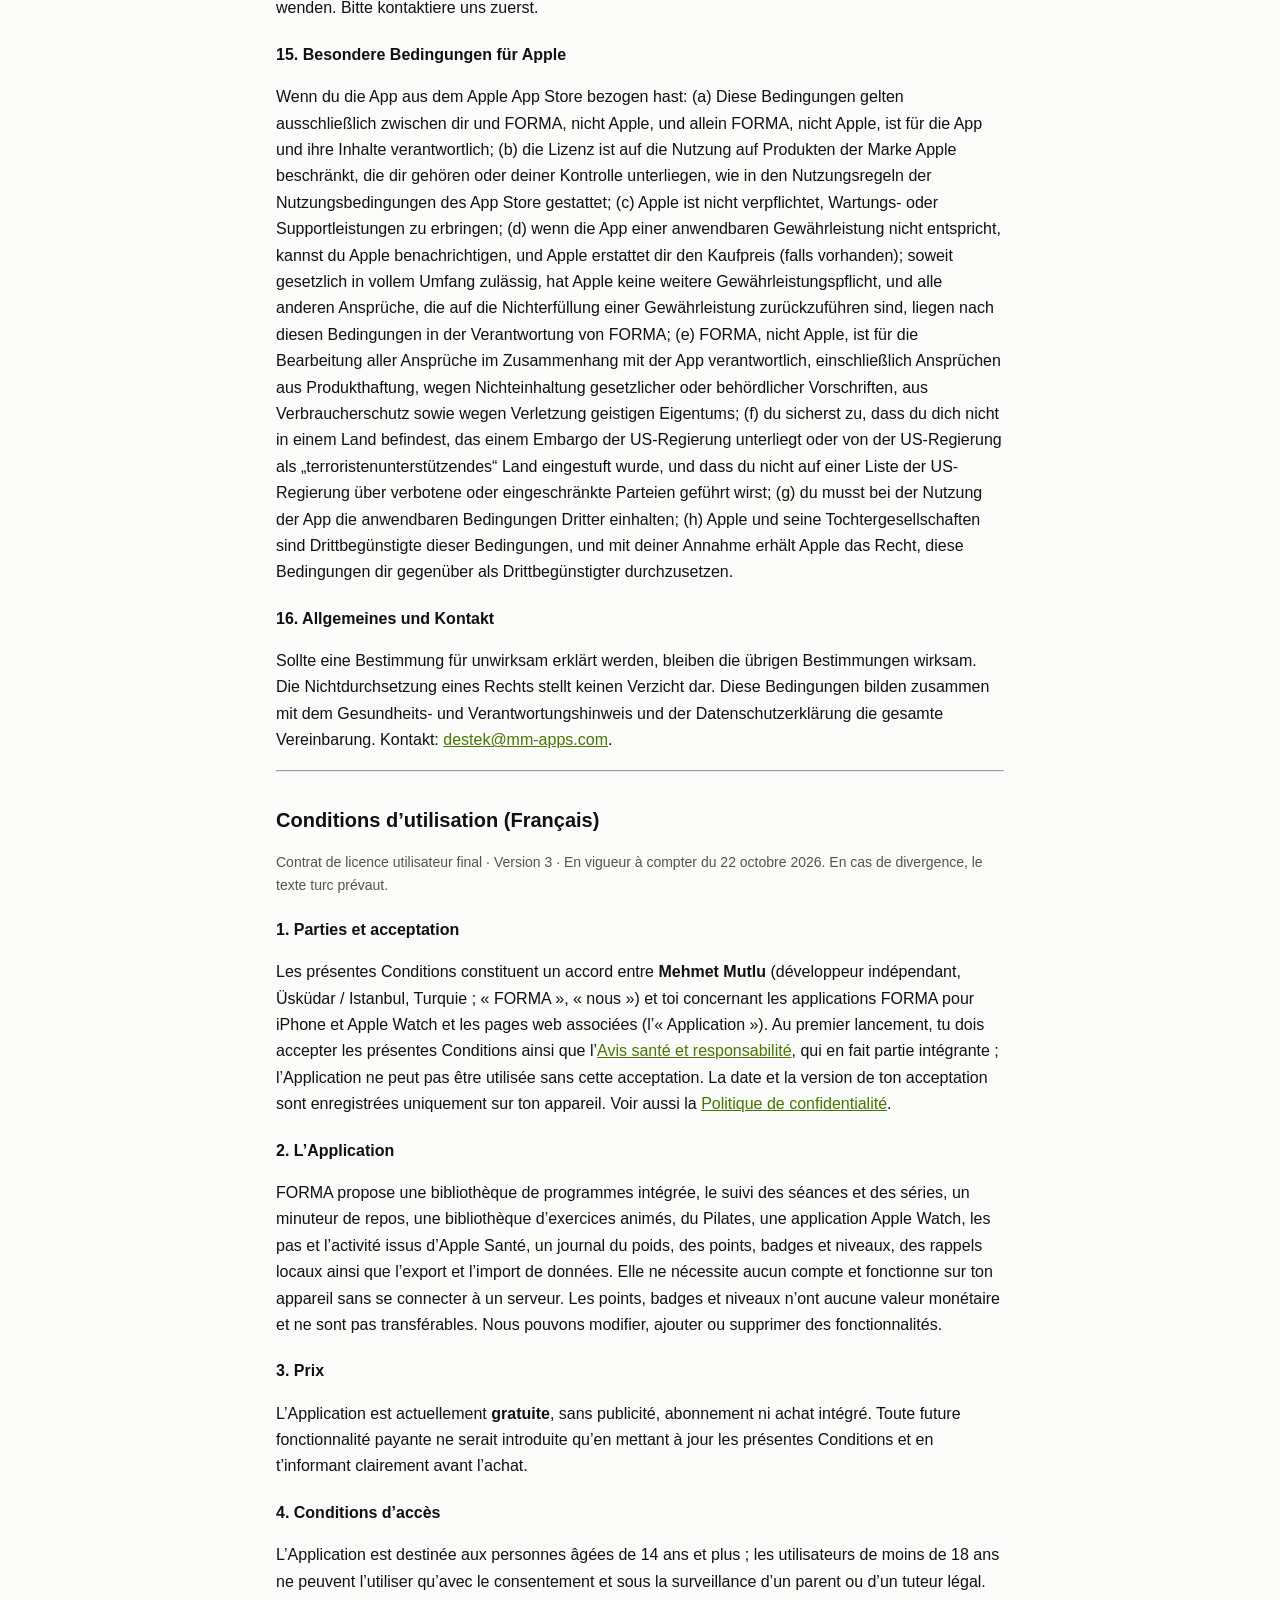
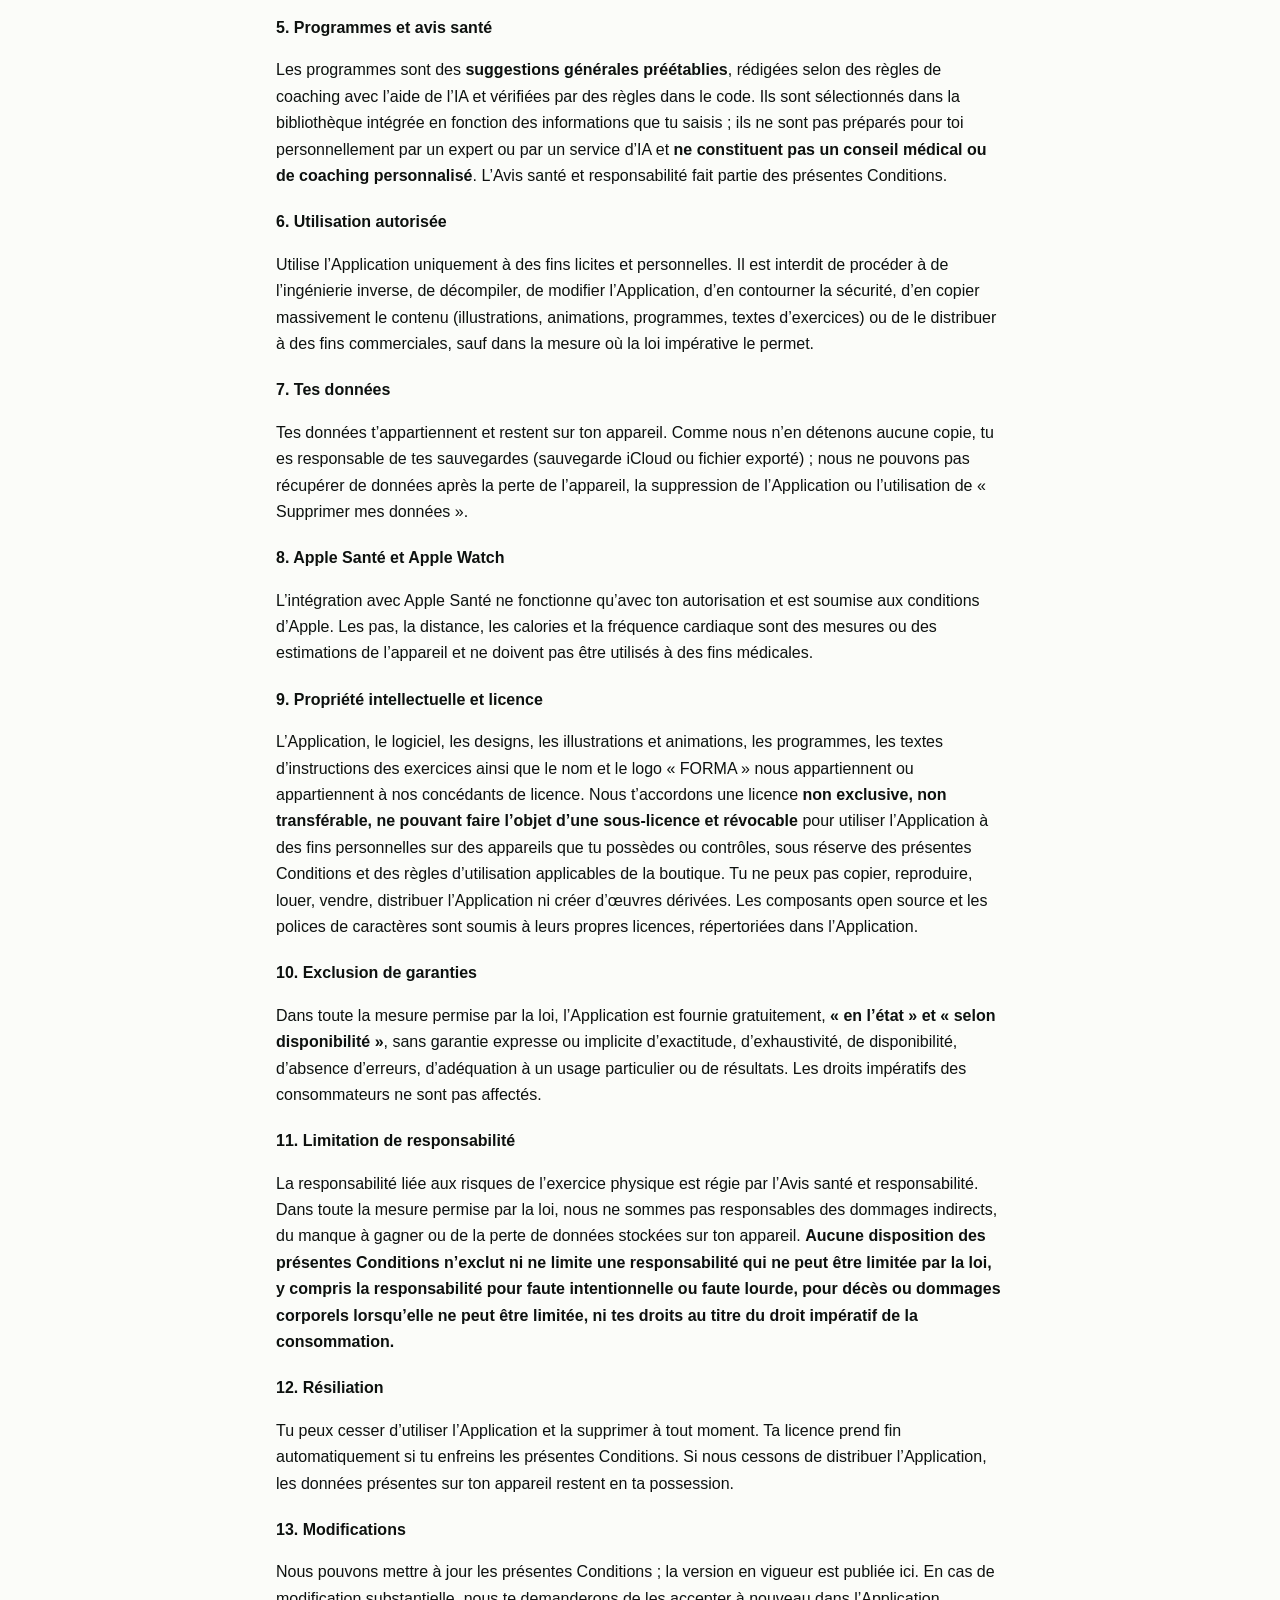
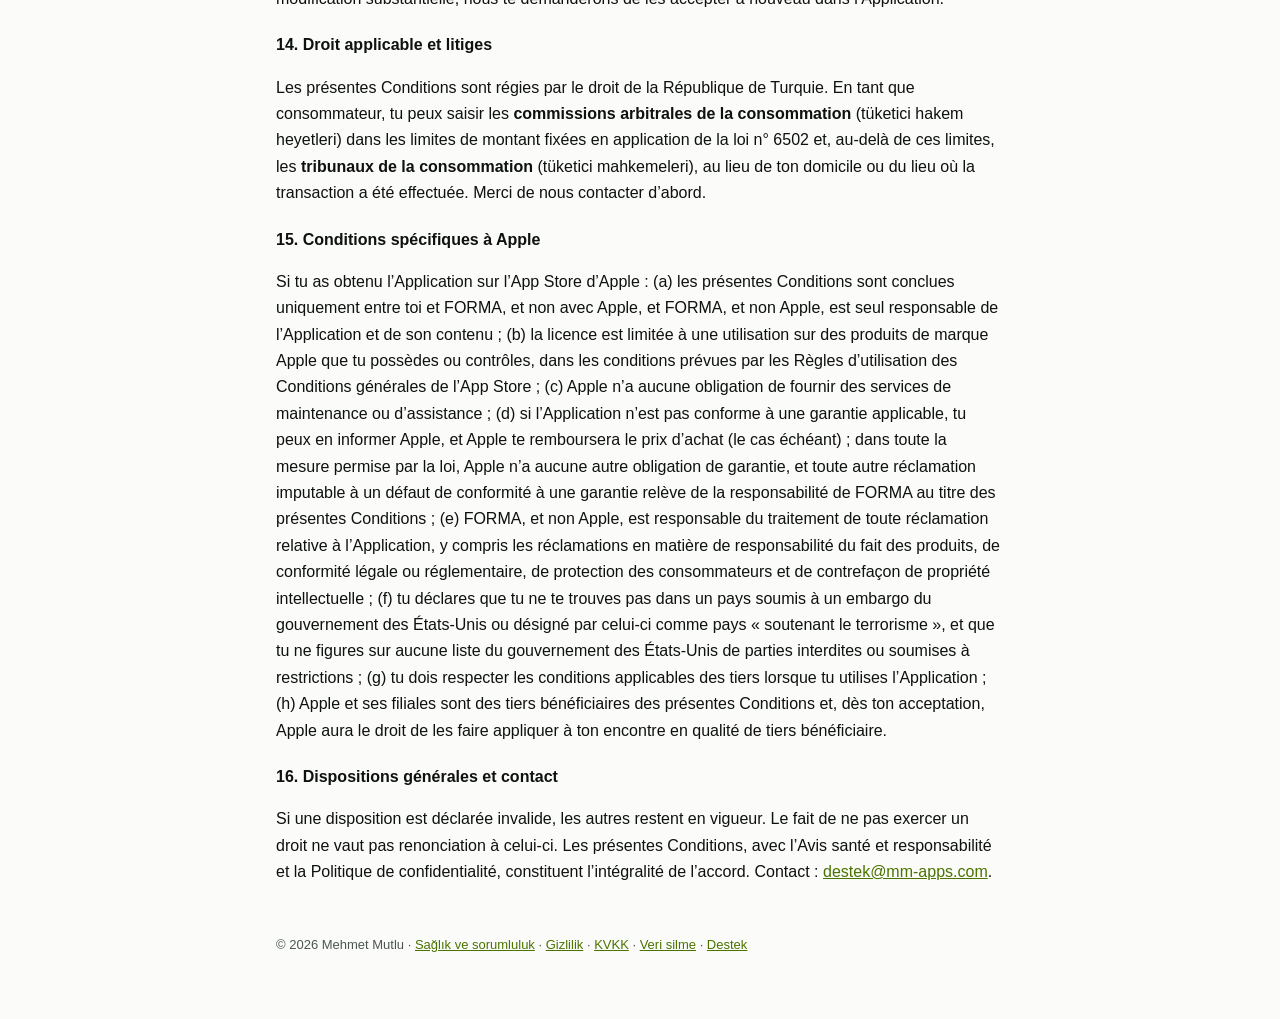
<file: kosullar/index.html>
<!doctype html>
<html lang="tr">
<head>
<meta charset="utf-8">
<meta name="viewport" content="width=device-width, initial-scale=1">
<title>Kullanım Koşulları · FORMA</title>
<meta name="description" content="FORMA Kullanım Koşulları ve Son Kullanıcı Lisans Sözleşmesi. FORMA Terms of Use (EULA).">
<link rel="stylesheet" href="../style.css">
<link rel="icon" href="../favicon.svg" type="image/svg+xml">
<link rel="icon" href="../favicon.png" type="image/png">
<link rel="apple-touch-icon" href="../apple-touch-icon.png">
</head>
<body>
<main>
<header>
  <a class="brand" href="../">FORMA</a>
  <nav><a href="../gizlilik/">Gizlilik</a><a href="../kvkk/">KVKK</a><a href="../hesap-silme/">Veri silme</a><a href="../sorumluluk/">Sağlık ve sorumluluk</a><a href="./" aria-current="page">Koşullar</a><a href="../destek/">Destek</a></nav>
</header>

<h1>Kullanım Koşulları</h1>
<p class="muted">Son Kullanıcı Lisans Sözleşmesi · Sürüm 3 · Yürürlük: 22.10.2026 · <a href="#english">English version</a> · <a href="#deutsch" lang="de">Deutsch</a> · <a href="#francais" lang="fr">Français</a></p>

<p class="note"><strong>Özet (bağlayıcı metin aşağıdadır):</strong> FORMA ücretsiz bir antrenman takip uygulamasıdır; sağlık hizmeti değildir. Programlar önceden hazırlanmış genel önerilerdir; uygulama sorumluluğu sana aittir (<a href="../sorumluluk/">Sağlık ve Sorumluluk Bilgilendirmesi</a>). Hesap yoktur, verilerin cihazında kalır. Tüketici olarak kanundan doğan hakların saklıdır.</p>

<h2>1. Taraflar ve kabul</h2>
<p>Bu Kullanım Koşulları (“Koşullar”), FORMA iPhone ve Apple Watch uygulamaları ile ilgili web sayfaları (birlikte “Uygulama”) hakkında <strong>Mehmet Mutlu</strong> (bireysel geliştirici, Üsküdar / İstanbul; “FORMA”, “biz”) ile Uygulamayı kullanan kişi (“sen”) arasındaki sözleşmedir. İletişim: <a href="mailto:destek@mm-apps.com">destek@mm-apps.com</a>.</p>
<p>Uygulamayı ilk açtığında bu Koşulları ve bunların ayrılmaz parçası olan <a href="../sorumluluk/">Sağlık ve Sorumluluk Bilgilendirmesi</a>'ni kabul etmen istenir; kabul etmeden Uygulama kullanılamaz. Kabulünün tarihi ve metin sürümü yalnızca cihazında saklanır. Gizlilik uygulamalarımız <a href="../gizlilik/">Gizlilik Politikası</a>'nda anlatılır.</p>

<h2>2. Uygulama</h2>
<ul>
  <li>FORMA; hazır program kütüphanesi, antrenman ve set takibi, dinlenme sayacı, animasyonlu hareket kütüphanesi, Pilates, Apple Watch uygulaması, Apple Sağlık'tan adım ve aktivite gösterimi, kilo kaydı, puan, rozet ve seviyeler, yerel hatırlatmalar ve verilerin dosya olarak dışa/içe aktarılmasını sunar.</li>
  <li>Uygulama hesap gerektirmez ve sunucuya bağlanmadan cihazında çalışır. Uygulama içi puan, rozet ve seviyeler yalnızca motivasyon içindir, parasal değeri yoktur ve devredilemez.</li>
  <li>Uygulamayı geliştirebilir, özellik ekleyebilir, değiştirebilir veya kaldırabiliriz.</li>
</ul>

<h2>3. Ücret</h2>
<p>Uygulama şu anda <strong>ücretsizdir</strong>; reklam, abonelik veya uygulama içi satın alma içermez. İleride ücretli bir özellik eklenirse, bu ancak bu Koşullar güncellenerek ve satın almadan önce açıkça bilgi verilerek yapılır; mevcut ücretsiz özellikler için geriye dönük ücret alınmaz.</p>

<h2>4. Kimler kullanabilir</h2>
<p>Uygulama 14 yaş ve üzeri içindir. 18 yaşından küçüksen Uygulamayı yalnızca velinin veya yasal temsilcinin onayıyla ve gözetiminde kullanabilirsin.</p>

<h2>5. Programlar ve sağlık bildirimi</h2>
<ul>
  <li>Programlar; antrenman kuralları ve yapay zekâ desteğiyle <strong>önceden hazırlanmış</strong>, koddaki kurallarla denetlenmiş <strong>genel önerilerdir</strong>. Uygulamaya girdiğin bilgilere (hedef, gün, yer, süre, tarz, cinsiyet, yaş, VKİ, seçtiğin sağlık durumları) göre bu kütüphaneden seçilir; senin için bir uzman ya da yapay zekâ hizmeti tarafından kişisel olarak hazırlanmaz ve <strong>kişisel tıbbi veya antrenörlük tavsiyesi değildir</strong>.</li>
  <li><a href="../sorumluluk/">Sağlık ve Sorumluluk Bilgilendirmesi</a> bu Koşulların ayrılmaz parçasıdır. Özellikle orada sayılan durumlarda başlamadan önce doktoruna danışmayı kabul edersin.</li>
</ul>

<h2>6. Kabul edilebilir kullanım</h2>
<p>Uygulamayı yalnızca yasal ve kişisel amaçlarla kullanabilirsin. Uygulamayı tersine mühendislik, kaynak kodunu çıkarma, değiştirme, güvenlik önlemlerini aşma, içeriğini (figürler, animasyonlar, programlar, hareket metinleri) toplu olarak kopyalama veya ticari amaçla dağıtma girişiminde bulunamazsın; ancak kanunun emredici olarak izin verdiği haller saklıdır.</p>

<h2>7. Verilerin</h2>
<p>Uygulamaya girdiğin veriler sana aittir ve yalnızca cihazında saklanır. Elimizde kopya bulunmadığından verilerinin yedeklenmesinden (iCloud yedeği veya dışa aktarılan dosya) sen sorumlusun; cihaz kaybı, uygulamanın silinmesi ya da <strong>Verilerimi sil</strong> sonrası verileri geri getiremeyiz.</p>

<h2>8. Apple Sağlık ve Apple Watch</h2>
<p>Apple Sağlık entegrasyonu yalnızca iznin varsa çalışır ve Apple'ın koşullarına tabidir. Adım, mesafe, kalori ve nabız gibi değerler cihaz ölçümü ya da tahmindir; tıbbi amaçla kullanılmamalıdır.</p>

<h2>9. Fikri mülkiyet ve lisans</h2>
<ul>
  <li>Uygulama, yazılım, tasarım, figür ve animasyonlar, programlar, hareket talimatı metinleri, “FORMA” adı ve logosu bize veya lisans verenlerimize aittir. Sana Uygulamayı bu Koşullar ve ilgili mağazanın kullanım kuralları çerçevesinde, sahip olduğun veya kontrol ettiğin cihazlarda kişisel olarak kullanman için <strong>münhasır olmayan, devredilemez, alt lisans verilemez ve geri alınabilir</strong> bir kullanım lisansı veririz.</li>
  <li>Uygulamayı veya içeriğini kopyalayamaz, çoğaltamaz, kiralayamaz, satamaz, dağıtamaz veya türev eser oluşturamazsın.</li>
  <li>Uygulamada kullanılan açık kaynak yazılımlar ve yazı tipleri kendi lisanslarına tabidir; listesi uygulamadaki lisanslar ekranındadır.</li>
</ul>

<h2>10. Garanti reddi</h2>
<p>Yürürlükteki mevzuatın izin verdiği en geniş ölçüde Uygulama ücretsiz olarak, <strong>“olduğu gibi” ve “mevcut haliyle”</strong> sunulur. Uygulamanın, programların, hareket talimatlarının ve ölçümlerin doğru, eksiksiz, güncel, kesintisiz, hatasız veya belirli bir amaca (kas kazanımı, kilo verme, performans vb.) uygun olduğu ya da belirli bir sonuç sağlayacağı konusunda açık veya örtülü hiçbir garanti vermeyiz. Bu bölüm, tüketici mevzuatından doğan ve sözleşmeyle kaldırılamayan haklarını ortadan kaldırmaz.</p>

<h2>11. Sorumluluğun sınırlandırılması</h2>
<ul>
  <li>Egzersizin doğasında bulunan risklere ve önerilerin uygulanmasına ilişkin sorumluluk esasları <a href="../sorumluluk/">Sağlık ve Sorumluluk Bilgilendirmesi</a>'nde düzenlenmiştir.</li>
  <li>Yürürlükteki mevzuatın izin verdiği en geniş ölçüde; Uygulamanın kullanılmasından veya kullanılamamasından doğan dolaylı zararlardan, kâr kaybından ve cihazında tutulan verilerin kaybından sorumlu değiliz.</li>
  <li><strong>Bu Koşullardaki hiçbir hüküm; kast veya ağır kusurdan, ölüm veya bedensel zarara yol açan ve kanunen sınırlanamayan sorumluluğumuzu ya da tüketici mevzuatının emredici hükümlerinden doğan haklarını kaldırmaz veya sınırlamaz.</strong></li>
</ul>

<h2>12. Sona erme</h2>
<p>Uygulamayı istediğin zaman kullanmayı bırakıp silebilirsin. Bu Koşulları ihlal edersen lisansın kendiliğinden sona erer. Uygulamanın dağıtımını durdurabiliriz; bu durumda cihazındaki veriler sende kalır.</p>

<h2>13. Koşullardaki değişiklikler</h2>
<p>Bu Koşulları güncelleyebiliriz; güncel metin bu sayfada yayımlanır. Esaslı değişikliklerde uygulama içinde yeniden onayın istenir; onaylamazsan Uygulamayı kullanmayı bırakabilirsin.</p>

<h2>14. Uygulanacak hukuk ve uyuşmazlıklar</h2>
<p>Bu Koşullar Türkiye Cumhuriyeti hukukuna tabidir. Tüketici sıfatıyla; uyuşmazlıklarda, 6502 sayılı Tüketicinin Korunması Hakkında Kanun ve ilgili mevzuatta belirlenen parasal sınırlar dahilinde yerleşim yerindeki veya işlemin yapıldığı yerdeki <strong>tüketici hakem heyetlerine</strong>, bu sınırları aşan uyuşmazlıklarda <strong>tüketici mahkemelerine</strong> başvurabilirsin. Önce bize <a href="mailto:destek@mm-apps.com">e-postayla</a> ulaşmanı rica ederiz; çoğu sorunu hızla çözebiliriz.</p>

<h2>15. Apple'a özgü şartlar</h2>
<p>Uygulamayı Apple App Store'dan edindiysen aşağıdaki şartlar da geçerlidir:</p>
<ul>
  <li>Bu Koşullar yalnızca seninle FORMA arasındadır; Apple taraf değildir. Uygulamadan ve içeriğinden Apple değil, FORMA sorumludur.</li>
  <li>Uygulamaya verilen lisans, App Store Hizmet Koşulları'ndaki “Kullanım Kuralları”na uygun olarak, sahip olduğun veya kontrol ettiğin Apple markalı cihazlarda kullanımla sınırlıdır.</li>
  <li>Apple'ın Uygulama için bakım ve destek hizmeti verme yükümlülüğü yoktur; destek için FORMA'ya başvurursun.</li>
  <li>Uygulama, geçerli bir garantiye uymazsa Apple'a bildirebilirsin; Apple, varsa uygulama satın alma bedelini iade eder. Yürürlükteki mevzuatın izin verdiği ölçüde Apple'ın Uygulamayla ilgili başka bir garanti yükümlülüğü yoktur; garantiye aykırılıktan doğan diğer talepler, bu Koşullar çerçevesinde FORMA'ya yöneltilir.</li>
  <li>Uygulamaya ilişkin ürün sorumluluğu, mevzuata uygunluk, tüketici koruma veya fikri mülkiyet ihlali iddialarından Apple değil, bu Koşullar çerçevesinde FORMA sorumludur.</li>
  <li>ABD hükümeti ambargosu uygulanan ya da “terörü destekleyen” olarak belirlenmiş bir ülkede bulunmadığını ve ABD hükümetinin yasaklı veya kısıtlı taraflar listesinde yer almadığını beyan edersin.</li>
  <li>Uygulamayı kullanırken üçüncü taraf hizmet sözleşmelerine (ör. internet sağlayıcın) uymak zorundasın.</li>
  <li>Apple ve Apple'ın bağlı şirketleri bu Koşulların lehine üçüncü taraf yararlanıcılarıdır; Koşulları kabul etmenle Apple, bu Koşulları bir üçüncü taraf yararlanıcı olarak sana karşı uygulama hakkına sahip olur.</li>
</ul>

<h2>16. Diğer hükümler ve iletişim</h2>
<ul>
  <li>Bir hüküm geçersiz sayılırsa diğer hükümler geçerliliğini korur. Bir hakkımızı kullanmamamız, o haktan vazgeçtiğimiz anlamına gelmez.</li>
  <li>Bu Koşullar; Sağlık ve Sorumluluk Bilgilendirmesi ve Gizlilik Politikası ile birlikte taraflar arasındaki anlaşmanın tamamıdır. Türkçe ve İngilizce metinler arasında fark olursa Türkçe metin esas alınır.</li>
  <li>İletişim ve bildirimler: <a href="mailto:destek@mm-apps.com">destek@mm-apps.com</a>.</li>
</ul>

<hr>

<h2 id="english" lang="en">Terms of Use (English)</h2>
<div lang="en">
<p class="muted">End User Licence Agreement · Version 3 · Effective: 22 October 2026. If the Turkish and English texts differ, the Turkish text prevails.</p>

<h3>1. Parties and acceptance</h3>
<p>These Terms are an agreement between <strong>Mehmet Mutlu</strong> (individual developer, Üsküdar / Istanbul, Türkiye; “FORMA”, “we”) and you regarding the FORMA iPhone and Apple Watch apps and related web pages (the “App”). At first launch you must accept these Terms and the <a href="../sorumluluk/#english">Health &amp; Responsibility Notice</a>, which forms part of them; the App cannot be used without acceptance. The date and version of your acceptance are stored only on your device. See also the <a href="../gizlilik/#english">Privacy Policy</a>.</p>

<h3>2. The App</h3>
<p>FORMA provides a built-in programme library, workout and set tracking, rest timer, animated exercise library, Pilates, an Apple Watch app, steps and activity from Apple Health, weight log, points, badges and levels, local reminders and data export/import. It needs no account and works on your device without connecting to a server. Points, badges and levels have no monetary value and are not transferable. We may change, add or remove features.</p>

<h3>3. Price</h3>
<p>The App is currently <strong>free</strong>, with no ads, subscriptions or in-app purchases. Any future paid feature would be introduced only by updating these Terms and informing you clearly before purchase.</p>

<h3>4. Eligibility</h3>
<p>The App is for people aged 14 and over; users under 18 may use it only with the consent and supervision of a parent or guardian.</p>

<h3>5. Programmes and health notice</h3>
<p>Programmes are <strong>pre-made general suggestions</strong>, written with coaching rules and AI assistance and checked by rules in code. They are selected from the built-in library based on the information you enter; they are not prepared for you personally by an expert or an AI service and are <strong>not personal medical or coaching advice</strong>. The Health &amp; Responsibility Notice is part of these Terms.</p>

<h3>6. Acceptable use</h3>
<p>Use the App only for lawful, personal purposes. Do not reverse engineer, decompile, modify, circumvent security, bulk-copy content (figures, animations, programmes, exercise texts) or distribute it commercially, except where mandatory law permits.</p>

<h3>7. Your data</h3>
<p>Your data belongs to you and stays on your device. Because we hold no copy, you are responsible for backups (iCloud backup or exported file); we cannot recover data after device loss, deleting the App or using “Delete my data”.</p>

<h3>8. Apple Health and Apple Watch</h3>
<p>Apple Health integration works only with your permission and is subject to Apple's terms. Steps, distance, calories and heart rate are device readings or estimates and must not be used for medical purposes.</p>

<h3>9. Intellectual property and licence</h3>
<p>The App, software, designs, figures and animations, programmes, exercise instruction texts, the “FORMA” name and logo belong to us or our licensors. We grant you a <strong>non-exclusive, non-transferable, non-sublicensable, revocable</strong> licence to use the App for personal purposes on devices you own or control, subject to these Terms and the applicable store usage rules. You may not copy, reproduce, rent, sell, distribute or create derivative works. Open-source components and fonts are subject to their own licences, listed in the app.</p>

<h3>10. Disclaimer of warranties</h3>
<p>To the fullest extent permitted by law, the App is provided free of charge, <strong>“as is” and “as available”</strong>, without express or implied warranties of accuracy, completeness, availability, freedom from errors, fitness for a particular purpose or results. Mandatory consumer rights are not affected.</p>

<h3>11. Limitation of liability</h3>
<p>Responsibility relating to exercise risks is governed by the Health &amp; Responsibility Notice. To the fullest extent permitted by law, we are not liable for indirect damages, loss of profit or loss of data stored on your device. <strong>Nothing in these Terms excludes or limits liability that cannot be limited by law, including liability for intent or gross negligence, death or personal injury where not limitable, or your rights under mandatory consumer law.</strong></p>

<h3>12. Termination</h3>
<p>You may stop using and delete the App at any time. Your licence ends automatically if you breach these Terms. If we stop distributing the App, your on-device data remains with you.</p>

<h3>13. Changes</h3>
<p>We may update these Terms; the current version is published here. For material changes we will ask you to accept again in the App.</p>

<h3>14. Governing law and disputes</h3>
<p>These Terms are governed by the laws of the Republic of Türkiye. As a consumer you may apply to the <strong>consumer arbitration committees</strong> within the monetary limits set under Law No. 6502, and to <strong>consumer courts</strong> above them, at your place of residence or where the transaction was made. Please contact us first.</p>

<h3>15. Apple-specific terms</h3>
<p>If you obtained the App from the Apple App Store: (a) these Terms are between you and FORMA only, not Apple, and FORMA, not Apple, is solely responsible for the App and its content; (b) the licence is limited to use on Apple-branded products you own or control as permitted by the Usage Rules in the App Store Terms of Service; (c) Apple has no obligation to provide maintenance or support; (d) if the App fails to conform to any applicable warranty, you may notify Apple and Apple will refund the purchase price (if any); to the maximum extent permitted by law Apple has no other warranty obligation, and any other claims attributable to a failure to conform to a warranty are FORMA's responsibility under these Terms; (e) FORMA, not Apple, is responsible for addressing any claims relating to the App, including product liability, legal or regulatory compliance, consumer protection and intellectual property infringement claims; (f) you represent that you are not located in a country subject to a U.S. Government embargo or designated as a “terrorist supporting” country and are not on any U.S. Government list of prohibited or restricted parties; (g) you must comply with applicable third-party terms when using the App; (h) Apple and its subsidiaries are third-party beneficiaries of these Terms and, upon your acceptance, Apple will have the right to enforce them against you as a third-party beneficiary.</p>

<h3>16. General and contact</h3>
<p>If any provision is held invalid, the rest remain in effect. Failure to enforce a right is not a waiver. These Terms, together with the Health &amp; Responsibility Notice and Privacy Policy, are the entire agreement. Contact: <a href="mailto:destek@mm-apps.com">destek@mm-apps.com</a>.</p>
</div>

<hr>

<h2 id="deutsch" lang="de">Nutzungsbedingungen (Deutsch)</h2>
<div lang="de">
<p class="muted">Endbenutzer-Lizenzvereinbarung · Version 3 · Gültig ab: 22. Oktober 2026. Bei Abweichungen ist der türkische Text maßgeblich.</p>

<h3>1. Parteien und Annahme</h3>
<p>Diese Bedingungen sind eine Vereinbarung zwischen <strong>Mehmet Mutlu</strong> (Einzelentwickler, Üsküdar / Istanbul, Türkei; „FORMA“, „wir“) und dir über die FORMA-Apps für iPhone und Apple Watch sowie die zugehörigen Webseiten (die „App“). Beim ersten Start musst du diese Bedingungen und den <a href="../sorumluluk/#deutsch">Gesundheits- und Verantwortungshinweis</a>, der Bestandteil dieser Bedingungen ist, annehmen; ohne Annahme kann die App nicht genutzt werden. Datum und Version deiner Annahme werden ausschließlich auf deinem Gerät gespeichert. Siehe auch die <a href="../gizlilik/#deutsch">Datenschutzerklärung</a>.</p>

<h3>2. Die App</h3>
<p>FORMA bietet eine integrierte Programmbibliothek, Trainings- und Satzerfassung, einen Pausentimer, eine animierte Übungsbibliothek, Pilates, eine Apple-Watch-App, Schritte und Aktivität aus Apple Health, ein Gewichtsprotokoll, Punkte, Abzeichen und Level, lokale Erinnerungen sowie Datenexport und -import. Die App benötigt kein Konto und funktioniert auf deinem Gerät, ohne sich mit einem Server zu verbinden. Punkte, Abzeichen und Level haben keinen Geldwert und sind nicht übertragbar. Wir können Funktionen ändern, hinzufügen oder entfernen.</p>

<h3>3. Preis</h3>
<p>Die App ist derzeit <strong>kostenlos</strong> – ohne Werbung, Abonnements oder In-App-Käufe. Eine künftige kostenpflichtige Funktion würde nur durch Aktualisierung dieser Bedingungen und nach klarer Information vor dem Kauf eingeführt.</p>

<h3>4. Nutzungsberechtigung</h3>
<p>Die App richtet sich an Personen ab 14 Jahren; Nutzer unter 18 Jahren dürfen sie nur mit Zustimmung und unter Aufsicht eines Elternteils oder Erziehungsberechtigten verwenden.</p>

<h3>5. Programme und Gesundheitshinweis</h3>
<p>Die Programme sind <strong>vorgefertigte allgemeine Vorschläge</strong>, die anhand von Trainerregeln und mit KI-Unterstützung erstellt und durch Regeln im Code geprüft wurden. Sie werden anhand der von dir eingegebenen Angaben aus der integrierten Bibliothek ausgewählt; sie werden nicht von einer Fachperson oder einem KI-Dienst persönlich für dich erstellt und sind <strong>keine persönliche medizinische oder trainingsbezogene Beratung</strong>. Der Gesundheits- und Verantwortungshinweis ist Bestandteil dieser Bedingungen.</p>

<h3>6. Zulässige Nutzung</h3>
<p>Nutze die App nur für rechtmäßige, persönliche Zwecke. Du darfst die App nicht zurückentwickeln (Reverse Engineering), dekompilieren, verändern, Sicherheitsmaßnahmen umgehen, Inhalte (Abbildungen, Animationen, Programme, Übungstexte) massenhaft kopieren oder gewerblich verbreiten, soweit zwingendes Recht dies nicht erlaubt.</p>

<h3>7. Deine Daten</h3>
<p>Deine Daten gehören dir und verbleiben auf deinem Gerät. Da wir keine Kopie besitzen, bist du für Sicherungen (iCloud-Backup oder exportierte Datei) verantwortlich; nach Verlust des Geräts, Löschen der App oder Verwendung von „Meine Daten löschen“ können wir keine Daten wiederherstellen.</p>

<h3>8. Apple Health und Apple Watch</h3>
<p>Die Apple-Health-Integration funktioniert nur mit deiner Erlaubnis und unterliegt den Bedingungen von Apple. Schritte, Distanz, Kalorien und Herzfrequenz sind Gerätemesswerte oder Schätzungen und dürfen nicht für medizinische Zwecke verwendet werden.</p>

<h3>9. Geistiges Eigentum und Lizenz</h3>
<p>Die App, die Software, Designs, Abbildungen und Animationen, Programme, Übungsanleitungstexte sowie der Name und das Logo „FORMA“ gehören uns oder unseren Lizenzgebern. Wir räumen dir eine <strong>nicht ausschließliche, nicht übertragbare, nicht unterlizenzierbare, widerrufliche</strong> Lizenz ein, die App für persönliche Zwecke auf Geräten zu nutzen, die dir gehören oder deiner Kontrolle unterliegen, vorbehaltlich dieser Bedingungen und der geltenden Nutzungsregeln des Stores. Du darfst die App nicht kopieren, vervielfältigen, vermieten, verkaufen, verbreiten oder abgeleitete Werke erstellen. Open-Source-Komponenten und Schriftarten unterliegen ihren eigenen Lizenzen, die in der App aufgeführt sind.</p>

<h3>10. Gewährleistungsausschluss</h3>
<p>Soweit gesetzlich in vollem Umfang zulässig, wird die App kostenlos, <strong>„wie besehen“ und „wie verfügbar“</strong> bereitgestellt, ohne ausdrückliche oder stillschweigende Gewährleistung für Richtigkeit, Vollständigkeit, Verfügbarkeit, Fehlerfreiheit, Eignung für einen bestimmten Zweck oder Ergebnisse. Zwingende Verbraucherrechte bleiben unberührt.</p>

<h3>11. Haftungsbeschränkung</h3>
<p>Die Verantwortung im Zusammenhang mit Trainingsrisiken richtet sich nach dem Gesundheits- und Verantwortungshinweis. Soweit gesetzlich in vollem Umfang zulässig, haften wir nicht für mittelbare Schäden, entgangenen Gewinn oder den Verlust von auf deinem Gerät gespeicherten Daten. <strong>Nichts in diesen Bedingungen schließt eine Haftung aus oder beschränkt sie, die gesetzlich nicht beschränkt werden kann, einschließlich der Haftung für Vorsatz oder grobe Fahrlässigkeit, für Tod oder Körperverletzung, soweit nicht beschränkbar, oder deiner Rechte nach zwingendem Verbraucherrecht.</strong></p>

<h3>12. Beendigung</h3>
<p>Du kannst die Nutzung der App jederzeit beenden und sie löschen. Deine Lizenz endet automatisch, wenn du gegen diese Bedingungen verstößt. Wenn wir den Vertrieb der App einstellen, verbleiben deine Daten auf deinem Gerät bei dir.</p>

<h3>13. Änderungen</h3>
<p>Wir können diese Bedingungen aktualisieren; die jeweils aktuelle Version wird hier veröffentlicht. Bei wesentlichen Änderungen bitten wir dich in der App um erneute Annahme.</p>

<h3>14. Anwendbares Recht und Streitigkeiten</h3>
<p>Diese Bedingungen unterliegen dem Recht der Republik Türkei. Als Verbraucher kannst du dich innerhalb der nach dem Gesetz Nr. 6502 festgelegten Wertgrenzen an die <strong>Verbraucherschiedsausschüsse</strong> (tüketici hakem heyetleri) und oberhalb dieser Grenzen an die <strong>Verbrauchergerichte</strong> (tüketici mahkemeleri) an deinem Wohnsitz oder am Ort des Rechtsgeschäfts wenden. Bitte kontaktiere uns zuerst.</p>

<h3>15. Besondere Bedingungen für Apple</h3>
<p>Wenn du die App aus dem Apple App Store bezogen hast: (a) Diese Bedingungen gelten ausschließlich zwischen dir und FORMA, nicht Apple, und allein FORMA, nicht Apple, ist für die App und ihre Inhalte verantwortlich; (b) die Lizenz ist auf die Nutzung auf Produkten der Marke Apple beschränkt, die dir gehören oder deiner Kontrolle unterliegen, wie in den Nutzungsregeln der Nutzungsbedingungen des App Store gestattet; (c) Apple ist nicht verpflichtet, Wartungs- oder Supportleistungen zu erbringen; (d) wenn die App einer anwendbaren Gewährleistung nicht entspricht, kannst du Apple benachrichtigen, und Apple erstattet dir den Kaufpreis (falls vorhanden); soweit gesetzlich in vollem Umfang zulässig, hat Apple keine weitere Gewährleistungspflicht, und alle anderen Ansprüche, die auf die Nichterfüllung einer Gewährleistung zurückzuführen sind, liegen nach diesen Bedingungen in der Verantwortung von FORMA; (e) FORMA, nicht Apple, ist für die Bearbeitung aller Ansprüche im Zusammenhang mit der App verantwortlich, einschließlich Ansprüchen aus Produkthaftung, wegen Nichteinhaltung gesetzlicher oder behördlicher Vorschriften, aus Verbraucherschutz sowie wegen Verletzung geistigen Eigentums; (f) du sicherst zu, dass du dich nicht in einem Land befindest, das einem Embargo der US-Regierung unterliegt oder von der US-Regierung als „terroristenunterstützendes“ Land eingestuft wurde, und dass du nicht auf einer Liste der US-Regierung über verbotene oder eingeschränkte Parteien geführt wirst; (g) du musst bei der Nutzung der App die anwendbaren Bedingungen Dritter einhalten; (h) Apple und seine Tochtergesellschaften sind Drittbegünstigte dieser Bedingungen, und mit deiner Annahme erhält Apple das Recht, diese Bedingungen dir gegenüber als Drittbegünstigter durchzusetzen.</p>

<h3>16. Allgemeines und Kontakt</h3>
<p>Sollte eine Bestimmung für unwirksam erklärt werden, bleiben die übrigen Bestimmungen wirksam. Die Nichtdurchsetzung eines Rechts stellt keinen Verzicht dar. Diese Bedingungen bilden zusammen mit dem Gesundheits- und Verantwortungshinweis und der Datenschutzerklärung die gesamte Vereinbarung. Kontakt: <a href="mailto:destek@mm-apps.com">destek@mm-apps.com</a>.</p>
</div>

<hr>

<h2 id="francais" lang="fr">Conditions d’utilisation (Français)</h2>
<div lang="fr">
<p class="muted">Contrat de licence utilisateur final · Version 3 · En vigueur à compter du 22 octobre 2026. En cas de divergence, le texte turc prévaut.</p>

<h3>1. Parties et acceptation</h3>
<p>Les présentes Conditions constituent un accord entre <strong>Mehmet Mutlu</strong> (développeur indépendant, Üsküdar / Istanbul, Turquie ; « FORMA », « nous ») et toi concernant les applications FORMA pour iPhone et Apple Watch et les pages web associées (l’« Application »). Au premier lancement, tu dois accepter les présentes Conditions ainsi que l’<a href="../sorumluluk/#francais">Avis santé et responsabilité</a>, qui en fait partie intégrante ; l’Application ne peut pas être utilisée sans cette acceptation. La date et la version de ton acceptation sont enregistrées uniquement sur ton appareil. Voir aussi la <a href="../gizlilik/#francais">Politique de confidentialité</a>.</p>

<h3>2. L’Application</h3>
<p>FORMA propose une bibliothèque de programmes intégrée, le suivi des séances et des séries, un minuteur de repos, une bibliothèque d’exercices animés, du Pilates, une application Apple Watch, les pas et l’activité issus d’Apple Santé, un journal du poids, des points, badges et niveaux, des rappels locaux ainsi que l’export et l’import de données. Elle ne nécessite aucun compte et fonctionne sur ton appareil sans se connecter à un serveur. Les points, badges et niveaux n’ont aucune valeur monétaire et ne sont pas transférables. Nous pouvons modifier, ajouter ou supprimer des fonctionnalités.</p>

<h3>3. Prix</h3>
<p>L’Application est actuellement <strong>gratuite</strong>, sans publicité, abonnement ni achat intégré. Toute future fonctionnalité payante ne serait introduite qu’en mettant à jour les présentes Conditions et en t’informant clairement avant l’achat.</p>

<h3>4. Conditions d’accès</h3>
<p>L’Application est destinée aux personnes âgées de 14 ans et plus ; les utilisateurs de moins de 18 ans ne peuvent l’utiliser qu’avec le consentement et sous la surveillance d’un parent ou d’un tuteur légal.</p>

<h3>5. Programmes et avis santé</h3>
<p>Les programmes sont des <strong>suggestions générales préétablies</strong>, rédigées selon des règles de coaching avec l’aide de l’IA et vérifiées par des règles dans le code. Ils sont sélectionnés dans la bibliothèque intégrée en fonction des informations que tu saisis ; ils ne sont pas préparés pour toi personnellement par un expert ou par un service d’IA et <strong>ne constituent pas un conseil médical ou de coaching personnalisé</strong>. L’Avis santé et responsabilité fait partie des présentes Conditions.</p>

<h3>6. Utilisation autorisée</h3>
<p>Utilise l’Application uniquement à des fins licites et personnelles. Il est interdit de procéder à de l’ingénierie inverse, de décompiler, de modifier l’Application, d’en contourner la sécurité, d’en copier massivement le contenu (illustrations, animations, programmes, textes d’exercices) ou de le distribuer à des fins commerciales, sauf dans la mesure où la loi impérative le permet.</p>

<h3>7. Tes données</h3>
<p>Tes données t’appartiennent et restent sur ton appareil. Comme nous n’en détenons aucune copie, tu es responsable de tes sauvegardes (sauvegarde iCloud ou fichier exporté) ; nous ne pouvons pas récupérer de données après la perte de l’appareil, la suppression de l’Application ou l’utilisation de « Supprimer mes données ».</p>

<h3>8. Apple Santé et Apple Watch</h3>
<p>L’intégration avec Apple Santé ne fonctionne qu’avec ton autorisation et est soumise aux conditions d’Apple. Les pas, la distance, les calories et la fréquence cardiaque sont des mesures ou des estimations de l’appareil et ne doivent pas être utilisés à des fins médicales.</p>

<h3>9. Propriété intellectuelle et licence</h3>
<p>L’Application, le logiciel, les designs, les illustrations et animations, les programmes, les textes d’instructions des exercices ainsi que le nom et le logo « FORMA » nous appartiennent ou appartiennent à nos concédants de licence. Nous t’accordons une licence <strong>non exclusive, non transférable, ne pouvant faire l’objet d’une sous-licence et révocable</strong> pour utiliser l’Application à des fins personnelles sur des appareils que tu possèdes ou contrôles, sous réserve des présentes Conditions et des règles d’utilisation applicables de la boutique. Tu ne peux pas copier, reproduire, louer, vendre, distribuer l’Application ni créer d’œuvres dérivées. Les composants open source et les polices de caractères sont soumis à leurs propres licences, répertoriées dans l’Application.</p>

<h3>10. Exclusion de garanties</h3>
<p>Dans toute la mesure permise par la loi, l’Application est fournie gratuitement, <strong>« en l’état » et « selon disponibilité »</strong>, sans garantie expresse ou implicite d’exactitude, d’exhaustivité, de disponibilité, d’absence d’erreurs, d’adéquation à un usage particulier ou de résultats. Les droits impératifs des consommateurs ne sont pas affectés.</p>

<h3>11. Limitation de responsabilité</h3>
<p>La responsabilité liée aux risques de l’exercice physique est régie par l’Avis santé et responsabilité. Dans toute la mesure permise par la loi, nous ne sommes pas responsables des dommages indirects, du manque à gagner ou de la perte de données stockées sur ton appareil. <strong>Aucune disposition des présentes Conditions n’exclut ni ne limite une responsabilité qui ne peut être limitée par la loi, y compris la responsabilité pour faute intentionnelle ou faute lourde, pour décès ou dommages corporels lorsqu’elle ne peut être limitée, ni tes droits au titre du droit impératif de la consommation.</strong></p>

<h3>12. Résiliation</h3>
<p>Tu peux cesser d’utiliser l’Application et la supprimer à tout moment. Ta licence prend fin automatiquement si tu enfreins les présentes Conditions. Si nous cessons de distribuer l’Application, les données présentes sur ton appareil restent en ta possession.</p>

<h3>13. Modifications</h3>
<p>Nous pouvons mettre à jour les présentes Conditions ; la version en vigueur est publiée ici. En cas de modification substantielle, nous te demanderons de les accepter à nouveau dans l’Application.</p>

<h3>14. Droit applicable et litiges</h3>
<p>Les présentes Conditions sont régies par le droit de la République de Turquie. En tant que consommateur, tu peux saisir les <strong>commissions arbitrales de la consommation</strong> (tüketici hakem heyetleri) dans les limites de montant fixées en application de la loi n° 6502 et, au-delà de ces limites, les <strong>tribunaux de la consommation</strong> (tüketici mahkemeleri), au lieu de ton domicile ou du lieu où la transaction a été effectuée. Merci de nous contacter d’abord.</p>

<h3>15. Conditions spécifiques à Apple</h3>
<p>Si tu as obtenu l’Application sur l’App Store d’Apple : (a) les présentes Conditions sont conclues uniquement entre toi et FORMA, et non avec Apple, et FORMA, et non Apple, est seul responsable de l’Application et de son contenu ; (b) la licence est limitée à une utilisation sur des produits de marque Apple que tu possèdes ou contrôles, dans les conditions prévues par les Règles d’utilisation des Conditions générales de l’App Store ; (c) Apple n’a aucune obligation de fournir des services de maintenance ou d’assistance ; (d) si l’Application n’est pas conforme à une garantie applicable, tu peux en informer Apple, et Apple te remboursera le prix d’achat (le cas échéant) ; dans toute la mesure permise par la loi, Apple n’a aucune autre obligation de garantie, et toute autre réclamation imputable à un défaut de conformité à une garantie relève de la responsabilité de FORMA au titre des présentes Conditions ; (e) FORMA, et non Apple, est responsable du traitement de toute réclamation relative à l’Application, y compris les réclamations en matière de responsabilité du fait des produits, de conformité légale ou réglementaire, de protection des consommateurs et de contrefaçon de propriété intellectuelle ; (f) tu déclares que tu ne te trouves pas dans un pays soumis à un embargo du gouvernement des États-Unis ou désigné par celui-ci comme pays « soutenant le terrorisme », et que tu ne figures sur aucune liste du gouvernement des États-Unis de parties interdites ou soumises à restrictions ; (g) tu dois respecter les conditions applicables des tiers lorsque tu utilises l’Application ; (h) Apple et ses filiales sont des tiers bénéficiaires des présentes Conditions et, dès ton acceptation, Apple aura le droit de les faire appliquer à ton encontre en qualité de tiers bénéficiaire.</p>

<h3>16. Dispositions générales et contact</h3>
<p>Si une disposition est déclarée invalide, les autres restent en vigueur. Le fait de ne pas exercer un droit ne vaut pas renonciation à celui-ci. Les présentes Conditions, avec l’Avis santé et responsabilité et la Politique de confidentialité, constituent l’intégralité de l’accord. Contact : <a href="mailto:destek@mm-apps.com">destek@mm-apps.com</a>.</p>
</div>

<footer>© 2026 Mehmet Mutlu · <a href="../sorumluluk/">Sağlık ve sorumluluk</a> · <a href="../gizlilik/">Gizlilik</a> · <a href="../kvkk/">KVKK</a> · <a href="../hesap-silme/">Veri silme</a> · <a href="../destek/">Destek</a></footer>
</main>
</body>
</html>
</file>
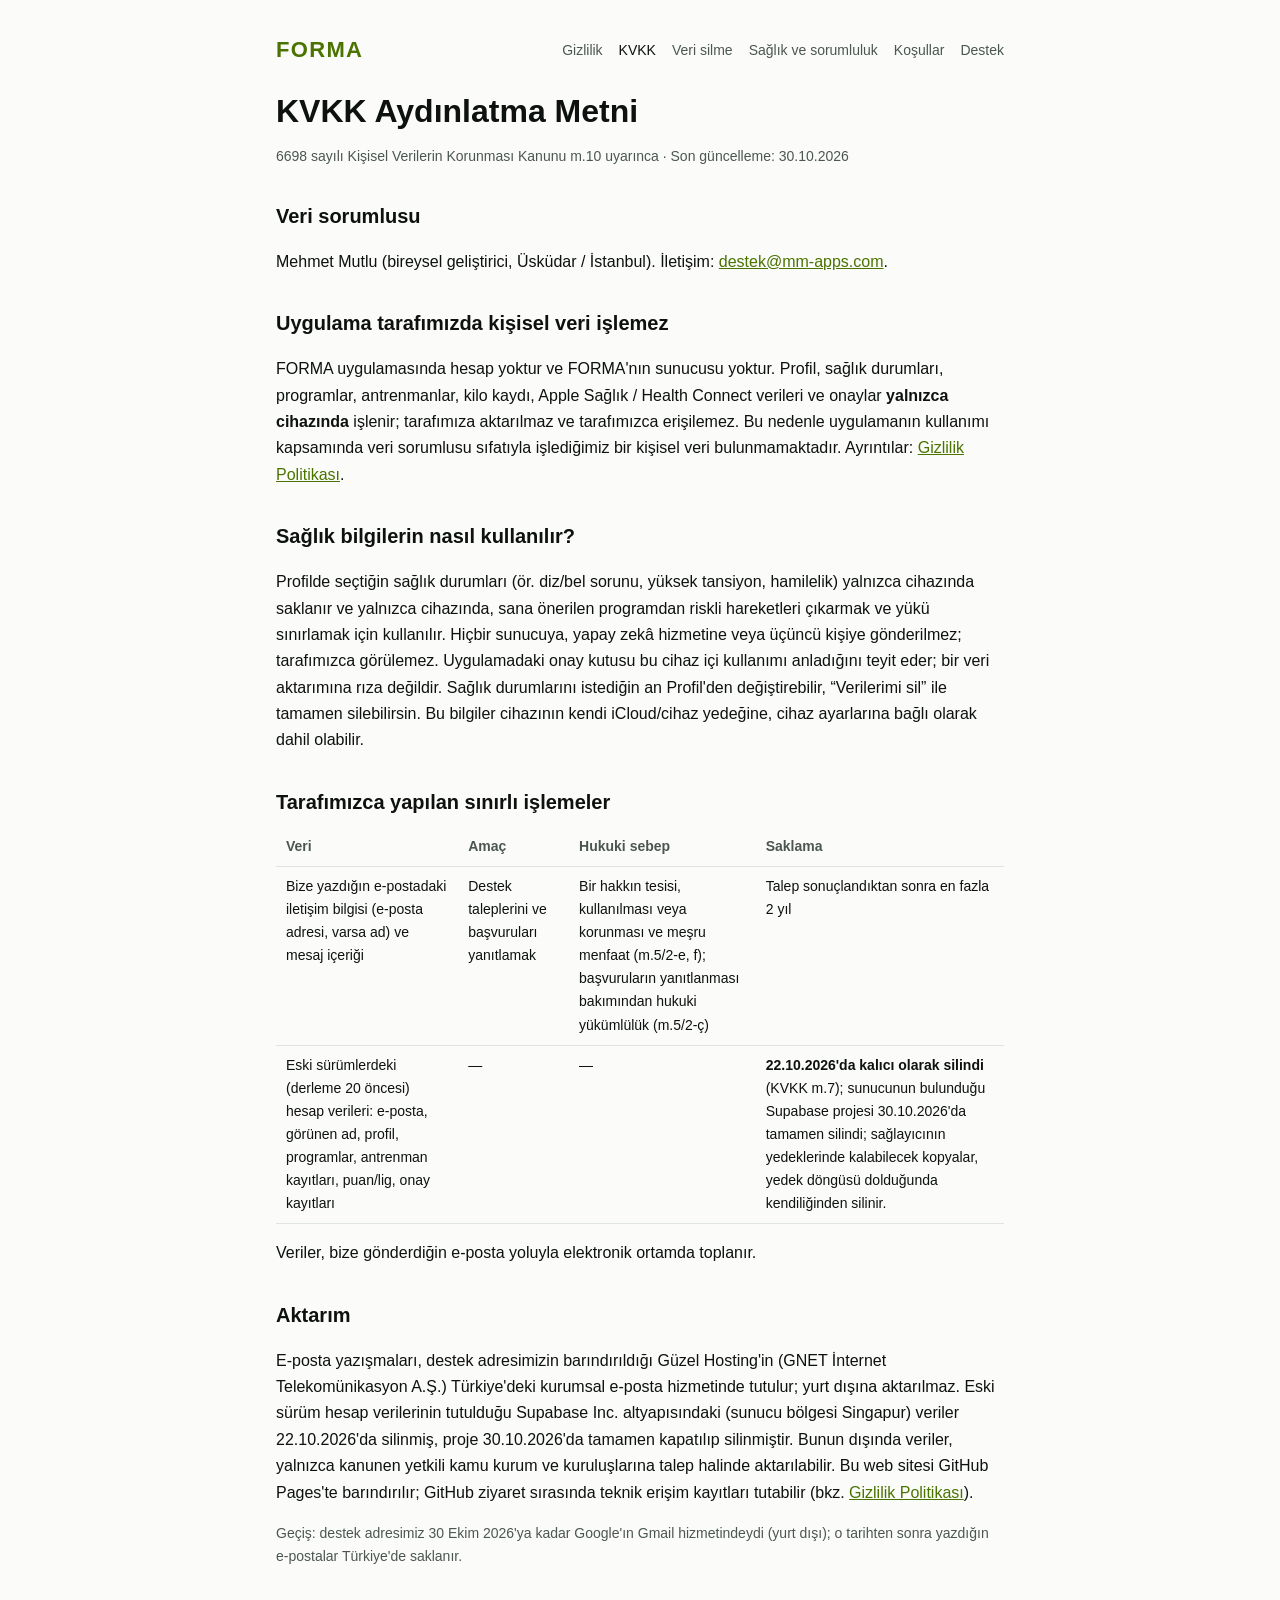
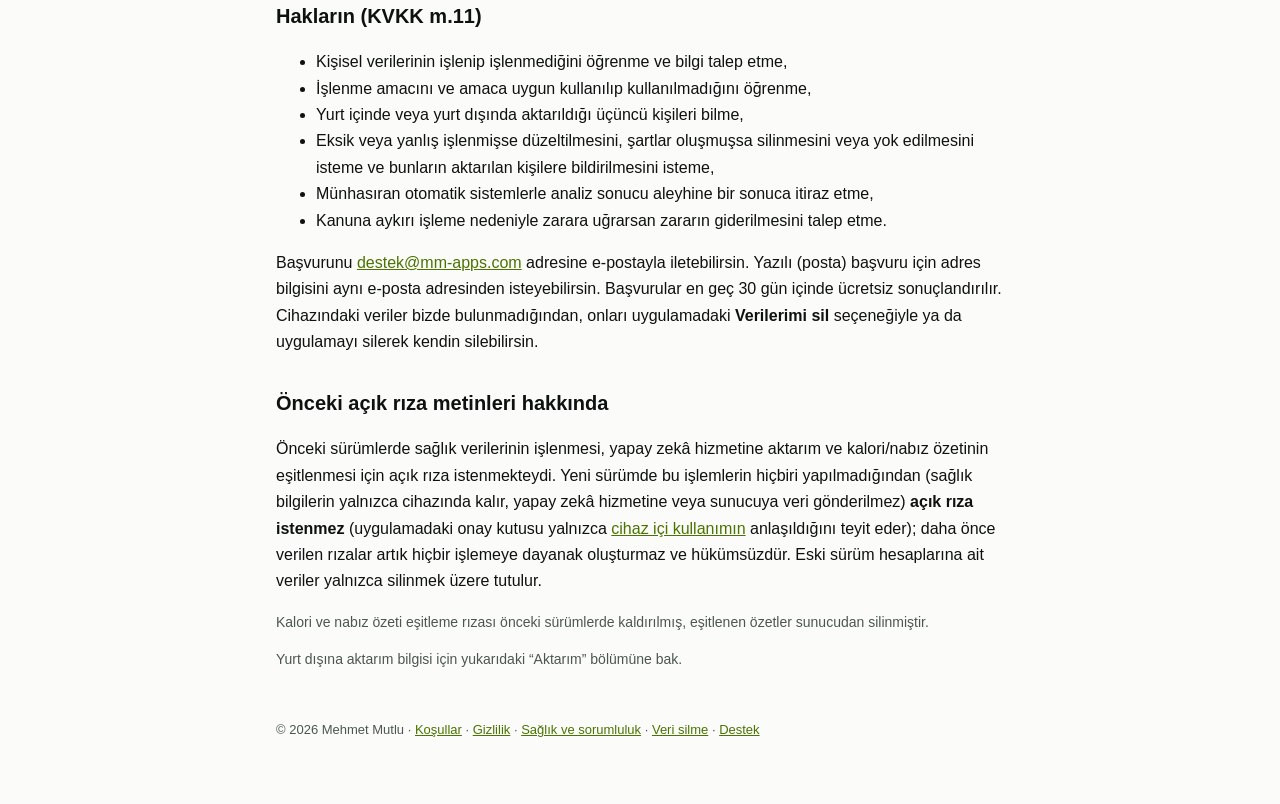
<file: kvkk/index.html>
<!doctype html>
<html lang="tr">
<head>
<meta charset="utf-8">
<meta name="viewport" content="width=device-width, initial-scale=1">
<title>KVKK Aydınlatma Metni · FORMA</title>
<meta name="description" content="6698 sayılı KVKK m.10 uyarınca FORMA aydınlatma metni: uygulama tarafımızda kişisel veri işlemez.">
<link rel="stylesheet" href="../style.css">
<link rel="icon" href="../favicon.svg" type="image/svg+xml">
<link rel="icon" href="../favicon.png" type="image/png">
<link rel="apple-touch-icon" href="../apple-touch-icon.png">
</head>
<body>
<main>
<header>
  <a class="brand" href="../">FORMA</a>
  <nav><a href="../gizlilik/">Gizlilik</a><a href="./" aria-current="page">KVKK</a><a href="../hesap-silme/">Veri silme</a><a href="../sorumluluk/">Sağlık ve sorumluluk</a><a href="../kosullar/">Koşullar</a><a href="../destek/">Destek</a></nav>
</header>

<h1>KVKK Aydınlatma Metni</h1>
<p class="muted">6698 sayılı Kişisel Verilerin Korunması Kanunu m.10 uyarınca · Son güncelleme: 30.10.2026</p>

<h2>Veri sorumlusu</h2>
<p>Mehmet Mutlu (bireysel geliştirici, Üsküdar / İstanbul). İletişim: <a href="mailto:destek@mm-apps.com">destek@mm-apps.com</a>.</p>

<h2>Uygulama tarafımızda kişisel veri işlemez</h2>
<p>FORMA uygulamasında hesap yoktur ve FORMA'nın sunucusu yoktur. Profil, sağlık durumları, programlar, antrenmanlar, kilo kaydı, Apple Sağlık / Health Connect verileri ve onaylar <strong>yalnızca cihazında</strong> işlenir; tarafımıza aktarılmaz ve tarafımızca erişilemez. Bu nedenle uygulamanın kullanımı kapsamında veri sorumlusu sıfatıyla işlediğimiz bir kişisel veri bulunmamaktadır. Ayrıntılar: <a href="../gizlilik/">Gizlilik Politikası</a>.</p>

<h2 id="saglik-bilgisi">Sağlık bilgilerin nasıl kullanılır?</h2>
<p>Profilde seçtiğin sağlık durumları (ör. diz/bel sorunu, yüksek tansiyon, hamilelik) yalnızca cihazında saklanır ve yalnızca cihazında, sana önerilen programdan riskli hareketleri çıkarmak ve yükü sınırlamak için kullanılır. Hiçbir sunucuya, yapay zekâ hizmetine veya üçüncü kişiye gönderilmez; tarafımızca görülemez. Uygulamadaki onay kutusu bu cihaz içi kullanımı anladığını teyit eder; bir veri aktarımına rıza değildir. Sağlık durumlarını istediğin an Profil'den değiştirebilir, “Verilerimi sil” ile tamamen silebilirsin. Bu bilgiler cihazının kendi iCloud/cihaz yedeğine, cihaz ayarlarına bağlı olarak dahil olabilir.</p>

<h2>Tarafımızca yapılan sınırlı işlemeler</h2>
<table>
<thead><tr><th>Veri</th><th>Amaç</th><th>Hukuki sebep</th><th>Saklama</th></tr></thead>
<tbody>
<tr><td>Bize yazdığın e-postadaki iletişim bilgisi (e-posta adresi, varsa ad) ve mesaj içeriği</td><td>Destek taleplerini ve başvuruları yanıtlamak</td><td>Bir hakkın tesisi, kullanılması veya korunması ve meşru menfaat (m.5/2-e, f); başvuruların yanıtlanması bakımından hukuki yükümlülük (m.5/2-ç)</td><td>Talep sonuçlandıktan sonra en fazla 2 yıl</td></tr>
<tr><td id="eski-hesap">Eski sürümlerdeki (derleme 20 öncesi) hesap verileri: e-posta, görünen ad, profil, programlar, antrenman kayıtları, puan/lig, onay kayıtları</td><td>—</td><td>—</td><td><strong>22.10.2026'da kalıcı olarak silindi</strong> (KVKK m.7); sunucunun bulunduğu Supabase projesi 30.10.2026'da tamamen silindi; sağlayıcının yedeklerinde kalabilecek kopyalar, yedek döngüsü dolduğunda kendiliğinden silinir.</td></tr>
</tbody>
</table>
<p>Veriler, bize gönderdiğin e-posta yoluyla elektronik ortamda toplanır.</p>

<h2>Aktarım</h2>
<p>E-posta yazışmaları, destek adresimizin barındırıldığı Güzel Hosting'in (GNET İnternet Telekomünikasyon A.Ş.) Türkiye'deki kurumsal e-posta hizmetinde tutulur; yurt dışına aktarılmaz. Eski sürüm hesap verilerinin tutulduğu Supabase Inc. altyapısındaki (sunucu bölgesi Singapur) veriler 22.10.2026'da silinmiş, proje 30.10.2026'da tamamen kapatılıp silinmiştir. Bunun dışında veriler, yalnızca kanunen yetkili kamu kurum ve kuruluşlarına talep halinde aktarılabilir. Bu web sitesi GitHub Pages'te barındırılır; GitHub ziyaret sırasında teknik erişim kayıtları tutabilir (bkz. <a href="../gizlilik/#site">Gizlilik Politikası</a>).</p>
<p class="muted">Geçiş: destek adresimiz 30 Ekim 2026'ya kadar Google'ın Gmail hizmetindeydi (yurt dışı); o tarihten sonra yazdığın e-postalar Türkiye'de saklanır.</p>

<h2>Hakların (KVKK m.11)</h2>
<ul>
  <li>Kişisel verilerinin işlenip işlenmediğini öğrenme ve bilgi talep etme,</li>
  <li>İşlenme amacını ve amaca uygun kullanılıp kullanılmadığını öğrenme,</li>
  <li>Yurt içinde veya yurt dışında aktarıldığı üçüncü kişileri bilme,</li>
  <li>Eksik veya yanlış işlenmişse düzeltilmesini, şartlar oluşmuşsa silinmesini veya yok edilmesini isteme ve bunların aktarılan kişilere bildirilmesini isteme,</li>
  <li>Münhasıran otomatik sistemlerle analiz sonucu aleyhine bir sonuca itiraz etme,</li>
  <li>Kanuna aykırı işleme nedeniyle zarara uğrarsan zararın giderilmesini talep etme.</li>
</ul>
<p>Başvurunu <a href="mailto:destek@mm-apps.com">destek@mm-apps.com</a> adresine e-postayla iletebilirsin. Yazılı (posta) başvuru için adres bilgisini aynı e-posta adresinden isteyebilirsin. Başvurular en geç 30 gün içinde ücretsiz sonuçlandırılır. Cihazındaki veriler bizde bulunmadığından, onları uygulamadaki <strong>Verilerimi sil</strong> seçeneğiyle ya da uygulamayı silerek kendin silebilirsin.</p>

<h2 id="acik-riza">Önceki açık rıza metinleri hakkında</h2>
<p>Önceki sürümlerde sağlık verilerinin işlenmesi, yapay zekâ hizmetine aktarım ve kalori/nabız özetinin eşitlenmesi için açık rıza istenmekteydi. Yeni sürümde bu işlemlerin hiçbiri yapılmadığından (sağlık bilgilerin yalnızca cihazında kalır, yapay zekâ hizmetine veya sunucuya veri gönderilmez) <strong>açık rıza istenmez</strong> (uygulamadaki onay kutusu yalnızca <a href="#saglik-bilgisi">cihaz içi kullanımın</a> anlaşıldığını teyit eder); daha önce verilen rızalar artık hiçbir işlemeye dayanak oluşturmaz ve hükümsüzdür. Eski sürüm hesaplarına ait veriler yalnızca silinmek üzere tutulur.</p>
<p id="acik-riza-antrenman" class="muted">Kalori ve nabız özeti eşitleme rızası önceki sürümlerde kaldırılmış, eşitlenen özetler sunucudan silinmiştir.</p>
<p id="yurt-disi" class="muted">Yurt dışına aktarım bilgisi için yukarıdaki “Aktarım” bölümüne bak.</p>

<footer>© 2026 Mehmet Mutlu · <a href="../kosullar/">Koşullar</a> · <a href="../gizlilik/">Gizlilik</a> · <a href="../sorumluluk/">Sağlık ve sorumluluk</a> · <a href="../hesap-silme/">Veri silme</a> · <a href="../destek/">Destek</a></footer>
</main>
</body>
</html>
</file>
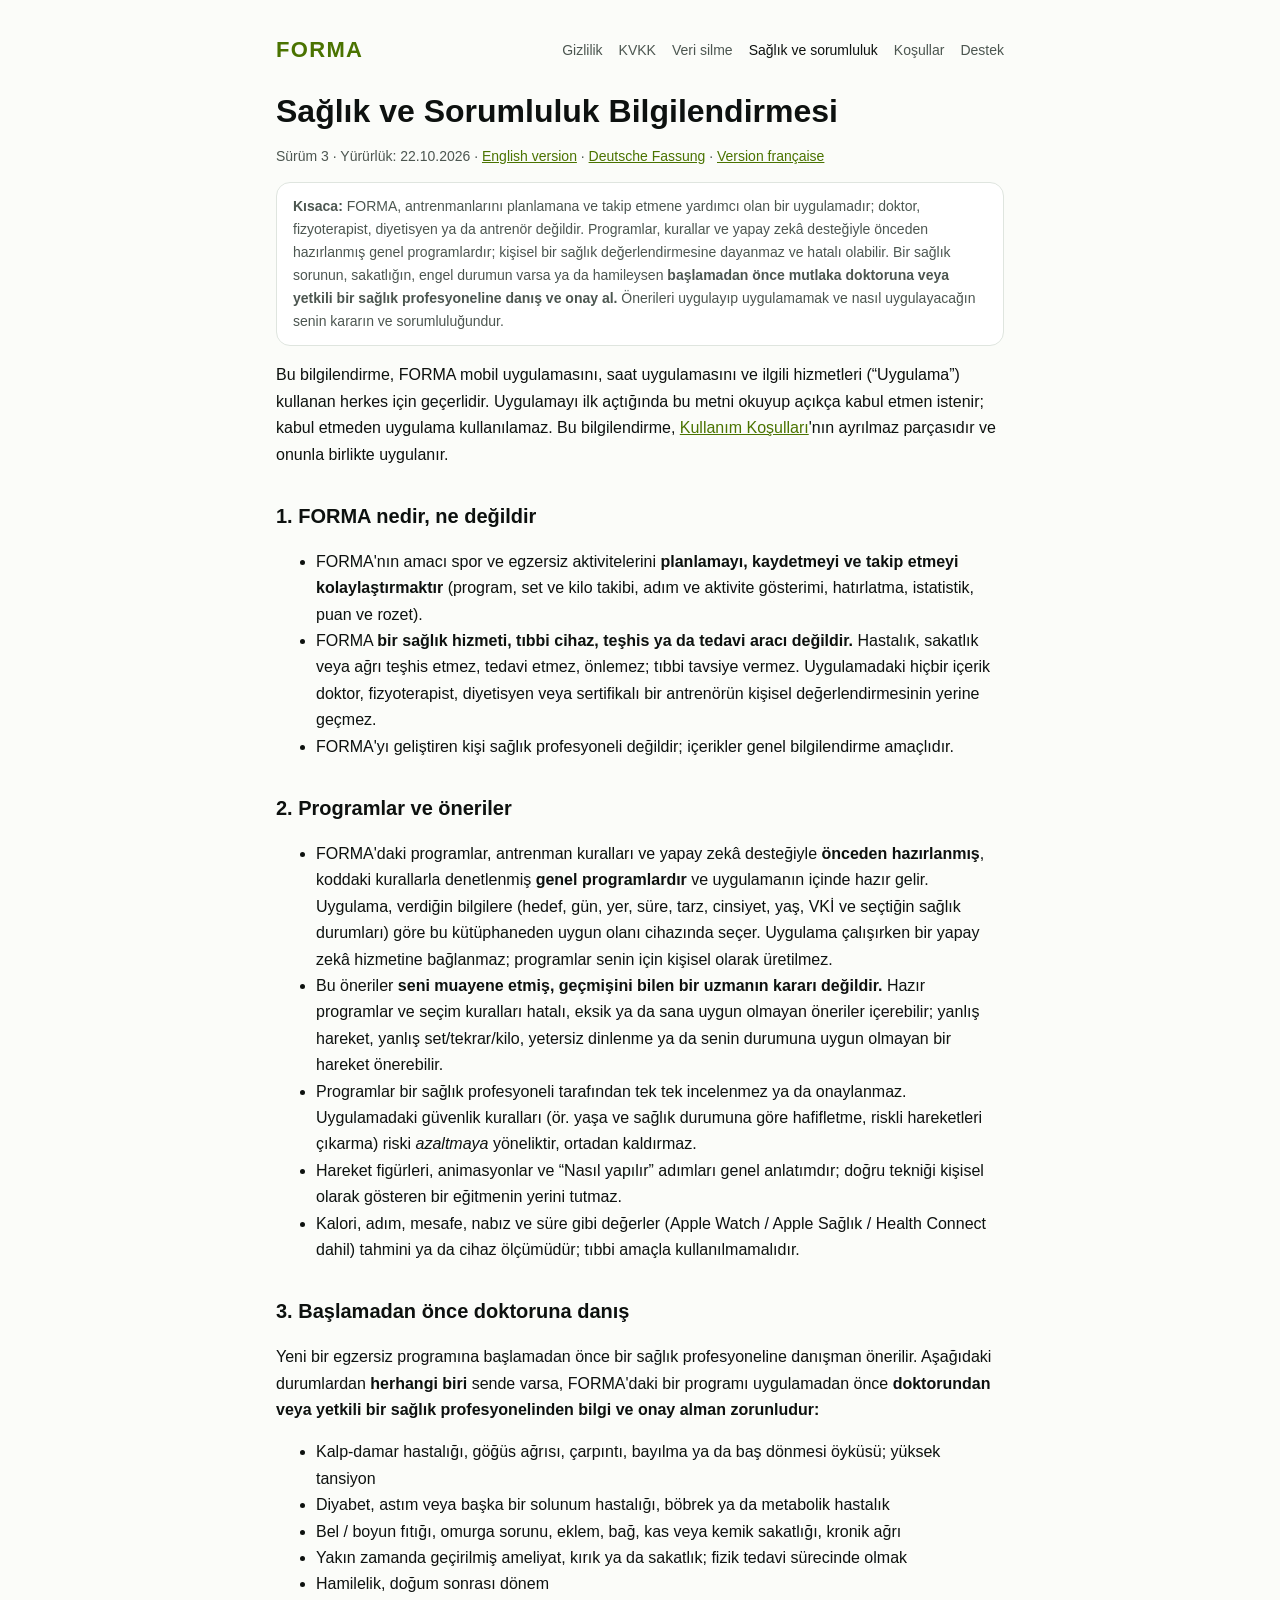
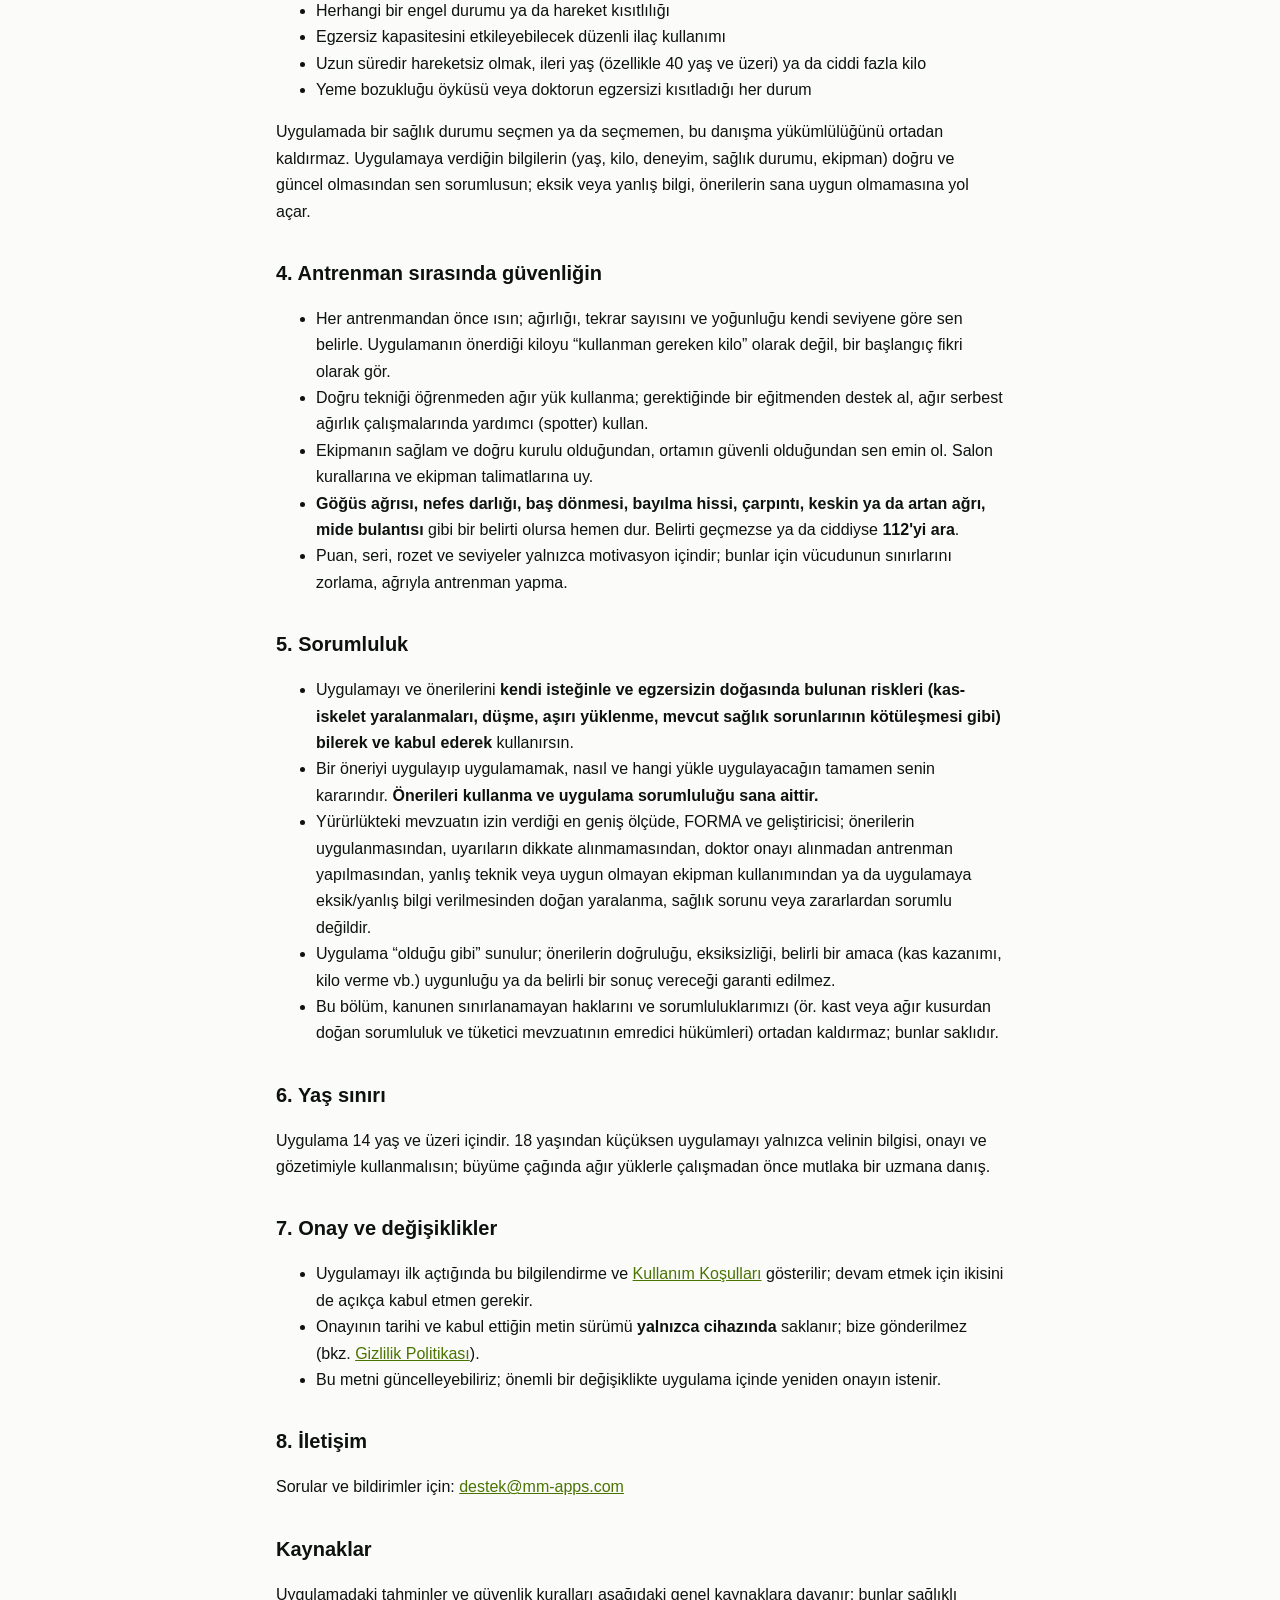
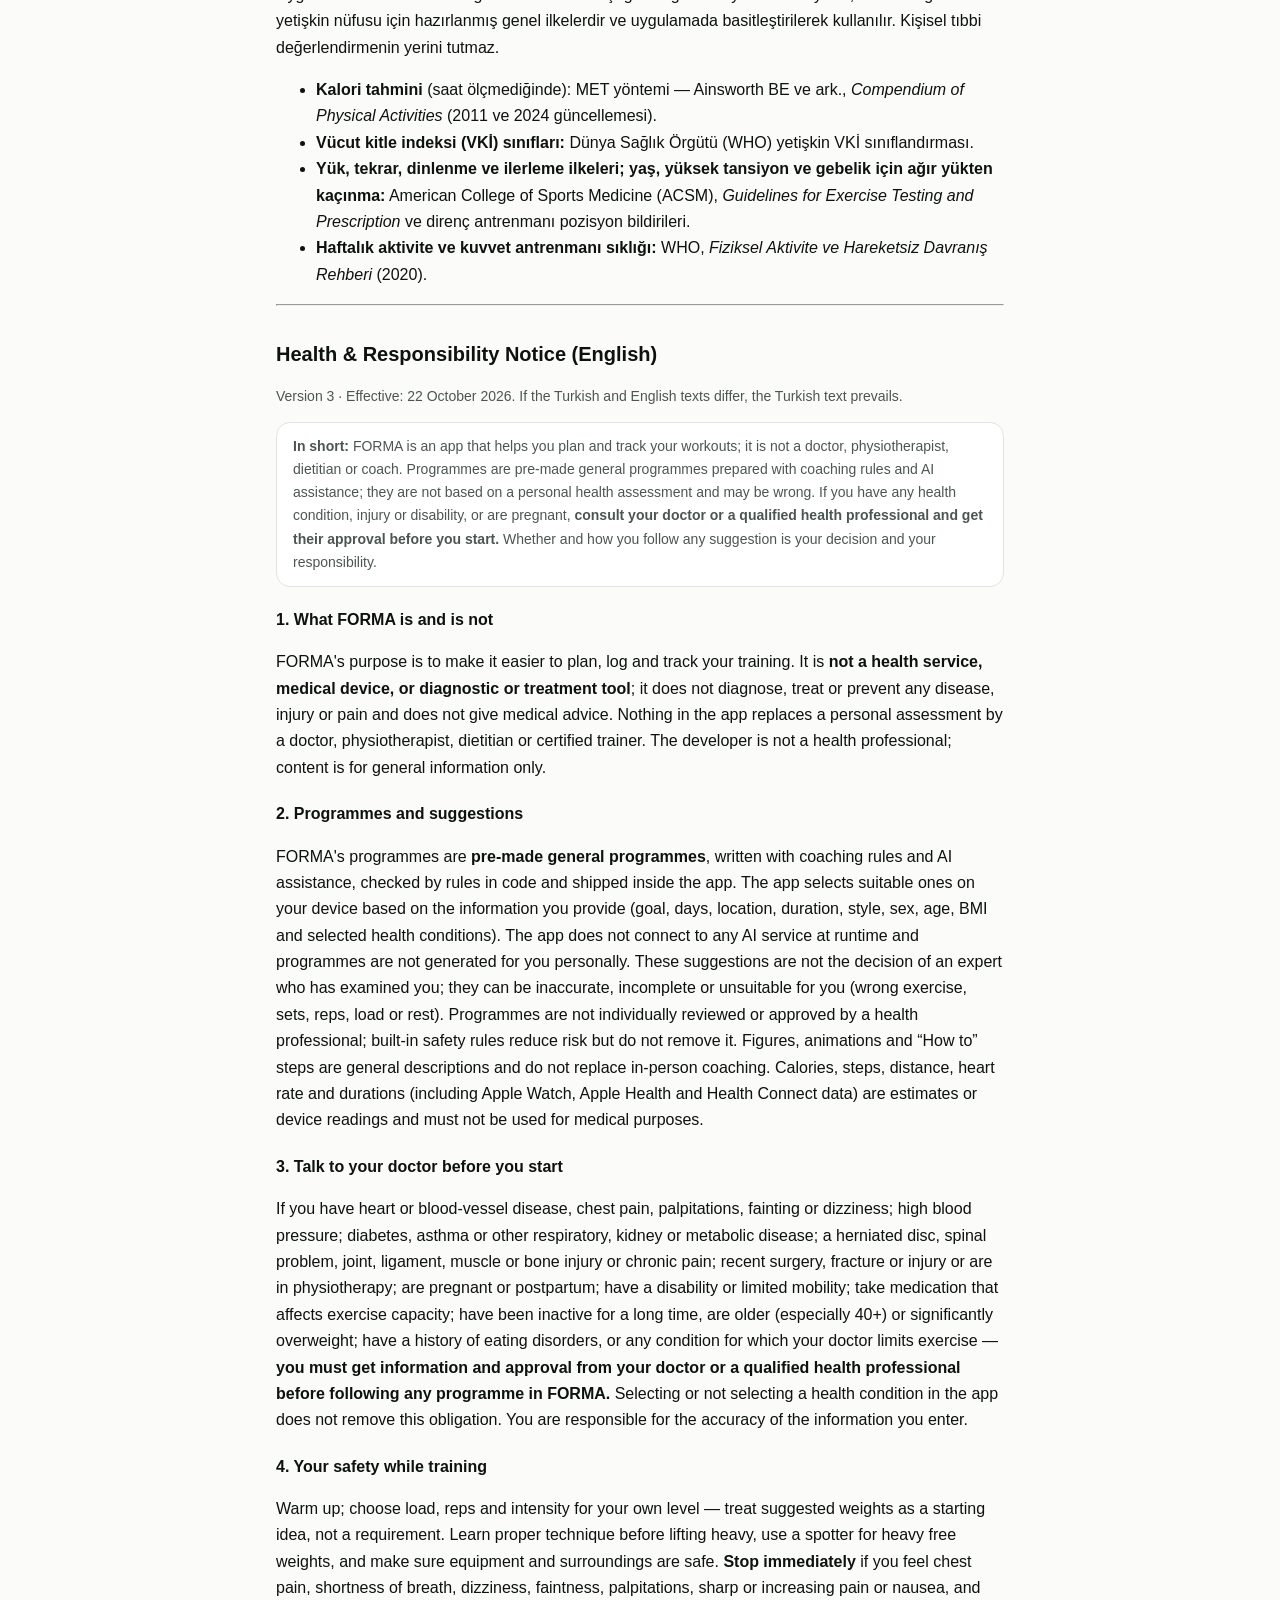
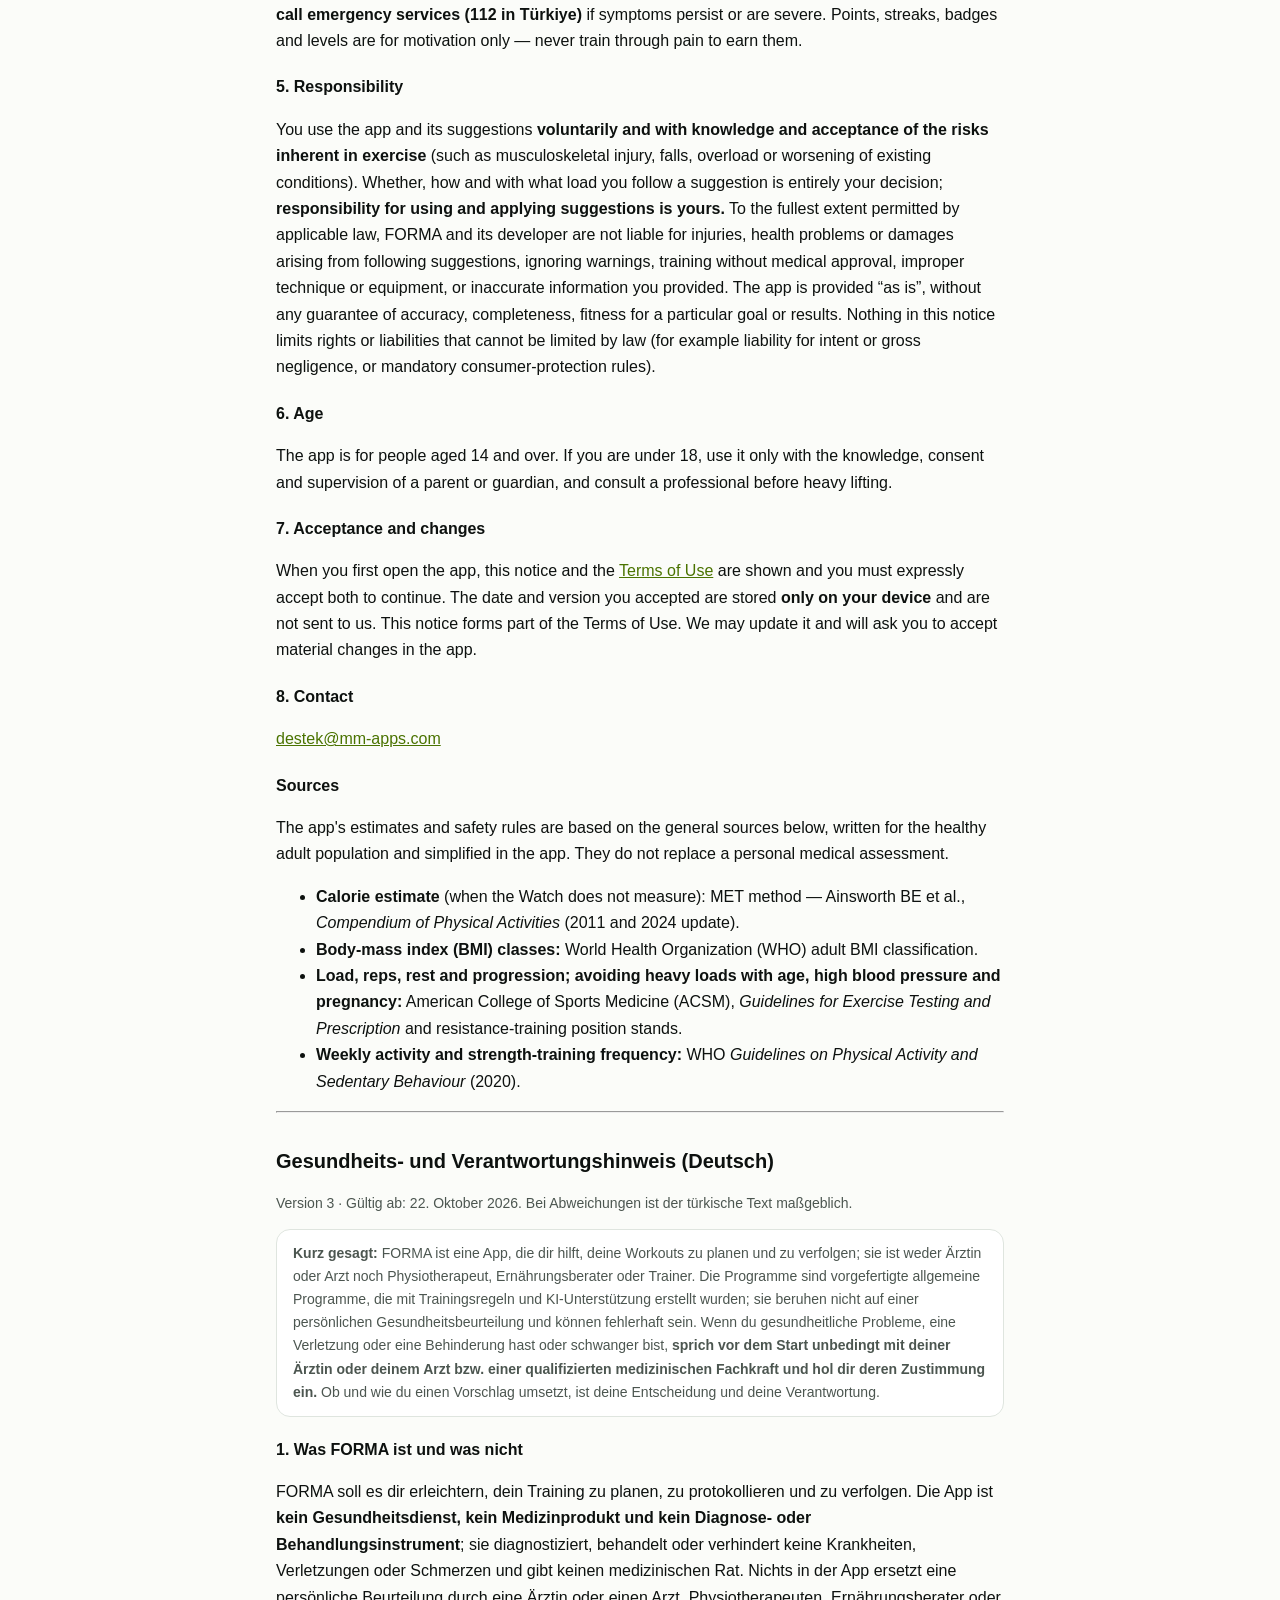
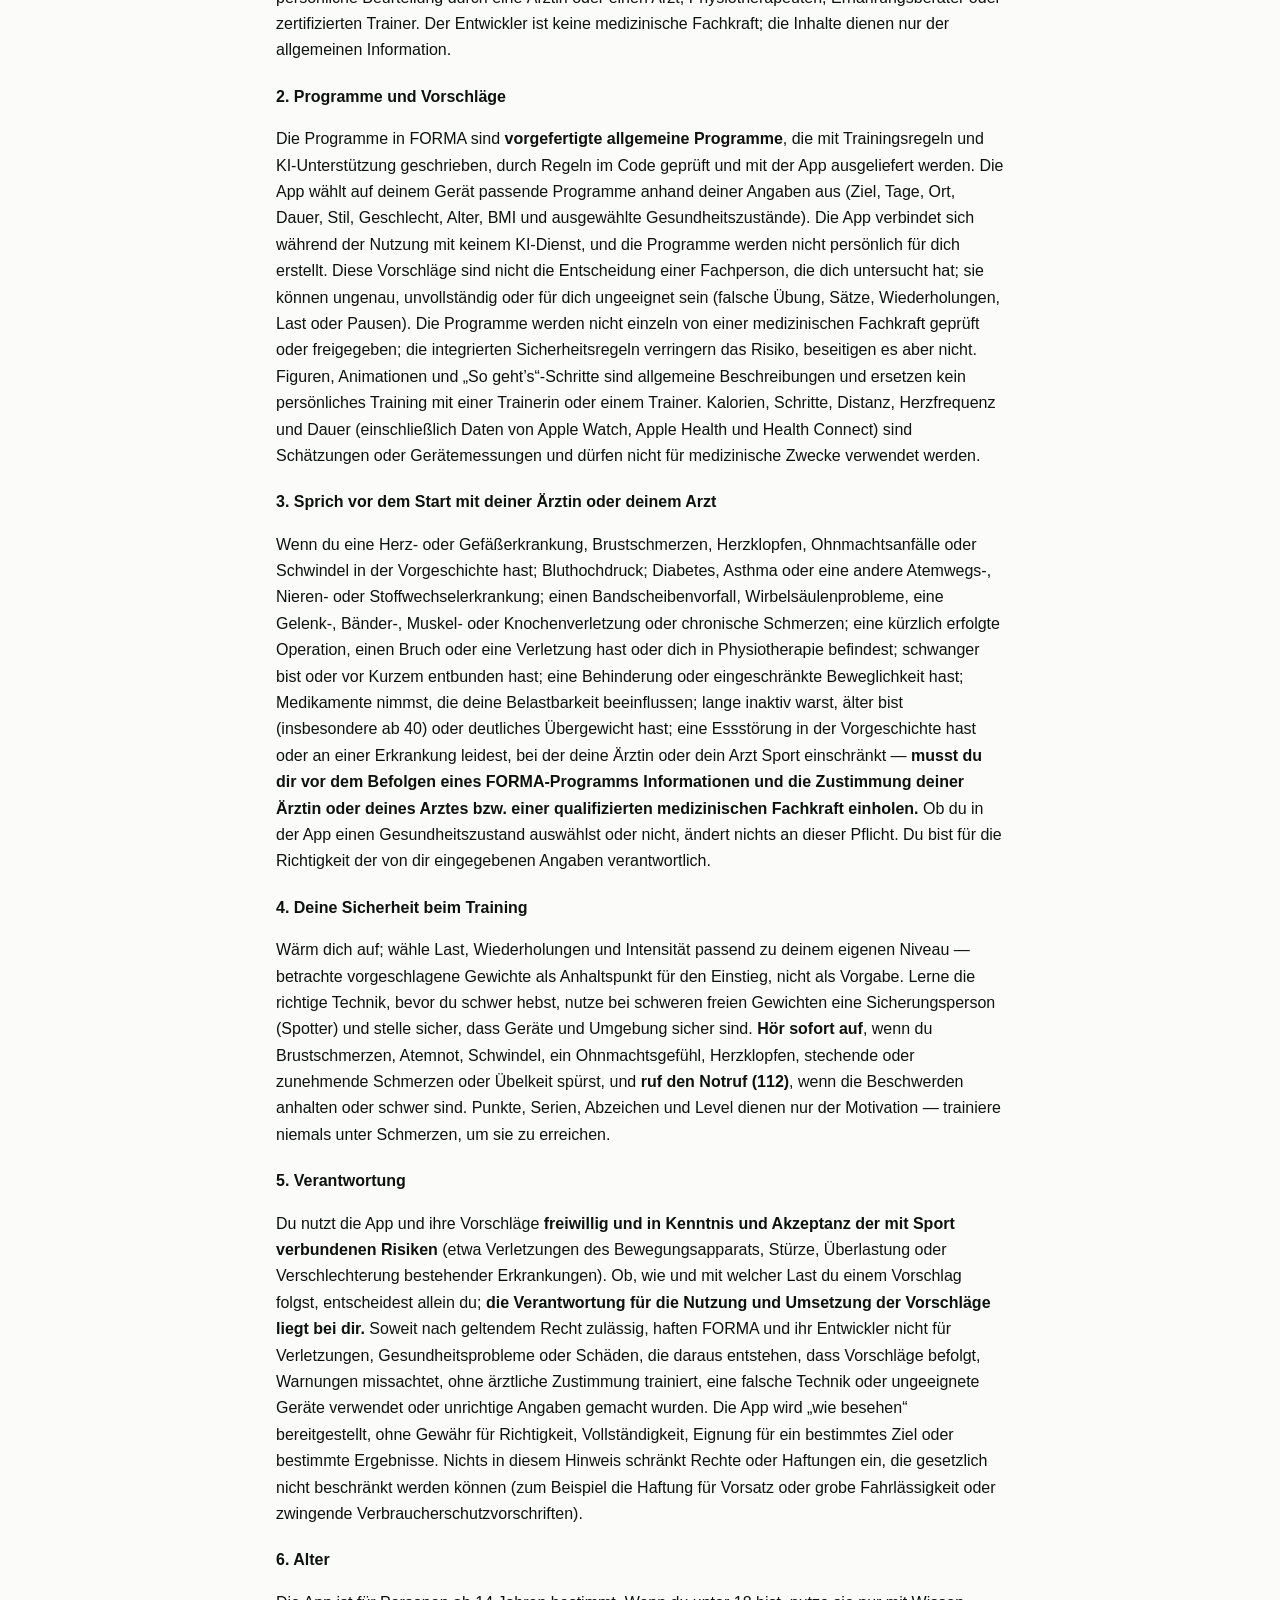
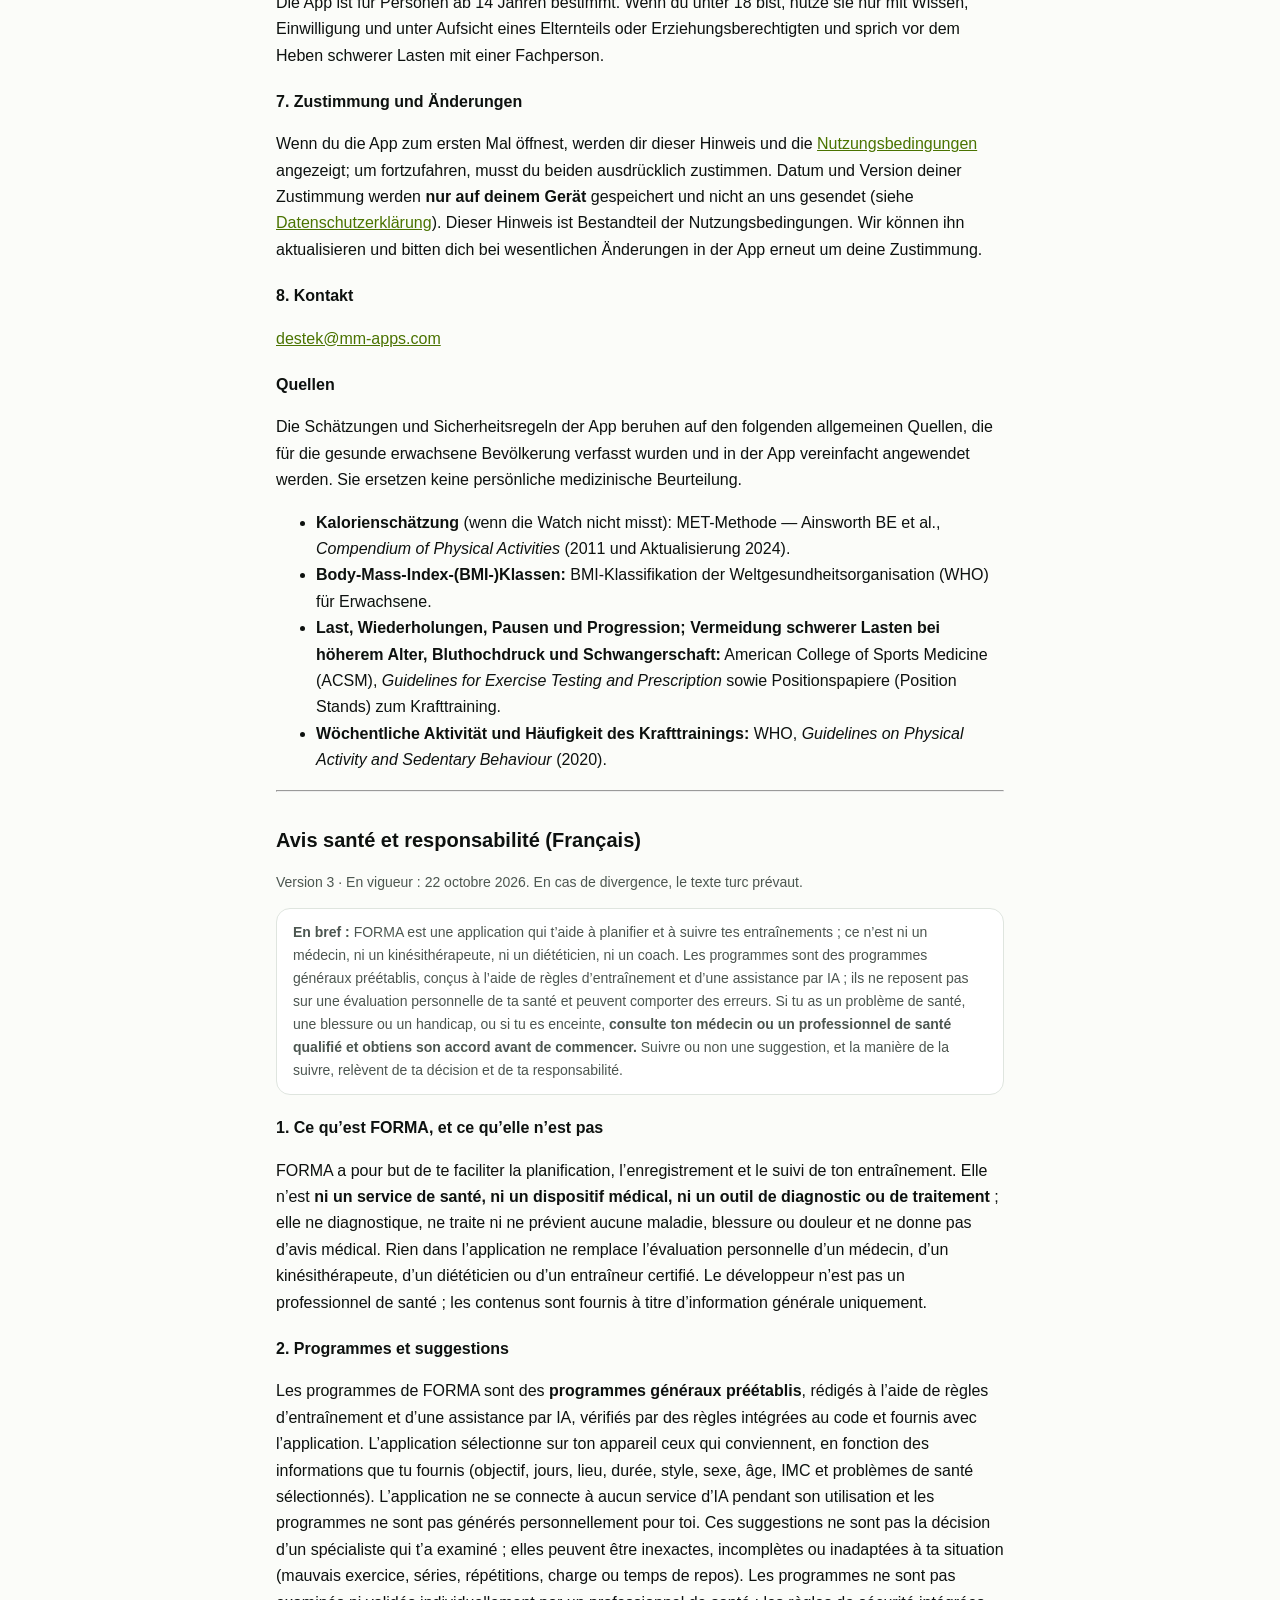
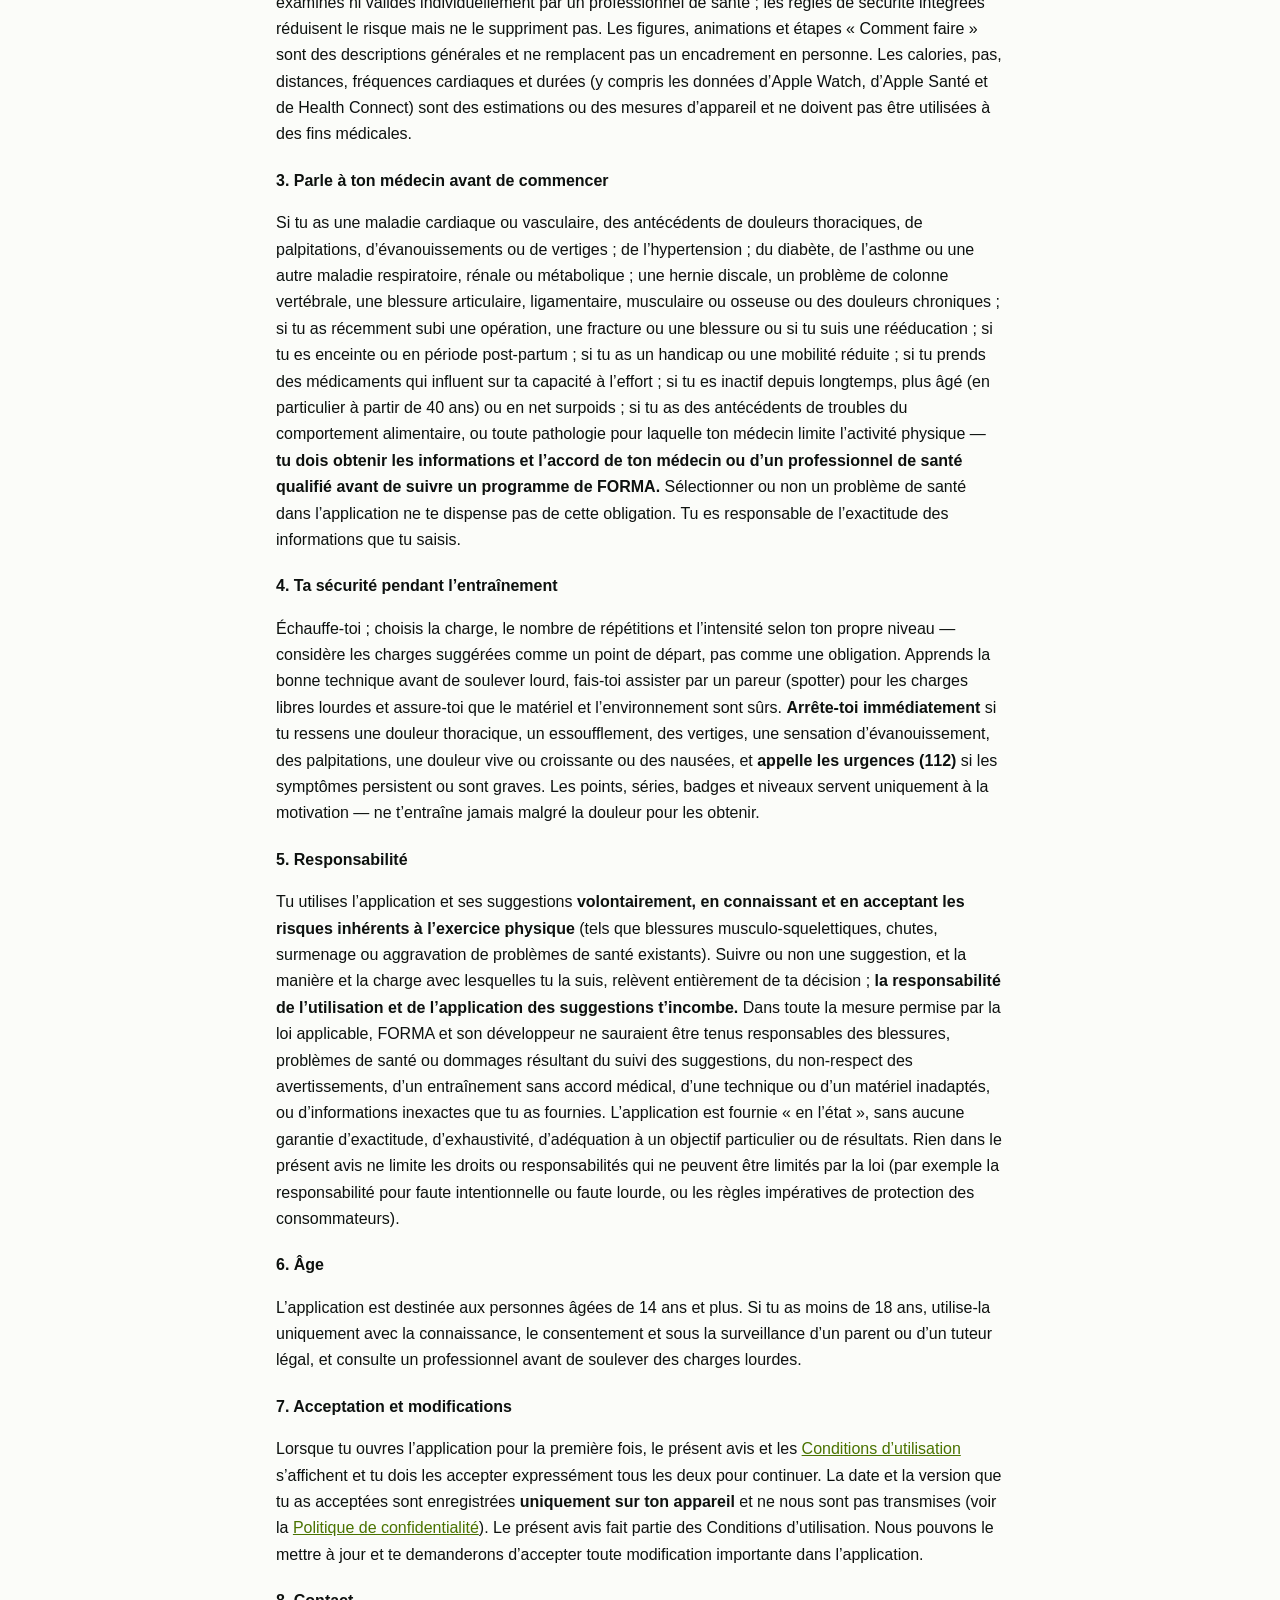
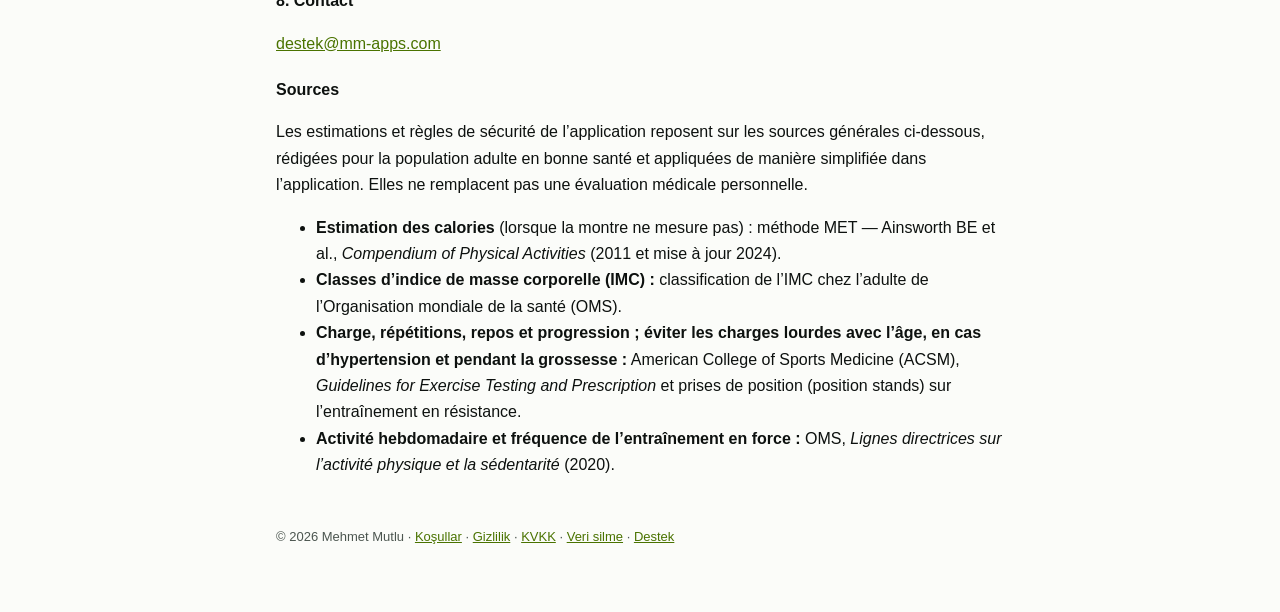
<file: sorumluluk/index.html>
<!doctype html>
<html lang="tr">
<head>
<meta charset="utf-8">
<meta name="viewport" content="width=device-width, initial-scale=1">
<title>Sağlık ve Sorumluluk Bilgilendirmesi · FORMA</title>
<meta name="description" content="FORMA bir sağlık hizmeti ya da profesyonel antrenörlük değildir. Egzersiz önerilerinin kullanımı, riskler ve sorumluluk hakkında bilgilendirme.">
<link rel="stylesheet" href="../style.css">
<link rel="icon" href="../favicon.svg" type="image/svg+xml">
<link rel="icon" href="../favicon.png" type="image/png">
<link rel="apple-touch-icon" href="../apple-touch-icon.png">
</head>
<body>
<main>
<header>
  <a class="brand" href="../">FORMA</a>
  <nav><a href="../gizlilik/">Gizlilik</a><a href="../kvkk/">KVKK</a><a href="../hesap-silme/">Veri silme</a><a href="./" aria-current="page">Sağlık ve sorumluluk</a><a href="../kosullar/">Koşullar</a><a href="../destek/">Destek</a></nav>
</header>

<h1>Sağlık ve Sorumluluk Bilgilendirmesi</h1>
<p class="muted">Sürüm 3 · Yürürlük: 22.10.2026 · <a href="#english">English version</a> · <a href="#deutsch" lang="de">Deutsche Fassung</a> · <a href="#francais" lang="fr">Version française</a></p>

<p class="note"><strong>Kısaca:</strong> FORMA, antrenmanlarını planlamana ve takip etmene yardımcı olan bir uygulamadır; doktor, fizyoterapist, diyetisyen ya da antrenör değildir. Programlar, kurallar ve yapay zekâ desteğiyle önceden hazırlanmış genel programlardır; kişisel bir sağlık değerlendirmesine dayanmaz ve hatalı olabilir. Bir sağlık sorunun, sakatlığın, engel durumun varsa ya da hamileysen <strong>başlamadan önce mutlaka doktoruna veya yetkili bir sağlık profesyoneline danış ve onay al.</strong> Önerileri uygulayıp uygulamamak ve nasıl uygulayacağın senin kararın ve sorumluluğundur.</p>

<p>Bu bilgilendirme, FORMA mobil uygulamasını, saat uygulamasını ve ilgili hizmetleri (“Uygulama”) kullanan herkes için geçerlidir. Uygulamayı ilk açtığında bu metni okuyup açıkça kabul etmen istenir; kabul etmeden uygulama kullanılamaz. Bu bilgilendirme, <a href="../kosullar/">Kullanım Koşulları</a>'nın ayrılmaz parçasıdır ve onunla birlikte uygulanır.</p>

<h2>1. FORMA nedir, ne değildir</h2>
<ul>
  <li>FORMA'nın amacı spor ve egzersiz aktivitelerini <strong>planlamayı, kaydetmeyi ve takip etmeyi kolaylaştırmaktır</strong> (program, set ve kilo takibi, adım ve aktivite gösterimi, hatırlatma, istatistik, puan ve rozet).</li>
  <li>FORMA <strong>bir sağlık hizmeti, tıbbi cihaz, teşhis ya da tedavi aracı değildir.</strong> Hastalık, sakatlık veya ağrı teşhis etmez, tedavi etmez, önlemez; tıbbi tavsiye vermez. Uygulamadaki hiçbir içerik doktor, fizyoterapist, diyetisyen veya sertifikalı bir antrenörün kişisel değerlendirmesinin yerine geçmez.</li>
  <li>FORMA'yı geliştiren kişi sağlık profesyoneli değildir; içerikler genel bilgilendirme amaçlıdır.</li>
</ul>

<h2>2. Programlar ve öneriler</h2>
<ul>
  <li>FORMA'daki programlar, antrenman kuralları ve yapay zekâ desteğiyle <strong>önceden hazırlanmış</strong>, koddaki kurallarla denetlenmiş <strong>genel programlardır</strong> ve uygulamanın içinde hazır gelir. Uygulama, verdiğin bilgilere (hedef, gün, yer, süre, tarz, cinsiyet, yaş, VKİ ve seçtiğin sağlık durumları) göre bu kütüphaneden uygun olanı cihazında seçer. Uygulama çalışırken bir yapay zekâ hizmetine bağlanmaz; programlar senin için kişisel olarak üretilmez.</li>
  <li>Bu öneriler <strong>seni muayene etmiş, geçmişini bilen bir uzmanın kararı değildir.</strong> Hazır programlar ve seçim kuralları hatalı, eksik ya da sana uygun olmayan öneriler içerebilir; yanlış hareket, yanlış set/tekrar/kilo, yetersiz dinlenme ya da senin durumuna uygun olmayan bir hareket önerebilir.</li>
  <li>Programlar bir sağlık profesyoneli tarafından tek tek incelenmez ya da onaylanmaz. Uygulamadaki güvenlik kuralları (ör. yaşa ve sağlık durumuna göre hafifletme, riskli hareketleri çıkarma) riski <em>azaltmaya</em> yöneliktir, ortadan kaldırmaz.</li>
  <li>Hareket figürleri, animasyonlar ve “Nasıl yapılır” adımları genel anlatımdır; doğru tekniği kişisel olarak gösteren bir eğitmenin yerini tutmaz.</li>
  <li>Kalori, adım, mesafe, nabız ve süre gibi değerler (Apple Watch / Apple Sağlık / Health Connect dahil) tahmini ya da cihaz ölçümüdür; tıbbi amaçla kullanılmamalıdır.</li>
</ul>

<h2>3. Başlamadan önce doktoruna danış</h2>
<p>Yeni bir egzersiz programına başlamadan önce bir sağlık profesyoneline danışman önerilir. Aşağıdaki durumlardan <strong>herhangi biri</strong> sende varsa, FORMA'daki bir programı uygulamadan önce <strong>doktorundan veya yetkili bir sağlık profesyonelinden bilgi ve onay alman zorunludur:</strong></p>
<ul>
  <li>Kalp-damar hastalığı, göğüs ağrısı, çarpıntı, bayılma ya da baş dönmesi öyküsü; yüksek tansiyon</li>
  <li>Diyabet, astım veya başka bir solunum hastalığı, böbrek ya da metabolik hastalık</li>
  <li>Bel / boyun fıtığı, omurga sorunu, eklem, bağ, kas veya kemik sakatlığı, kronik ağrı</li>
  <li>Yakın zamanda geçirilmiş ameliyat, kırık ya da sakatlık; fizik tedavi sürecinde olmak</li>
  <li>Hamilelik, doğum sonrası dönem</li>
  <li>Herhangi bir engel durumu ya da hareket kısıtlılığı</li>
  <li>Egzersiz kapasitesini etkileyebilecek düzenli ilaç kullanımı</li>
  <li>Uzun süredir hareketsiz olmak, ileri yaş (özellikle 40 yaş ve üzeri) ya da ciddi fazla kilo</li>
  <li>Yeme bozukluğu öyküsü veya doktorun egzersizi kısıtladığı her durum</li>
</ul>
<p>Uygulamada bir sağlık durumu seçmen ya da seçmemen, bu danışma yükümlülüğünü ortadan kaldırmaz. Uygulamaya verdiğin bilgilerin (yaş, kilo, deneyim, sağlık durumu, ekipman) doğru ve güncel olmasından sen sorumlusun; eksik veya yanlış bilgi, önerilerin sana uygun olmamasına yol açar.</p>

<h2>4. Antrenman sırasında güvenliğin</h2>
<ul>
  <li>Her antrenmandan önce ısın; ağırlığı, tekrar sayısını ve yoğunluğu kendi seviyene göre sen belirle. Uygulamanın önerdiği kiloyu “kullanman gereken kilo” olarak değil, bir başlangıç fikri olarak gör.</li>
  <li>Doğru tekniği öğrenmeden ağır yük kullanma; gerektiğinde bir eğitmenden destek al, ağır serbest ağırlık çalışmalarında yardımcı (spotter) kullan.</li>
  <li>Ekipmanın sağlam ve doğru kurulu olduğundan, ortamın güvenli olduğundan sen emin ol. Salon kurallarına ve ekipman talimatlarına uy.</li>
  <li><strong>Göğüs ağrısı, nefes darlığı, baş dönmesi, bayılma hissi, çarpıntı, keskin ya da artan ağrı, mide bulantısı</strong> gibi bir belirti olursa hemen dur. Belirti geçmezse ya da ciddiyse <strong>112'yi ara</strong>.</li>
  <li>Puan, seri, rozet ve seviyeler yalnızca motivasyon içindir; bunlar için vücudunun sınırlarını zorlama, ağrıyla antrenman yapma.</li>
</ul>

<h2>5. Sorumluluk</h2>
<ul>
  <li>Uygulamayı ve önerilerini <strong>kendi isteğinle ve egzersizin doğasında bulunan riskleri (kas-iskelet yaralanmaları, düşme, aşırı yüklenme, mevcut sağlık sorunlarının kötüleşmesi gibi) bilerek ve kabul ederek</strong> kullanırsın.</li>
  <li>Bir öneriyi uygulayıp uygulamamak, nasıl ve hangi yükle uygulayacağın tamamen senin kararındır. <strong>Önerileri kullanma ve uygulama sorumluluğu sana aittir.</strong></li>
  <li>Yürürlükteki mevzuatın izin verdiği en geniş ölçüde, FORMA ve geliştiricisi; önerilerin uygulanmasından, uyarıların dikkate alınmamasından, doktor onayı alınmadan antrenman yapılmasından, yanlış teknik veya uygun olmayan ekipman kullanımından ya da uygulamaya eksik/yanlış bilgi verilmesinden doğan yaralanma, sağlık sorunu veya zararlardan sorumlu değildir.</li>
  <li>Uygulama “olduğu gibi” sunulur; önerilerin doğruluğu, eksiksizliği, belirli bir amaca (kas kazanımı, kilo verme vb.) uygunluğu ya da belirli bir sonuç vereceği garanti edilmez.</li>
  <li>Bu bölüm, kanunen sınırlanamayan haklarını ve sorumluluklarımızı (ör. kast veya ağır kusurdan doğan sorumluluk ve tüketici mevzuatının emredici hükümleri) ortadan kaldırmaz; bunlar saklıdır.</li>
</ul>

<h2>6. Yaş sınırı</h2>
<p>Uygulama 14 yaş ve üzeri içindir. 18 yaşından küçüksen uygulamayı yalnızca velinin bilgisi, onayı ve gözetimiyle kullanmalısın; büyüme çağında ağır yüklerle çalışmadan önce mutlaka bir uzmana danış.</p>

<h2>7. Onay ve değişiklikler</h2>
<ul>
  <li>Uygulamayı ilk açtığında bu bilgilendirme ve <a href="../kosullar/">Kullanım Koşulları</a> gösterilir; devam etmek için ikisini de açıkça kabul etmen gerekir.</li>
  <li>Onayının tarihi ve kabul ettiğin metin sürümü <strong>yalnızca cihazında</strong> saklanır; bize gönderilmez (bkz. <a href="../gizlilik/">Gizlilik Politikası</a>).</li>
  <li>Bu metni güncelleyebiliriz; önemli bir değişiklikte uygulama içinde yeniden onayın istenir.</li>
</ul>

<h2>8. İletişim</h2>
<p>Sorular ve bildirimler için: <a href="mailto:destek@mm-apps.com">destek@mm-apps.com</a></p>

<h2 id="kaynaklar">Kaynaklar</h2>
<p>Uygulamadaki tahminler ve güvenlik kuralları aşağıdaki genel kaynaklara dayanır; bunlar sağlıklı yetişkin nüfusu için hazırlanmış genel ilkelerdir ve uygulamada basitleştirilerek kullanılır. Kişisel tıbbi değerlendirmenin yerini tutmaz.</p>
<ul>
  <li><strong>Kalori tahmini</strong> (saat ölçmediğinde): MET yöntemi — Ainsworth BE ve ark., <em>Compendium of Physical Activities</em> (2011 ve 2024 güncellemesi).</li>
  <li><strong>Vücut kitle indeksi (VKİ) sınıfları:</strong> Dünya Sağlık Örgütü (WHO) yetişkin VKİ sınıflandırması.</li>
  <li><strong>Yük, tekrar, dinlenme ve ilerleme ilkeleri; yaş, yüksek tansiyon ve gebelik için ağır yükten kaçınma:</strong> American College of Sports Medicine (ACSM), <em>Guidelines for Exercise Testing and Prescription</em> ve direnç antrenmanı pozisyon bildirileri.</li>
  <li><strong>Haftalık aktivite ve kuvvet antrenmanı sıklığı:</strong> WHO, <em>Fiziksel Aktivite ve Hareketsiz Davranış Rehberi</em> (2020).</li>
</ul>

<hr>

<h2 id="english">Health &amp; Responsibility Notice (English)</h2>
<p class="muted">Version 3 · Effective: 22 October 2026. If the Turkish and English texts differ, the Turkish text prevails.</p>

<p class="note"><strong>In short:</strong> FORMA is an app that helps you plan and track your workouts; it is not a doctor, physiotherapist, dietitian or coach. Programmes are pre-made general programmes prepared with coaching rules and AI assistance; they are not based on a personal health assessment and may be wrong. If you have any health condition, injury or disability, or are pregnant, <strong>consult your doctor or a qualified health professional and get their approval before you start.</strong> Whether and how you follow any suggestion is your decision and your responsibility.</p>

<h3>1. What FORMA is and is not</h3>
<p>FORMA's purpose is to make it easier to plan, log and track your training. It is <strong>not a health service, medical device, or diagnostic or treatment tool</strong>; it does not diagnose, treat or prevent any disease, injury or pain and does not give medical advice. Nothing in the app replaces a personal assessment by a doctor, physiotherapist, dietitian or certified trainer. The developer is not a health professional; content is for general information only.</p>

<h3>2. Programmes and suggestions</h3>
<p>FORMA's programmes are <strong>pre-made general programmes</strong>, written with coaching rules and AI assistance, checked by rules in code and shipped inside the app. The app selects suitable ones on your device based on the information you provide (goal, days, location, duration, style, sex, age, BMI and selected health conditions). The app does not connect to any AI service at runtime and programmes are not generated for you personally. These suggestions are not the decision of an expert who has examined you; they can be inaccurate, incomplete or unsuitable for you (wrong exercise, sets, reps, load or rest). Programmes are not individually reviewed or approved by a health professional; built-in safety rules reduce risk but do not remove it. Figures, animations and “How to” steps are general descriptions and do not replace in-person coaching. Calories, steps, distance, heart rate and durations (including Apple Watch, Apple Health and Health Connect data) are estimates or device readings and must not be used for medical purposes.</p>

<h3>3. Talk to your doctor before you start</h3>
<p>If you have heart or blood-vessel disease, chest pain, palpitations, fainting or dizziness; high blood pressure; diabetes, asthma or other respiratory, kidney or metabolic disease; a herniated disc, spinal problem, joint, ligament, muscle or bone injury or chronic pain; recent surgery, fracture or injury or are in physiotherapy; are pregnant or postpartum; have a disability or limited mobility; take medication that affects exercise capacity; have been inactive for a long time, are older (especially 40+) or significantly overweight; have a history of eating disorders, or any condition for which your doctor limits exercise — <strong>you must get information and approval from your doctor or a qualified health professional before following any programme in FORMA.</strong> Selecting or not selecting a health condition in the app does not remove this obligation. You are responsible for the accuracy of the information you enter.</p>

<h3>4. Your safety while training</h3>
<p>Warm up; choose load, reps and intensity for your own level — treat suggested weights as a starting idea, not a requirement. Learn proper technique before lifting heavy, use a spotter for heavy free weights, and make sure equipment and surroundings are safe. <strong>Stop immediately</strong> if you feel chest pain, shortness of breath, dizziness, faintness, palpitations, sharp or increasing pain or nausea, and <strong>call emergency services (112 in Türkiye)</strong> if symptoms persist or are severe. Points, streaks, badges and levels are for motivation only — never train through pain to earn them.</p>

<h3>5. Responsibility</h3>
<p>You use the app and its suggestions <strong>voluntarily and with knowledge and acceptance of the risks inherent in exercise</strong> (such as musculoskeletal injury, falls, overload or worsening of existing conditions). Whether, how and with what load you follow a suggestion is entirely your decision; <strong>responsibility for using and applying suggestions is yours.</strong> To the fullest extent permitted by applicable law, FORMA and its developer are not liable for injuries, health problems or damages arising from following suggestions, ignoring warnings, training without medical approval, improper technique or equipment, or inaccurate information you provided. The app is provided “as is”, without any guarantee of accuracy, completeness, fitness for a particular goal or results. Nothing in this notice limits rights or liabilities that cannot be limited by law (for example liability for intent or gross negligence, or mandatory consumer-protection rules).</p>

<h3>6. Age</h3>
<p>The app is for people aged 14 and over. If you are under 18, use it only with the knowledge, consent and supervision of a parent or guardian, and consult a professional before heavy lifting.</p>

<h3>7. Acceptance and changes</h3>
<p>When you first open the app, this notice and the <a href="../kosullar/#english">Terms of Use</a> are shown and you must expressly accept both to continue. The date and version you accepted are stored <strong>only on your device</strong> and are not sent to us. This notice forms part of the Terms of Use. We may update it and will ask you to accept material changes in the app.</p>

<h3>8. Contact</h3>
<p><a href="mailto:destek@mm-apps.com">destek@mm-apps.com</a></p>

<h3 id="sources">Sources</h3>
<p>The app's estimates and safety rules are based on the general sources below, written for the healthy adult population and simplified in the app. They do not replace a personal medical assessment.</p>
<ul>
  <li><strong>Calorie estimate</strong> (when the Watch does not measure): MET method — Ainsworth BE et al., <em>Compendium of Physical Activities</em> (2011 and 2024 update).</li>
  <li><strong>Body-mass index (BMI) classes:</strong> World Health Organization (WHO) adult BMI classification.</li>
  <li><strong>Load, reps, rest and progression; avoiding heavy loads with age, high blood pressure and pregnancy:</strong> American College of Sports Medicine (ACSM), <em>Guidelines for Exercise Testing and Prescription</em> and resistance-training position stands.</li>
  <li><strong>Weekly activity and strength-training frequency:</strong> WHO <em>Guidelines on Physical Activity and Sedentary Behaviour</em> (2020).</li>
</ul>

<hr>

<h2 id="deutsch" lang="de">Gesundheits- und Verantwortungshinweis (Deutsch)</h2>
<div lang="de">
<p class="muted">Version 3 · Gültig ab: 22. Oktober 2026. Bei Abweichungen ist der türkische Text maßgeblich.</p>

<p class="note"><strong>Kurz gesagt:</strong> FORMA ist eine App, die dir hilft, deine Workouts zu planen und zu verfolgen; sie ist weder Ärztin oder Arzt noch Physiotherapeut, Ernährungsberater oder Trainer. Die Programme sind vorgefertigte allgemeine Programme, die mit Trainingsregeln und KI-Unterstützung erstellt wurden; sie beruhen nicht auf einer persönlichen Gesundheitsbeurteilung und können fehlerhaft sein. Wenn du gesundheitliche Probleme, eine Verletzung oder eine Behinderung hast oder schwanger bist, <strong>sprich vor dem Start unbedingt mit deiner Ärztin oder deinem Arzt bzw. einer qualifizierten medizinischen Fachkraft und hol dir deren Zustimmung ein.</strong> Ob und wie du einen Vorschlag umsetzt, ist deine Entscheidung und deine Verantwortung.</p>

<h3>1. Was FORMA ist und was nicht</h3>
<p>FORMA soll es dir erleichtern, dein Training zu planen, zu protokollieren und zu verfolgen. Die App ist <strong>kein Gesundheitsdienst, kein Medizinprodukt und kein Diagnose- oder Behandlungsinstrument</strong>; sie diagnostiziert, behandelt oder verhindert keine Krankheiten, Verletzungen oder Schmerzen und gibt keinen medizinischen Rat. Nichts in der App ersetzt eine persönliche Beurteilung durch eine Ärztin oder einen Arzt, Physiotherapeuten, Ernährungsberater oder zertifizierten Trainer. Der Entwickler ist keine medizinische Fachkraft; die Inhalte dienen nur der allgemeinen Information.</p>

<h3>2. Programme und Vorschläge</h3>
<p>Die Programme in FORMA sind <strong>vorgefertigte allgemeine Programme</strong>, die mit Trainingsregeln und KI-Unterstützung geschrieben, durch Regeln im Code geprüft und mit der App ausgeliefert werden. Die App wählt auf deinem Gerät passende Programme anhand deiner Angaben aus (Ziel, Tage, Ort, Dauer, Stil, Geschlecht, Alter, BMI und ausgewählte Gesundheitszustände). Die App verbindet sich während der Nutzung mit keinem KI-Dienst, und die Programme werden nicht persönlich für dich erstellt. Diese Vorschläge sind nicht die Entscheidung einer Fachperson, die dich untersucht hat; sie können ungenau, unvollständig oder für dich ungeeignet sein (falsche Übung, Sätze, Wiederholungen, Last oder Pausen). Die Programme werden nicht einzeln von einer medizinischen Fachkraft geprüft oder freigegeben; die integrierten Sicherheitsregeln verringern das Risiko, beseitigen es aber nicht. Figuren, Animationen und „So geht’s“-Schritte sind allgemeine Beschreibungen und ersetzen kein persönliches Training mit einer Trainerin oder einem Trainer. Kalorien, Schritte, Distanz, Herzfrequenz und Dauer (einschließlich Daten von Apple Watch, Apple Health und Health Connect) sind Schätzungen oder Gerätemessungen und dürfen nicht für medizinische Zwecke verwendet werden.</p>

<h3>3. Sprich vor dem Start mit deiner Ärztin oder deinem Arzt</h3>
<p>Wenn du eine Herz- oder Gefäßerkrankung, Brustschmerzen, Herzklopfen, Ohnmachtsanfälle oder Schwindel in der Vorgeschichte hast; Bluthochdruck; Diabetes, Asthma oder eine andere Atemwegs-, Nieren- oder Stoffwechselerkrankung; einen Bandscheibenvorfall, Wirbelsäulenprobleme, eine Gelenk-, Bänder-, Muskel- oder Knochenverletzung oder chronische Schmerzen; eine kürzlich erfolgte Operation, einen Bruch oder eine Verletzung hast oder dich in Physiotherapie befindest; schwanger bist oder vor Kurzem entbunden hast; eine Behinderung oder eingeschränkte Beweglichkeit hast; Medikamente nimmst, die deine Belastbarkeit beeinflussen; lange inaktiv warst, älter bist (insbesondere ab 40) oder deutliches Übergewicht hast; eine Essstörung in der Vorgeschichte hast oder an einer Erkrankung leidest, bei der deine Ärztin oder dein Arzt Sport einschränkt — <strong>musst du dir vor dem Befolgen eines FORMA-Programms Informationen und die Zustimmung deiner Ärztin oder deines Arztes bzw. einer qualifizierten medizinischen Fachkraft einholen.</strong> Ob du in der App einen Gesundheitszustand auswählst oder nicht, ändert nichts an dieser Pflicht. Du bist für die Richtigkeit der von dir eingegebenen Angaben verantwortlich.</p>

<h3>4. Deine Sicherheit beim Training</h3>
<p>Wärm dich auf; wähle Last, Wiederholungen und Intensität passend zu deinem eigenen Niveau — betrachte vorgeschlagene Gewichte als Anhaltspunkt für den Einstieg, nicht als Vorgabe. Lerne die richtige Technik, bevor du schwer hebst, nutze bei schweren freien Gewichten eine Sicherungsperson (Spotter) und stelle sicher, dass Geräte und Umgebung sicher sind. <strong>Hör sofort auf</strong>, wenn du Brustschmerzen, Atemnot, Schwindel, ein Ohnmachtsgefühl, Herzklopfen, stechende oder zunehmende Schmerzen oder Übelkeit spürst, und <strong>ruf den Notruf (112)</strong>, wenn die Beschwerden anhalten oder schwer sind. Punkte, Serien, Abzeichen und Level dienen nur der Motivation — trainiere niemals unter Schmerzen, um sie zu erreichen.</p>

<h3>5. Verantwortung</h3>
<p>Du nutzt die App und ihre Vorschläge <strong>freiwillig und in Kenntnis und Akzeptanz der mit Sport verbundenen Risiken</strong> (etwa Verletzungen des Bewegungsapparats, Stürze, Überlastung oder Verschlechterung bestehender Erkrankungen). Ob, wie und mit welcher Last du einem Vorschlag folgst, entscheidest allein du; <strong>die Verantwortung für die Nutzung und Umsetzung der Vorschläge liegt bei dir.</strong> Soweit nach geltendem Recht zulässig, haften FORMA und ihr Entwickler nicht für Verletzungen, Gesundheitsprobleme oder Schäden, die daraus entstehen, dass Vorschläge befolgt, Warnungen missachtet, ohne ärztliche Zustimmung trainiert, eine falsche Technik oder ungeeignete Geräte verwendet oder unrichtige Angaben gemacht wurden. Die App wird „wie besehen“ bereitgestellt, ohne Gewähr für Richtigkeit, Vollständigkeit, Eignung für ein bestimmtes Ziel oder bestimmte Ergebnisse. Nichts in diesem Hinweis schränkt Rechte oder Haftungen ein, die gesetzlich nicht beschränkt werden können (zum Beispiel die Haftung für Vorsatz oder grobe Fahrlässigkeit oder zwingende Verbraucherschutzvorschriften).</p>

<h3>6. Alter</h3>
<p>Die App ist für Personen ab 14 Jahren bestimmt. Wenn du unter 18 bist, nutze sie nur mit Wissen, Einwilligung und unter Aufsicht eines Elternteils oder Erziehungsberechtigten und sprich vor dem Heben schwerer Lasten mit einer Fachperson.</p>

<h3>7. Zustimmung und Änderungen</h3>
<p>Wenn du die App zum ersten Mal öffnest, werden dir dieser Hinweis und die <a href="../kosullar/#deutsch">Nutzungsbedingungen</a> angezeigt; um fortzufahren, musst du beiden ausdrücklich zustimmen. Datum und Version deiner Zustimmung werden <strong>nur auf deinem Gerät</strong> gespeichert und nicht an uns gesendet (siehe <a href="../gizlilik/#deutsch">Datenschutzerklärung</a>). Dieser Hinweis ist Bestandteil der Nutzungsbedingungen. Wir können ihn aktualisieren und bitten dich bei wesentlichen Änderungen in der App erneut um deine Zustimmung.</p>

<h3>8. Kontakt</h3>
<p><a href="mailto:destek@mm-apps.com">destek@mm-apps.com</a></p>

<h3 id="quellen">Quellen</h3>
<p>Die Schätzungen und Sicherheitsregeln der App beruhen auf den folgenden allgemeinen Quellen, die für die gesunde erwachsene Bevölkerung verfasst wurden und in der App vereinfacht angewendet werden. Sie ersetzen keine persönliche medizinische Beurteilung.</p>
<ul>
  <li><strong>Kalorienschätzung</strong> (wenn die Watch nicht misst): MET-Methode — Ainsworth BE et al., <em>Compendium of Physical Activities</em> (2011 und Aktualisierung 2024).</li>
  <li><strong>Body-Mass-Index-(BMI-)Klassen:</strong> BMI-Klassifikation der Weltgesundheitsorganisation (WHO) für Erwachsene.</li>
  <li><strong>Last, Wiederholungen, Pausen und Progression; Vermeidung schwerer Lasten bei höherem Alter, Bluthochdruck und Schwangerschaft:</strong> American College of Sports Medicine (ACSM), <em>Guidelines for Exercise Testing and Prescription</em> sowie Positionspapiere (Position Stands) zum Krafttraining.</li>
  <li><strong>Wöchentliche Aktivität und Häufigkeit des Krafttrainings:</strong> WHO, <em>Guidelines on Physical Activity and Sedentary Behaviour</em> (2020).</li>
</ul>
</div>

<hr>

<h2 id="francais" lang="fr">Avis santé et responsabilité (Français)</h2>
<div lang="fr">
<p class="muted">Version 3 · En vigueur : 22 octobre 2026. En cas de divergence, le texte turc prévaut.</p>

<p class="note"><strong>En bref :</strong> FORMA est une application qui t’aide à planifier et à suivre tes entraînements ; ce n’est ni un médecin, ni un kinésithérapeute, ni un diététicien, ni un coach. Les programmes sont des programmes généraux préétablis, conçus à l’aide de règles d’entraînement et d’une assistance par IA ; ils ne reposent pas sur une évaluation personnelle de ta santé et peuvent comporter des erreurs. Si tu as un problème de santé, une blessure ou un handicap, ou si tu es enceinte, <strong>consulte ton médecin ou un professionnel de santé qualifié et obtiens son accord avant de commencer.</strong> Suivre ou non une suggestion, et la manière de la suivre, relèvent de ta décision et de ta responsabilité.</p>

<h3>1. Ce qu’est FORMA, et ce qu’elle n’est pas</h3>
<p>FORMA a pour but de te faciliter la planification, l’enregistrement et le suivi de ton entraînement. Elle n’est <strong>ni un service de santé, ni un dispositif médical, ni un outil de diagnostic ou de traitement</strong> ; elle ne diagnostique, ne traite ni ne prévient aucune maladie, blessure ou douleur et ne donne pas d’avis médical. Rien dans l’application ne remplace l’évaluation personnelle d’un médecin, d’un kinésithérapeute, d’un diététicien ou d’un entraîneur certifié. Le développeur n’est pas un professionnel de santé ; les contenus sont fournis à titre d’information générale uniquement.</p>

<h3>2. Programmes et suggestions</h3>
<p>Les programmes de FORMA sont des <strong>programmes généraux préétablis</strong>, rédigés à l’aide de règles d’entraînement et d’une assistance par IA, vérifiés par des règles intégrées au code et fournis avec l’application. L’application sélectionne sur ton appareil ceux qui conviennent, en fonction des informations que tu fournis (objectif, jours, lieu, durée, style, sexe, âge, IMC et problèmes de santé sélectionnés). L’application ne se connecte à aucun service d’IA pendant son utilisation et les programmes ne sont pas générés personnellement pour toi. Ces suggestions ne sont pas la décision d’un spécialiste qui t’a examiné ; elles peuvent être inexactes, incomplètes ou inadaptées à ta situation (mauvais exercice, séries, répétitions, charge ou temps de repos). Les programmes ne sont pas examinés ni validés individuellement par un professionnel de santé ; les règles de sécurité intégrées réduisent le risque mais ne le suppriment pas. Les figures, animations et étapes « Comment faire » sont des descriptions générales et ne remplacent pas un encadrement en personne. Les calories, pas, distances, fréquences cardiaques et durées (y compris les données d’Apple Watch, d’Apple Santé et de Health Connect) sont des estimations ou des mesures d’appareil et ne doivent pas être utilisées à des fins médicales.</p>

<h3>3. Parle à ton médecin avant de commencer</h3>
<p>Si tu as une maladie cardiaque ou vasculaire, des antécédents de douleurs thoraciques, de palpitations, d’évanouissements ou de vertiges ; de l’hypertension ; du diabète, de l’asthme ou une autre maladie respiratoire, rénale ou métabolique ; une hernie discale, un problème de colonne vertébrale, une blessure articulaire, ligamentaire, musculaire ou osseuse ou des douleurs chroniques ; si tu as récemment subi une opération, une fracture ou une blessure ou si tu suis une rééducation ; si tu es enceinte ou en période post-partum ; si tu as un handicap ou une mobilité réduite ; si tu prends des médicaments qui influent sur ta capacité à l’effort ; si tu es inactif depuis longtemps, plus âgé (en particulier à partir de 40 ans) ou en net surpoids ; si tu as des antécédents de troubles du comportement alimentaire, ou toute pathologie pour laquelle ton médecin limite l’activité physique — <strong>tu dois obtenir les informations et l’accord de ton médecin ou d’un professionnel de santé qualifié avant de suivre un programme de FORMA.</strong> Sélectionner ou non un problème de santé dans l’application ne te dispense pas de cette obligation. Tu es responsable de l’exactitude des informations que tu saisis.</p>

<h3>4. Ta sécurité pendant l’entraînement</h3>
<p>Échauffe-toi ; choisis la charge, le nombre de répétitions et l’intensité selon ton propre niveau — considère les charges suggérées comme un point de départ, pas comme une obligation. Apprends la bonne technique avant de soulever lourd, fais-toi assister par un pareur (spotter) pour les charges libres lourdes et assure-toi que le matériel et l’environnement sont sûrs. <strong>Arrête-toi immédiatement</strong> si tu ressens une douleur thoracique, un essoufflement, des vertiges, une sensation d’évanouissement, des palpitations, une douleur vive ou croissante ou des nausées, et <strong>appelle les urgences (112)</strong> si les symptômes persistent ou sont graves. Les points, séries, badges et niveaux servent uniquement à la motivation — ne t’entraîne jamais malgré la douleur pour les obtenir.</p>

<h3>5. Responsabilité</h3>
<p>Tu utilises l’application et ses suggestions <strong>volontairement, en connaissant et en acceptant les risques inhérents à l’exercice physique</strong> (tels que blessures musculo-squelettiques, chutes, surmenage ou aggravation de problèmes de santé existants). Suivre ou non une suggestion, et la manière et la charge avec lesquelles tu la suis, relèvent entièrement de ta décision ; <strong>la responsabilité de l’utilisation et de l’application des suggestions t’incombe.</strong> Dans toute la mesure permise par la loi applicable, FORMA et son développeur ne sauraient être tenus responsables des blessures, problèmes de santé ou dommages résultant du suivi des suggestions, du non-respect des avertissements, d’un entraînement sans accord médical, d’une technique ou d’un matériel inadaptés, ou d’informations inexactes que tu as fournies. L’application est fournie « en l’état », sans aucune garantie d’exactitude, d’exhaustivité, d’adéquation à un objectif particulier ou de résultats. Rien dans le présent avis ne limite les droits ou responsabilités qui ne peuvent être limités par la loi (par exemple la responsabilité pour faute intentionnelle ou faute lourde, ou les règles impératives de protection des consommateurs).</p>

<h3>6. Âge</h3>
<p>L’application est destinée aux personnes âgées de 14 ans et plus. Si tu as moins de 18 ans, utilise-la uniquement avec la connaissance, le consentement et sous la surveillance d’un parent ou d’un tuteur légal, et consulte un professionnel avant de soulever des charges lourdes.</p>

<h3>7. Acceptation et modifications</h3>
<p>Lorsque tu ouvres l’application pour la première fois, le présent avis et les <a href="../kosullar/#francais">Conditions d’utilisation</a> s’affichent et tu dois les accepter expressément tous les deux pour continuer. La date et la version que tu as acceptées sont enregistrées <strong>uniquement sur ton appareil</strong> et ne nous sont pas transmises (voir la <a href="../gizlilik/#francais">Politique de confidentialité</a>). Le présent avis fait partie des Conditions d’utilisation. Nous pouvons le mettre à jour et te demanderons d’accepter toute modification importante dans l’application.</p>

<h3>8. Contact</h3>
<p><a href="mailto:destek@mm-apps.com">destek@mm-apps.com</a></p>

<h3 id="sources-fr">Sources</h3>
<p>Les estimations et règles de sécurité de l’application reposent sur les sources générales ci-dessous, rédigées pour la population adulte en bonne santé et appliquées de manière simplifiée dans l’application. Elles ne remplacent pas une évaluation médicale personnelle.</p>
<ul>
  <li><strong>Estimation des calories</strong> (lorsque la montre ne mesure pas) : méthode MET — Ainsworth BE et al., <em>Compendium of Physical Activities</em> (2011 et mise à jour 2024).</li>
  <li><strong>Classes d’indice de masse corporelle (IMC) :</strong> classification de l’IMC chez l’adulte de l’Organisation mondiale de la santé (OMS).</li>
  <li><strong>Charge, répétitions, repos et progression ; éviter les charges lourdes avec l’âge, en cas d’hypertension et pendant la grossesse :</strong> American College of Sports Medicine (ACSM), <em>Guidelines for Exercise Testing and Prescription</em> et prises de position (position stands) sur l’entraînement en résistance.</li>
  <li><strong>Activité hebdomadaire et fréquence de l’entraînement en force :</strong> OMS, <em>Lignes directrices sur l’activité physique et la sédentarité</em> (2020).</li>
</ul>
</div>
<footer>© 2026 Mehmet Mutlu · <a href="../kosullar/">Koşullar</a> · <a href="../gizlilik/">Gizlilik</a> · <a href="../kvkk/">KVKK</a> · <a href="../hesap-silme/">Veri silme</a> · <a href="../destek/">Destek</a></footer>
</main>
</body>
</html>
</file>
<file: landing.css>
/* FORMA · tanıtım sayfası. Uygulamanın tasarım token'larıyla aynı (apps/mobile/src/ui/tokens.ts). */
:root {
  --bg: #0a0c0b;
  --surface: #141815;
  --surface2: #1d221e;
  --line: #2b322d;
  --text: #f2f6ef;
  --text2: #a4aea6;
  --volt: #c8ff2e;
  --volt-deep: #1e2a0a;
  --volt-line: #3a4a1a;
  --ember: #ff6a2b;
  --ice: #7cc8ff;
  --pulse: #ff4d6a;
  --display: 'Big Shoulders Display', 'Arial Narrow', Impact, sans-serif;
  --body: 'Onest', -apple-system, BlinkMacSystemFont, 'Segoe UI', Roboto, sans-serif;
  --gutter: clamp(16px, 4vw, 40px);
  --max: 1180px;
  color-scheme: dark;
}
* { box-sizing: border-box; }
html { scroll-behavior: smooth; }
body {
  margin: 0; background: var(--bg); color: var(--text);
  font: 17px/1.6 var(--body); -webkit-font-smoothing: antialiased; overflow-x: hidden;
}
img { max-width: 100%; display: block; }
a { color: inherit; }
.wrap { max-width: var(--max); margin: 0 auto; padding: 0 var(--gutter); }
.display { font-family: var(--display); font-weight: 900; text-transform: uppercase; line-height: .92; letter-spacing: .005em; }
.slant { display: inline-block; transform: skewX(-8deg); }
.volt { color: var(--volt); }
.muted { color: var(--text2); }
.eyebrow { font: 600 13px/1 var(--body); letter-spacing: .16em; text-transform: uppercase; color: var(--volt); }

/* ---------- üst çubuk */
.top {
  position: sticky; top: 0; z-index: 20;
  background: color-mix(in srgb, var(--bg) 78%, transparent);
  backdrop-filter: blur(14px) saturate(140%); -webkit-backdrop-filter: blur(14px) saturate(140%);
  border-bottom: 1px solid transparent; transition: border-color .3s;
}
.top.scrolled { border-bottom-color: var(--line); }
.top .wrap { display: flex; align-items: center; justify-content: space-between; height: 64px; gap: 16px; }
.brand { display: flex; align-items: center; gap: 10px; text-decoration: none; }
.brand img { width: 32px; height: 32px; border-radius: 8px; }
.brand span { font: 900 24px/1 var(--display); letter-spacing: .06em; color: var(--volt); }
.top nav { display: flex; gap: 22px; align-items: center; }
.top nav a { text-decoration: none; color: var(--text2); font-size: 15px; transition: color .2s; }
.top nav a:hover { color: var(--text); }
.top nav a.btn-volt { color: #0a0c0b; }
.btn {
  display: inline-flex; align-items: center; justify-content: center; gap: 8px;
  min-height: 48px; padding: 0 22px; border-radius: 999px; text-decoration: none;
  font: 700 16px/1 var(--body); transition: transform .2s, box-shadow .2s, background .2s;
}
.btn-volt { background: var(--volt); color: #0a0c0b; box-shadow: 0 0 0 0 rgba(200, 255, 46, .4); }
.btn-volt:hover { transform: translateY(-2px); box-shadow: 0 10px 40px -8px rgba(200, 255, 46, .55); }
.btn-ghost { border: 1px solid var(--line); color: var(--text); }
.btn-ghost:hover { border-color: var(--volt-line); background: var(--volt-deep); }
.top .btn { min-height: 40px; padding: 0 18px; font-size: 14px; }
@media (max-width: 760px) { .top nav a:not(.btn) { display: none; } }

/* ---------- hero */
.hero { position: relative; padding: clamp(40px, 8vw, 96px) 0 clamp(56px, 8vw, 110px); overflow: hidden; }
.hero::before {
  content: ''; position: absolute; inset: -20% -10% auto auto; width: 70vw; height: 70vw; max-width: 900px; max-height: 900px;
  background: radial-gradient(circle, rgba(200, 255, 46, .16), transparent 62%); pointer-events: none;
}
.hero .grid { display: grid; grid-template-columns: 1.1fr .9fr; gap: clamp(24px, 5vw, 64px); align-items: center; position: relative; }
.hero h1 { font-size: clamp(60px, 8.6vw, 124px); margin: 18px 0 22px; }
@media (max-width: 440px) { .hero h1 { font-size: clamp(46px, 14.5vw, 60px); } }
.hero h1 .line { display: block; }
.hero p.lead { font-size: clamp(18px, 2vw, 21px); color: var(--text2); max-width: 34ch; margin: 0 0 30px; }
.cta { display: flex; flex-wrap: wrap; gap: 12px; align-items: center; }
.store-note { margin-top: 18px; font-size: 14px; color: var(--text2); display: flex; align-items: center; gap: 8px; }
.dot { width: 8px; height: 8px; border-radius: 50%; background: var(--volt); box-shadow: 0 0 0 0 rgba(200, 255, 46, .6); animation: ping 2s infinite; }
@keyframes ping { 70% { box-shadow: 0 0 0 10px rgba(200, 255, 46, 0); } 100% { box-shadow: 0 0 0 0 rgba(200, 255, 46, 0); } }
@media (max-width: 900px) { .hero .grid { grid-template-columns: 1fr; } .hero .stage { order: 2; } }

/* telefon çerçevesi */
.phone {
  position: relative; width: min(330px, 78vw); aspect-ratio: 1320 / 2868; border-radius: 52px; padding: 11px;
  background: linear-gradient(145deg, #2e3530, #111412 40%, #232925);
  box-shadow: 0 0 0 1px #3a423c inset, 0 50px 100px -30px rgba(0, 0, 0, .9), 0 30px 120px -40px rgba(200, 255, 46, .35);
}
.phone img { width: 100%; height: 100%; object-fit: cover; border-radius: 42px; background: #000; }
.stage { position: relative; display: grid; place-items: center; min-height: 520px; }
.stage .phone { transform: rotate(-4deg); transition: transform .6s cubic-bezier(.2, .8, .2, 1); }
.stage:hover .phone { transform: rotate(-1deg) translateY(-6px); }
.chip {
  position: absolute; z-index: 2; display: flex; align-items: center; gap: 12px;
  padding: 12px 16px; border-radius: 18px; background: color-mix(in srgb, var(--surface) 88%, transparent);
  border: 1px solid var(--line); backdrop-filter: blur(10px); -webkit-backdrop-filter: blur(10px);
  box-shadow: 0 20px 50px -20px rgba(0, 0, 0, .8); font-size: 14px; animation: float 6s ease-in-out infinite;
}
.chip b { font: 900 24px/1 var(--display); }
.chip small { display: block; color: var(--text2); font-size: 12px; }
.chip.rest { left: -4%; top: 18%; }
.chip.points { right: -2%; top: 46%; animation-delay: -2s; }
.chip.pr { left: 4%; bottom: 10%; animation-delay: -4s; }
@keyframes float { 50% { transform: translateY(-10px); } }
.ring { width: 46px; height: 46px; }
.ring circle { fill: none; stroke-width: 6; }
.ring .bg { stroke: var(--volt-deep); }
.ring .fg { stroke: var(--volt); stroke-linecap: round; transform: rotate(-90deg); transform-origin: center; transition: stroke-dashoffset 1s linear; }
@media (max-width: 520px) { .chip.rest { left: 0; } .chip.points { right: 0; } .stage { min-height: 0; padding: 20px 0; } }

/* ---------- kayan şerit */
.marquee { border-block: 1px solid var(--line); background: var(--surface); overflow: hidden; padding: 18px 0; }
.marquee .track { display: flex; gap: 48px; width: max-content; animation: slide 38s linear infinite; }
.marquee span { font: 900 28px/1 var(--display); text-transform: uppercase; white-space: nowrap; color: var(--text2); display: flex; align-items: center; gap: 48px; }
.marquee span::after { content: ''; width: 10px; height: 10px; background: var(--volt); transform: skewX(-10deg); }
@keyframes slide { to { transform: translateX(-50%); } }

/* ---------- bölümler */
section { padding: clamp(72px, 10vw, 130px) 0; }
.section-head { max-width: 760px; margin-bottom: clamp(36px, 5vw, 60px); }
.section-head h2 { font-size: clamp(44px, 6.5vw, 84px); margin: 14px 0 16px; }
.section-head p { font-size: 19px; color: var(--text2); margin: 0; }

.feature { display: grid; grid-template-columns: 1fr 1fr; gap: clamp(28px, 6vw, 90px); align-items: center; }
.feature + .feature { margin-top: clamp(80px, 11vw, 150px); }
.feature.flip .shot { order: 2; }
.feature h3 { font-size: clamp(38px, 4.8vw, 60px); margin: 12px 0 16px; }
.feature p { color: var(--text2); font-size: 18px; margin: 0 0 22px; max-width: 46ch; }
.feature .shot { display: grid; place-items: center; position: relative; }
.feature .shot::before {
  content: ''; position: absolute; width: 78%; aspect-ratio: 1; border-radius: 50%;
  background: radial-gradient(circle, var(--glow, rgba(200, 255, 46, .18)), transparent 65%); filter: blur(10px);
}
.feature .phone { width: min(300px, 74vw); }
.ticks { list-style: none; padding: 0; margin: 0; display: grid; gap: 12px; }
.ticks li { display: flex; gap: 12px; align-items: flex-start; }
.ticks li::before {
  content: ''; flex: 0 0 22px; height: 22px; margin-top: 2px; border-radius: 7px;
  background: var(--volt-deep) url("data:image/svg+xml,%3Csvg xmlns='http://www.w3.org/2000/svg' viewBox='0 0 24 24' fill='none' stroke='%23C8FF2E' stroke-width='3' stroke-linecap='round' stroke-linejoin='round'%3E%3Cpath d='M5 12.5l4.5 4.5L19 7.5'/%3E%3C/svg%3E") center / 14px no-repeat;
  border: 1px solid var(--volt-line);
}
@media (max-width: 860px) { .feature { grid-template-columns: 1fr; } .feature.flip .shot { order: 0; } }

/* sayılar */
.stats { display: grid; grid-template-columns: repeat(4, 1fr); gap: 1px; background: var(--line); border: 1px solid var(--line); border-radius: 28px; overflow: hidden; }
.stat { background: var(--bg); padding: clamp(22px, 3vw, 36px); }
.stat b { display: block; font: 900 clamp(48px, 6vw, 76px)/1 var(--display); color: var(--volt); }
.stat span { color: var(--text2); font-size: 15px; }
@media (max-width: 760px) { .stats { grid-template-columns: 1fr 1fr; } }

/* bento */
.bento { display: grid; grid-template-columns: repeat(6, 1fr); gap: 16px; }
.card {
  grid-column: span 2; position: relative; overflow: hidden; padding: 28px; border-radius: 28px;
  background: var(--surface); border: 1px solid var(--line); min-height: 240px;
  transition: border-color .3s, transform .3s;
}
.card:hover { border-color: var(--volt-line); transform: translateY(-3px); }
.card.wide { grid-column: span 3; }
.card h4 { font: 900 32px/1 var(--display); text-transform: uppercase; margin: 18px 0 10px; }
.card p { color: var(--text2); margin: 0; font-size: 16px; }
.card .icon { width: 48px; height: 48px; border-radius: 14px; display: grid; place-items: center; background: var(--volt-deep); border: 1px solid var(--volt-line); }
.card .icon svg { width: 24px; height: 24px; stroke: var(--volt); fill: none; stroke-width: 2; stroke-linecap: round; stroke-linejoin: round; }
.card.ember .icon { background: #2a160c; border-color: #4a2a17; } .card.ember .icon svg { stroke: var(--ember); }
.card.ice .icon { background: #0f1d2a; border-color: #1d3a52; } .card.ice .icon svg { stroke: var(--ice); }
.card .big { position: absolute; right: -10px; bottom: -28px; font: 900 150px/1 var(--display); color: var(--surface2); pointer-events: none; }
@media (max-width: 900px) { .bento { grid-template-columns: 1fr 1fr; } .card, .card.wide { grid-column: span 1; } }
@media (max-width: 560px) { .bento { grid-template-columns: 1fr; } }

/* adımlar */
.steps { display: grid; grid-template-columns: repeat(3, 1fr); gap: 16px; counter-reset: s; }
.step { padding: 28px; border-top: 2px solid var(--line); position: relative; }
.step::before { counter-increment: s; content: '0' counter(s); font: 900 64px/1 var(--display); color: var(--volt); display: block; margin-bottom: 14px; }
.step h4 { font-size: 20px; margin: 0 0 8px; }
.step p { color: var(--text2); margin: 0; font-size: 16px; }
.step:hover { border-top-color: var(--volt); }
@media (max-width: 760px) { .steps { grid-template-columns: 1fr; } }

/* ekran galerisi */
.gallery { display: flex; gap: 22px; overflow-x: auto; scroll-snap-type: x mandatory; padding: 10px var(--gutter) 30px; margin: 0 calc(-1 * var(--gutter)); scrollbar-width: none; }
.gallery::-webkit-scrollbar { display: none; }
.gallery figure { margin: 0; flex: 0 0 auto; scroll-snap-align: center; text-align: center; }
.gallery .phone { width: 250px; }
.gallery figcaption { margin-top: 16px; font: 900 22px/1 var(--display); text-transform: uppercase; color: var(--text2); }

/* saat */
.watch-band {
  display: grid; grid-template-columns: auto 1fr; gap: clamp(24px, 5vw, 64px); align-items: center;
  padding: clamp(28px, 5vw, 56px); border-radius: 36px;
  background: radial-gradient(120% 140% at 0% 0%, var(--volt-deep), var(--surface) 55%); border: 1px solid var(--volt-line);
}
.watch {
  width: 190px; aspect-ratio: 41 / 49; border-radius: 52px; background: #000; padding: 18px;
  box-shadow: 0 0 0 7px #222824, 0 0 0 8px #3a423c, 0 40px 80px -30px rgba(0, 0, 0, .9);
  display: flex; flex-direction: column; justify-content: space-between;
}
.watch .w-top { font: 600 13px/1 var(--body); color: var(--volt); }
.watch .w-ex { font: 900 26px/1 var(--display); text-transform: uppercase; }
.watch .w-set { color: var(--text2); font-size: 13px; }
.watch .w-btn { background: var(--volt); color: #0a0c0b; border-radius: 999px; text-align: center; font-weight: 700; font-size: 15px; padding: 10px; }
.badge { display: inline-flex; padding: 6px 12px; border-radius: 999px; background: var(--volt-deep); border: 1px solid var(--volt-line); color: var(--volt); font-size: 13px; font-weight: 600; }
.watch-band h3 { font-size: clamp(38px, 5vw, 60px); margin: 14px 0 12px; }
.watch-band p { color: var(--text2); margin: 0; max-width: 52ch; }
@media (max-width: 700px) { .watch-band { grid-template-columns: 1fr; justify-items: center; text-align: center; } }

/* sss */
.faq { max-width: 860px; }
.faq details { border-bottom: 1px solid var(--line); }
.faq summary { list-style: none; cursor: pointer; padding: 24px 0; font-size: 20px; font-weight: 600; display: flex; justify-content: space-between; gap: 16px; }
.faq summary::-webkit-details-marker { display: none; }
.faq summary::after { content: '+'; font: 900 30px/0.8 var(--display); color: var(--volt); transition: transform .3s; }
.faq details[open] summary::after { transform: rotate(45deg); }
.faq details p { margin: -8px 0 24px; color: var(--text2); max-width: 70ch; }

/* kapanış */
.final { text-align: center; position: relative; overflow: hidden; }
.final h2 { font-size: clamp(64px, 12vw, 170px); margin: 0 0 24px; }
.final::before { content: ''; position: absolute; left: 50%; top: 50%; width: 900px; height: 900px; transform: translate(-50%, -50%); background: radial-gradient(circle, rgba(200, 255, 46, .14), transparent 60%); pointer-events: none; }
.final .cta { justify-content: center; position: relative; }

/* sağlık uyarısı */
.disclaimer { padding: 0 0 48px; }
.disclaimer p { max-width: 860px; margin: 0 auto; padding: 16px 20px; border: 1px solid var(--line); border-radius: 16px; background: var(--surface); color: var(--text2); font-size: 14px; line-height: 1.6; }
.disclaimer strong { color: var(--text); }

footer.site { border-top: 1px solid var(--line); padding: 36px 0 48px; color: var(--text2); font-size: 14px; }
footer.site .wrap { display: flex; flex-wrap: wrap; gap: 16px 28px; justify-content: space-between; align-items: center; }
footer.site nav { display: flex; flex-wrap: wrap; gap: 20px; }
footer.site a { text-decoration: none; } footer.site a:hover { color: var(--text); }

/* görünürken belirme */
.js .reveal { opacity: 0; transform: translateY(28px); transition: opacity .8s ease, transform .8s cubic-bezier(.2, .8, .2, 1); }
.js .reveal.in { opacity: 1; transform: none; }
@media (prefers-reduced-motion: reduce) {
  *, *::before, *::after { animation: none !important; transition: none !important; scroll-behavior: auto !important; }
  .js .reveal { opacity: 1; transform: none; }
}
:focus-visible { outline: 2px solid var(--volt); outline-offset: 3px; border-radius: 8px; }
</file>
<file: style.css>
:root {
  --bg: #0a0c0b;
  --surface: #121614;
  --line: #262d29;
  --text: #f2f6ef;
  --text2: #a6b0a9;
  --volt: #c8ff2e;
  --pulse: #ff7a90;
  color-scheme: dark;
}
@media (prefers-color-scheme: light) {
  :root { --bg: #fbfcf9; --surface: #ffffff; --line: #dfe5df; --text: #0d110f; --text2: #4c5650; --volt: #4a7300; --pulse: #c0233f; color-scheme: light; }
}
* { box-sizing: border-box; }
body {
  margin: 0; background: var(--bg); color: var(--text);
  font: 16px/1.65 -apple-system, BlinkMacSystemFont, 'Segoe UI', Roboto, 'Helvetica Neue', Arial, sans-serif;
}
main { max-width: 760px; margin: 0 auto; padding: 32px 16px 64px; }
header { display: flex; justify-content: space-between; align-items: center; gap: 12px; flex-wrap: wrap; margin-bottom: 24px; }
.brand { font-weight: 900; letter-spacing: .06em; color: var(--volt); text-decoration: none; font-size: 22px; }
nav { display: flex; flex-wrap: wrap; gap: 4px 16px; }
nav a { color: var(--text2); text-decoration: none; font-size: 14px; }
nav a:hover, nav a[aria-current] { color: var(--text); }
h1 { font-size: 32px; line-height: 1.2; margin: 8px 0 4px; }
h2 { font-size: 20px; margin: 32px 0 8px; }
h3 { font-size: 16px; margin: 20px 0 6px; }
p, li { color: var(--text); }
.muted { color: var(--text2); font-size: 14px; }
.note { border: 1px solid var(--line); background: var(--surface); border-radius: 14px; padding: 12px 16px; color: var(--text2); font-size: 14px; }
table { width: 100%; border-collapse: collapse; font-size: 14px; display: block; overflow-x: auto; }
th, td { text-align: left; vertical-align: top; padding: 8px 10px; border-bottom: 1px solid var(--line); }
th { color: var(--text2); font-weight: 600; }
a { color: var(--volt); }
form { display: grid; gap: 12px; max-width: 420px; }
label { display: grid; gap: 6px; font-size: 14px; color: var(--text2); }
input { height: 46px; border-radius: 12px; border: 1px solid var(--line); background: var(--surface); color: var(--text); padding: 0 14px; font-size: 16px; }
button { height: 48px; border: 0; border-radius: 14px; font-weight: 700; font-size: 16px; cursor: pointer; background: var(--volt); color: #0a0c0b; }
button.danger { background: var(--pulse); }
button:disabled { opacity: .45; cursor: not-allowed; }
.msg { min-height: 22px; font-size: 14px; }
.err { color: var(--pulse); }
footer { margin-top: 48px; color: var(--text2); font-size: 13px; }
.cta { display: inline-flex; align-items: center; justify-content: center; min-height: 48px; padding: 0 22px; border-radius: 14px; font-weight: 700; text-decoration: none; background: var(--volt); color: #0a0c0b; }
.msg.err { color: var(--pulse); }
[hidden] { display: none !important; }
</file>
